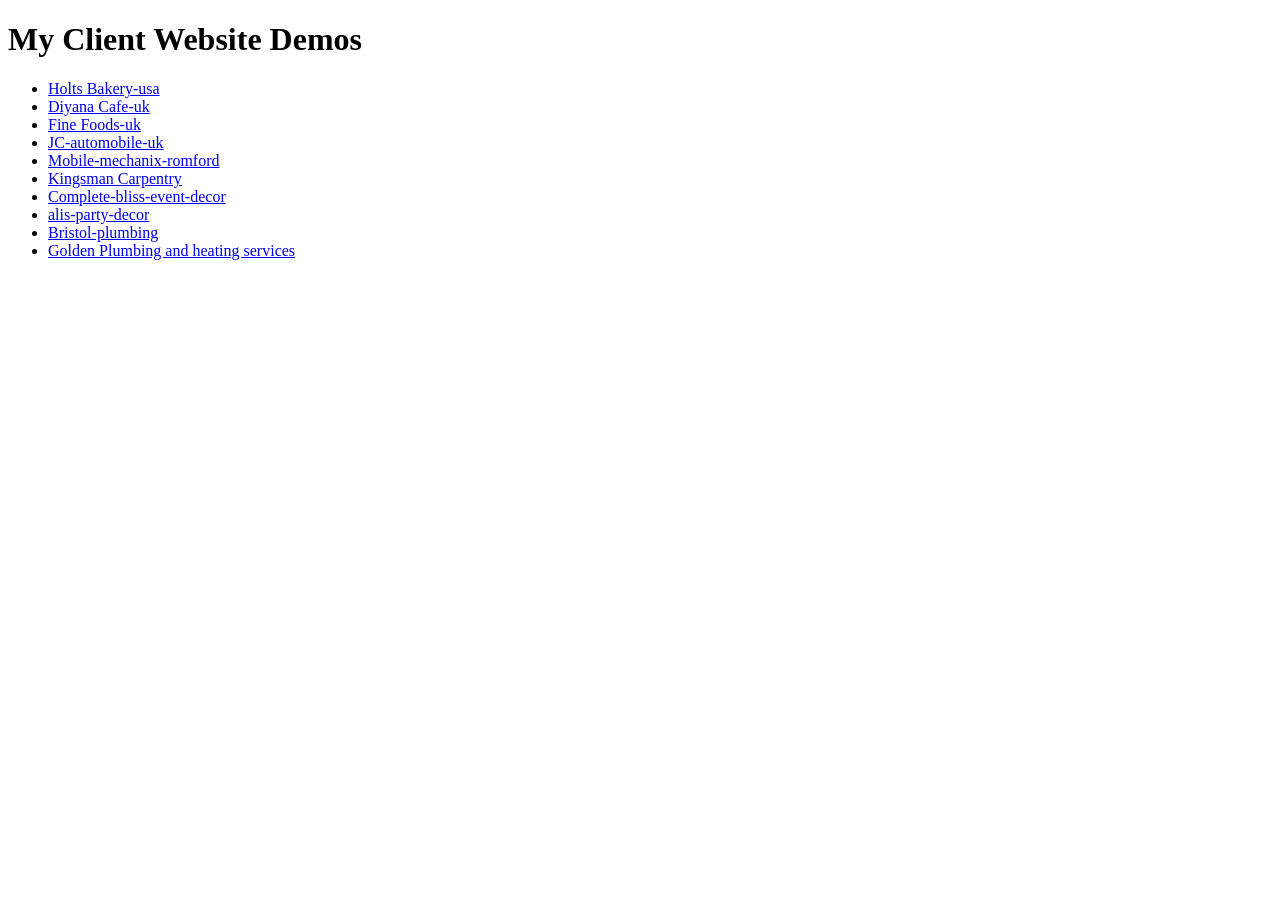
<file: index.html>
<!DOCTYPE html>
<html lang="en">
<head>
  <meta charset="UTF-8">
  <meta name="viewport" content="width=device-width, initial-scale=1.0">
  <title>Client Website Demos</title>
</head>
<body>
  <h1>My Client Website Demos</h1>

  <ul>
    <li><a href="./holts-bakery/">Holts Bakery-usa</a></li>
    <li><a href="./diyana-cafe/">Diyana Cafe-uk</a></li>
    <li><a href="./restaurant-site/">Fine Foods-uk</a></li>
    <li><a href="./Automobile-c1/">JC-automobile-uk</a></li>
    <li><a href="./mobile-mechanic-romford-website/">Mobile-mechanix-romford</a></li>
    <li><a href="./kingsman-carpentry-essex/">Kingsman Carpentry</a></li>
    <li><a href="./complete-bliss/">Complete-bliss-event-decor</a></li>
    <li><a href="./alis-party-decor/">alis-party-decor</a></li>
    <li><a href="./bristol-plumbing/">Bristol-plumbing</a></li>
    <li><a href="./Golden-heat-plumbing-services/">Golden Plumbing and heating services</a></li>
  </ul>
</body>
</html>
</file>
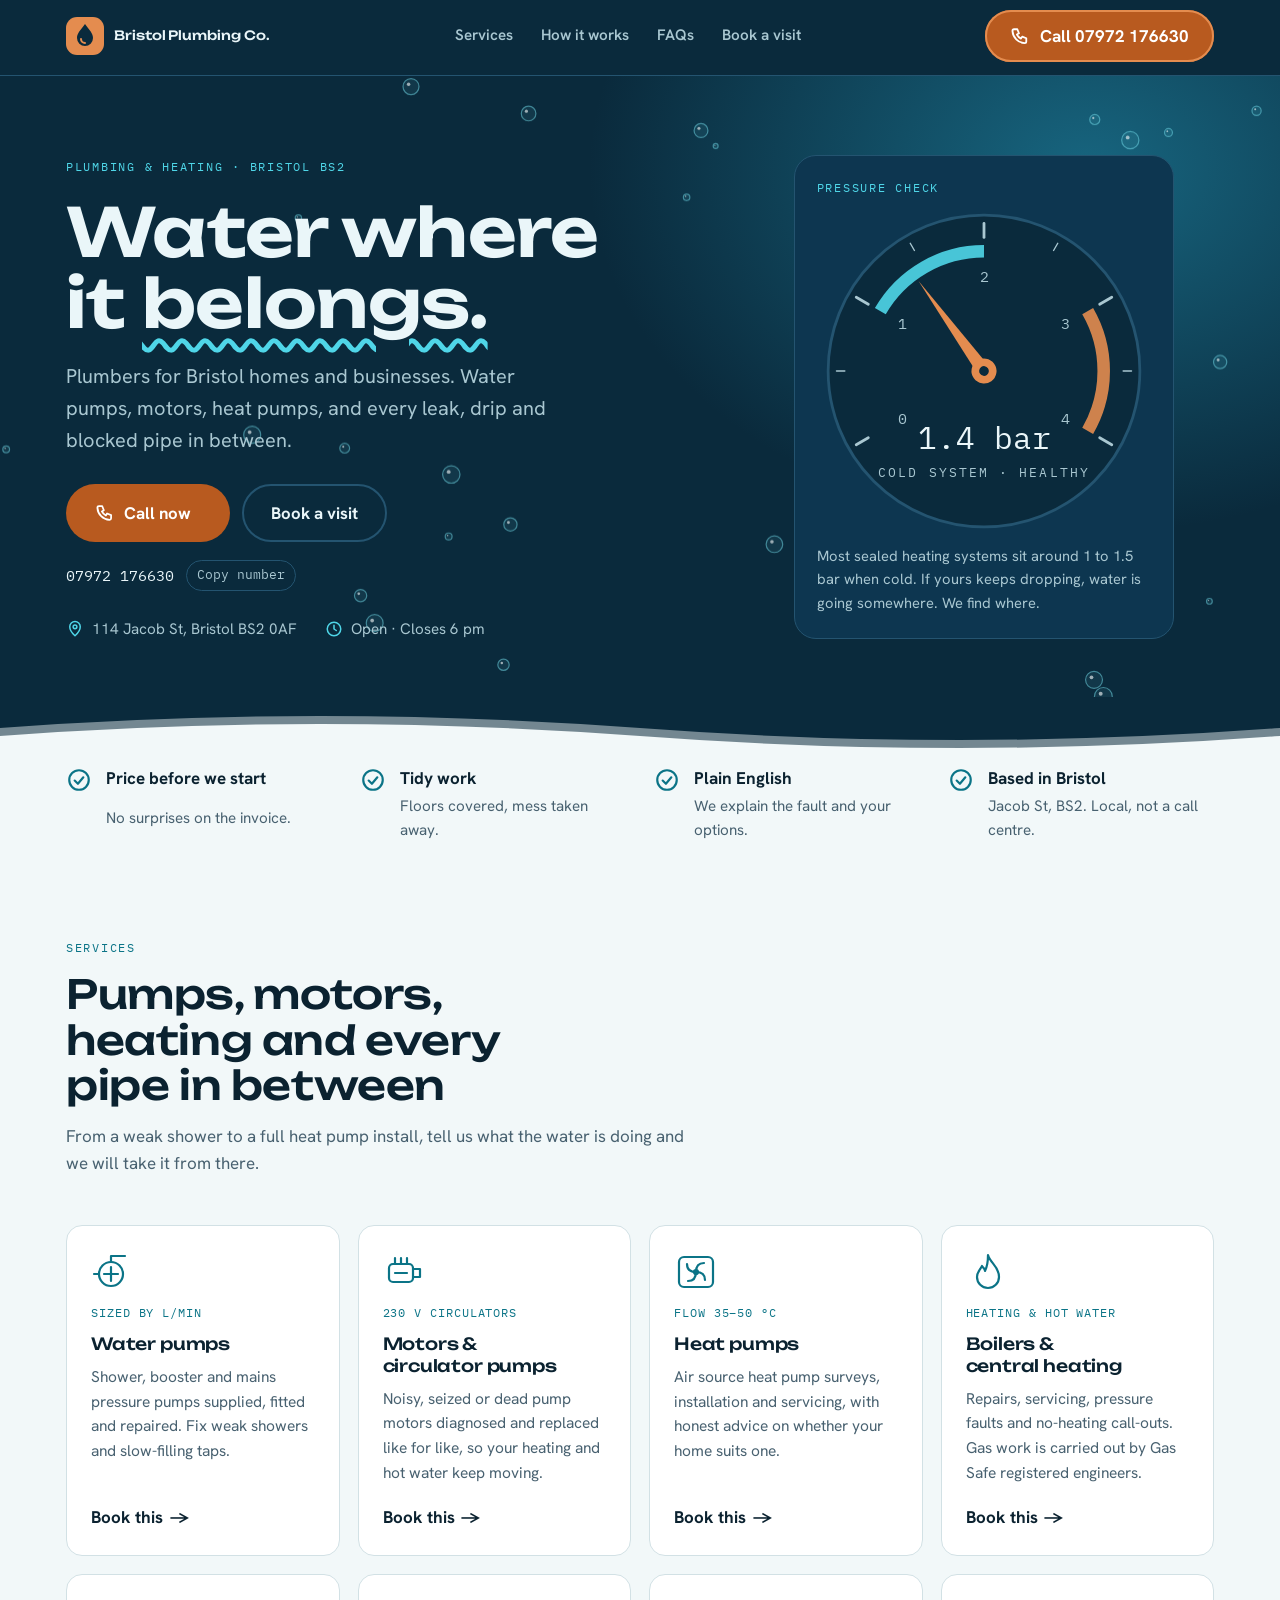
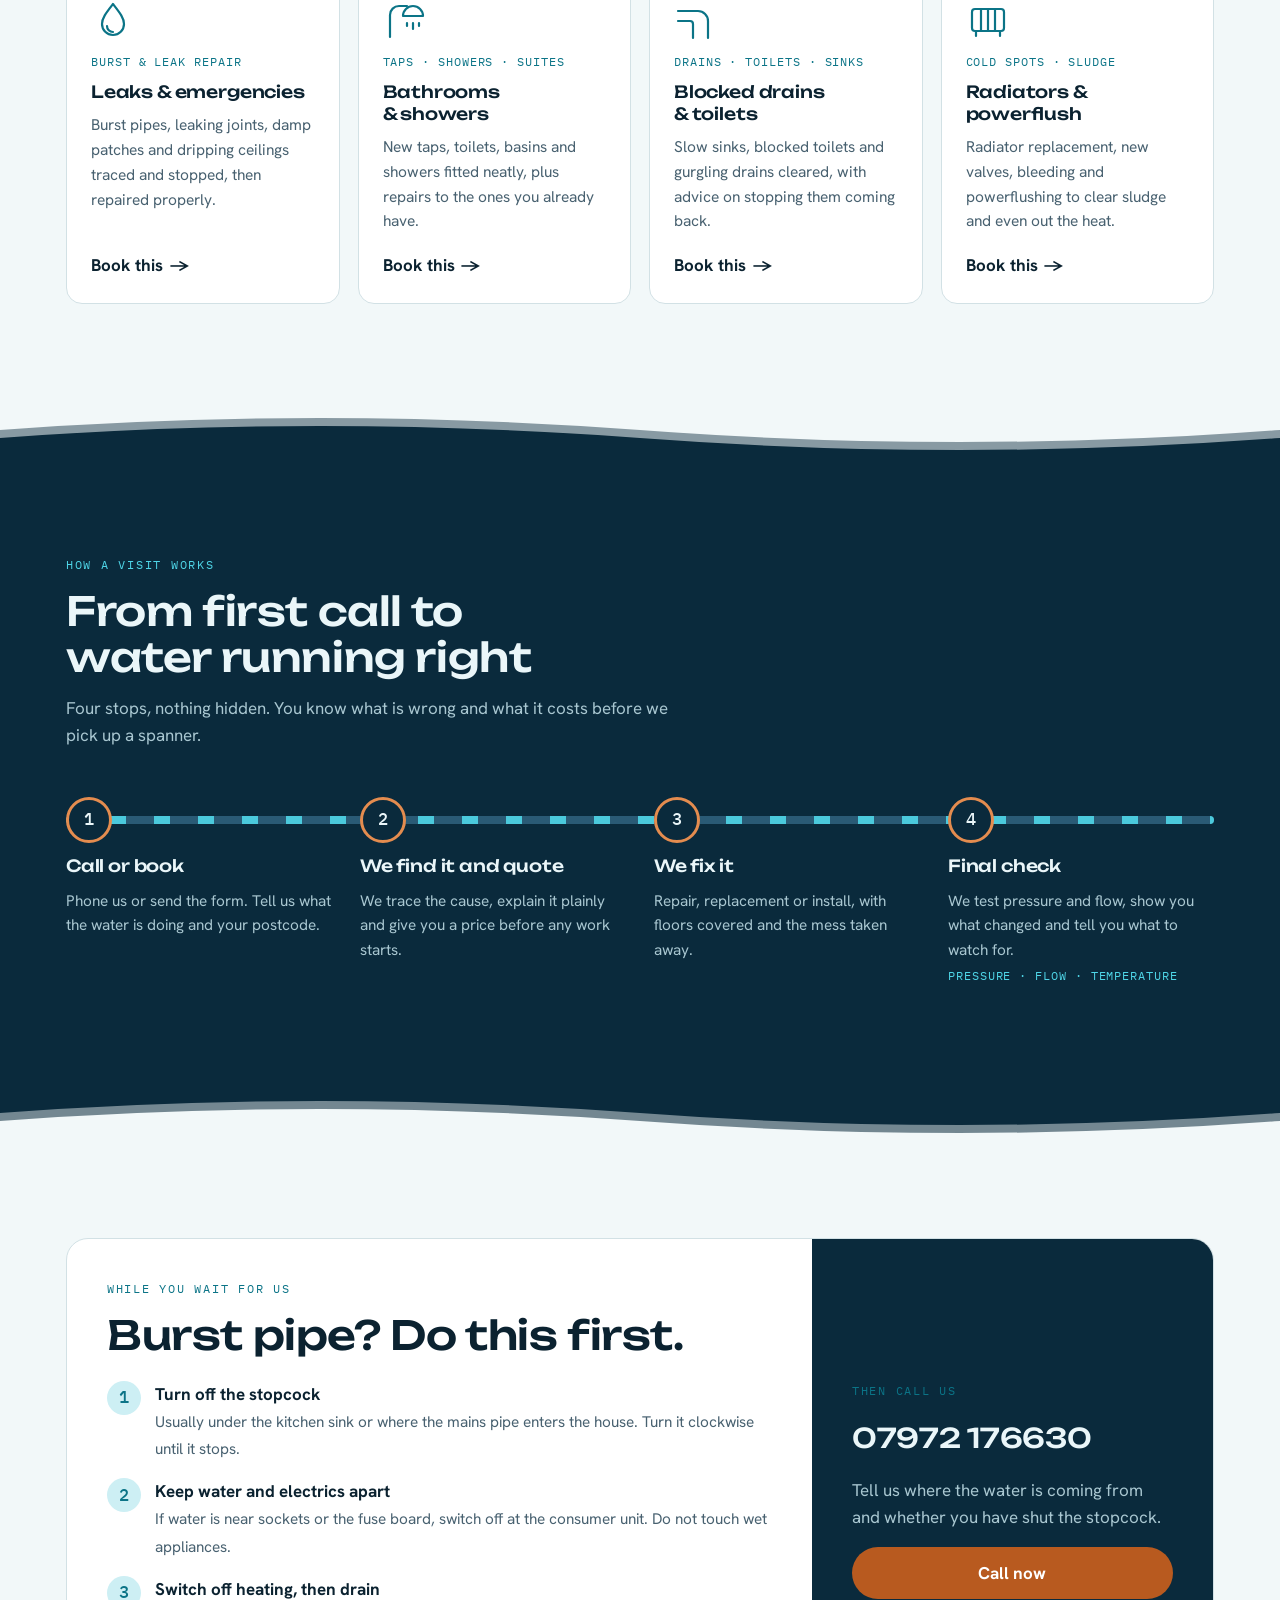
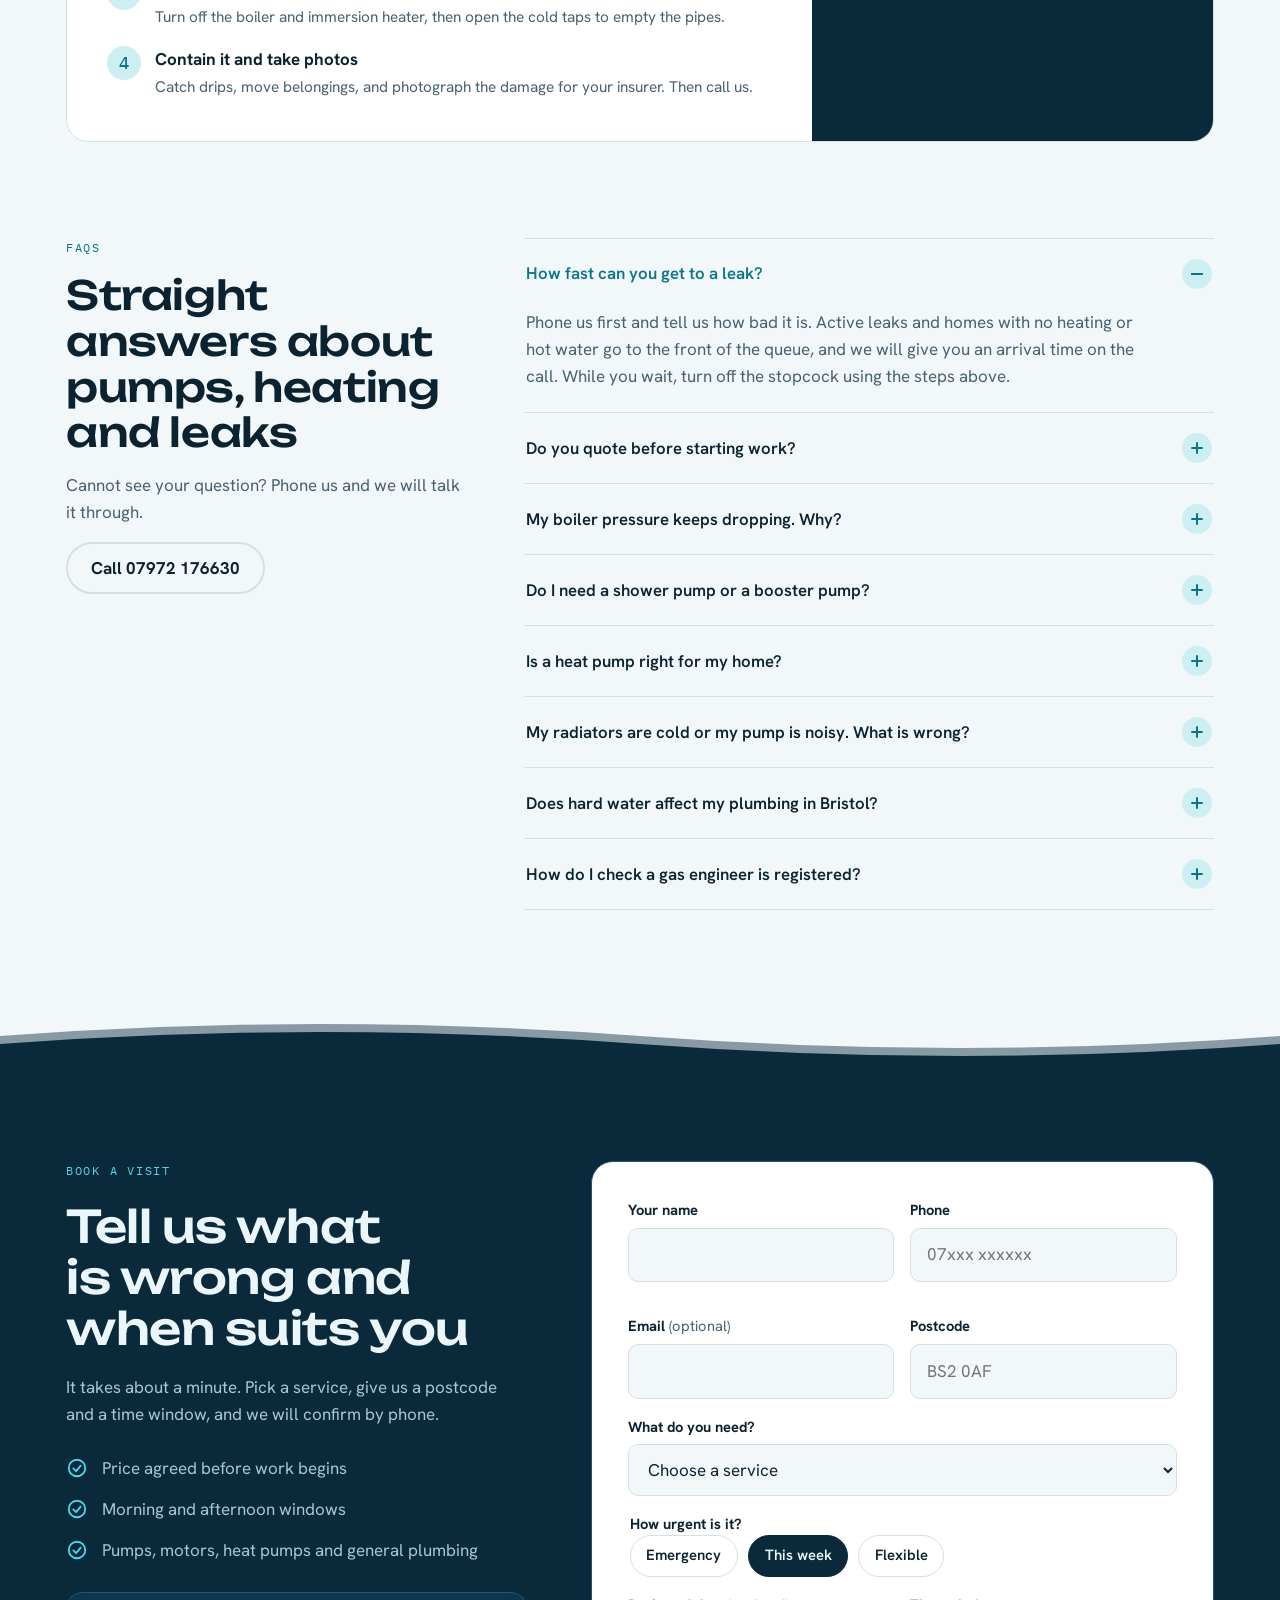
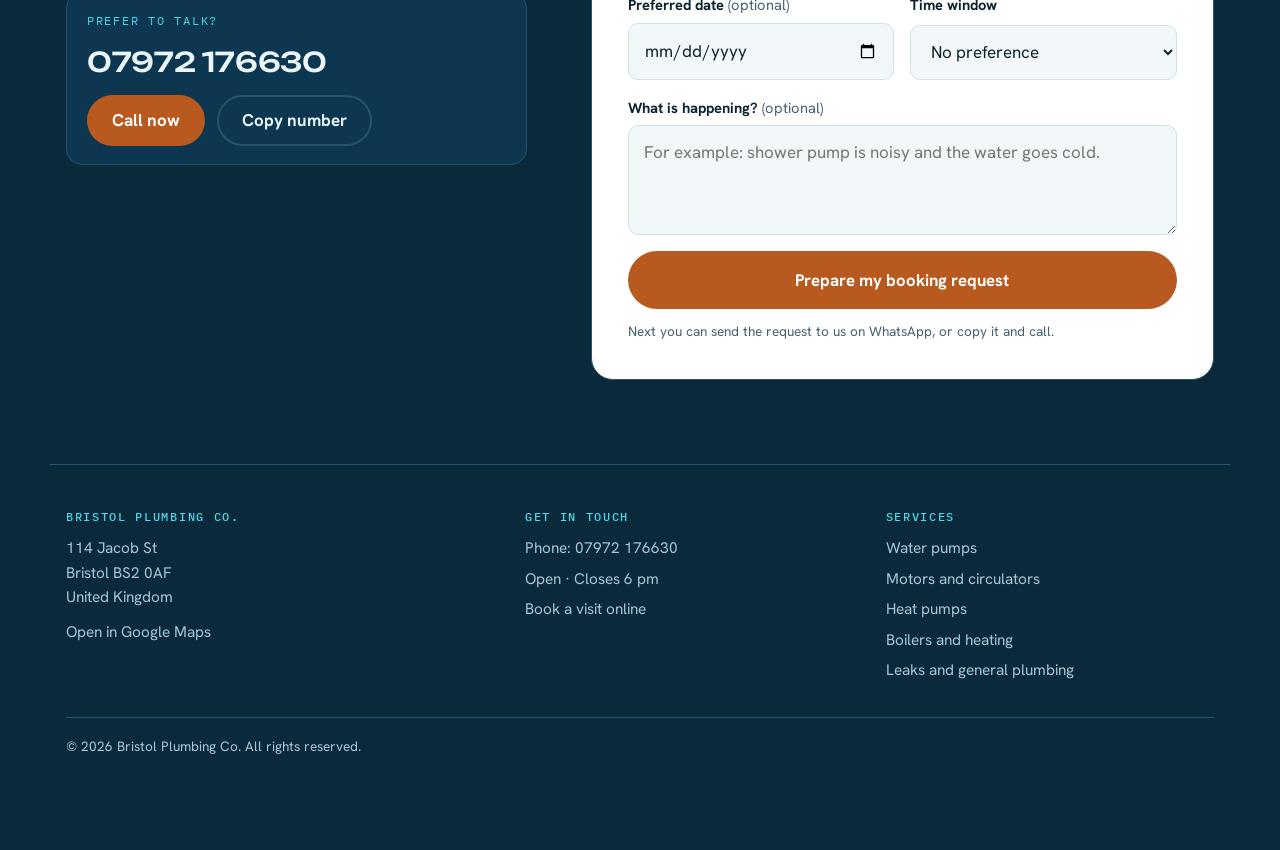
<file: bristol-plumbing/index.html>
<!doctype html>
<html lang="en-GB">
<head>
<meta charset="utf-8">
<meta name="viewport" content="width=device-width, initial-scale=1, viewport-fit=cover">
<title>Bristol Plumbing Co.</title>
<meta name="description" content="Plumbing, water pumps, motors and heat pumps in Bristol. Call 07972 176630 or book a visit online.">
<link rel="preconnect" href="https://fonts.googleapis.com">
<link rel="preconnect" href="https://fonts.gstatic.com" crossorigin>
<link href="https://fonts.googleapis.com/css2?family=Hanken+Grotesk:wght@400;500;600;700&family=IBM+Plex+Mono:wght@400;500&family=Unbounded:wght@400;500;600&display=swap" rel="stylesheet">
<link rel="stylesheet" href="styles.css">
<script type="application/ld+json">
{"@context":"https://schema.org","@type":"Plumber","name":"Bristol Plumbing Co.","telephone":"+447972176630","address":{"@type":"PostalAddress","streetAddress":"114 Jacob St","addressLocality":"Bristol","postalCode":"BS2 0AF","addressCountry":"GB"}}
</script>
</head>
<body>

<header class="top">
  <div class="wrap top-in">
    <a class="brand" href="#top" aria-label="Bristol Plumbing Co. home">
      <svg viewBox="0 0 38 38" aria-hidden="true"><rect width="38" height="38" rx="11" fill="var(--copper-bright)"/><path d="M19 7c4.6 6.2 8 9.4 8 14a8 8 0 0 1-16 0c0-4.6 3.4-7.8 8-14z" fill="var(--deep)"/><path d="M15 22a4 4 0 0 0 4 4" stroke="var(--copper-bright)" stroke-width="2" fill="none" stroke-linecap="round"/></svg>
      <span>Bristol Plumbing Co.</span>
    </a>
    <nav aria-label="Main">
      <a href="#services">Services</a>
      <a href="#process">How it works</a>
      <a href="#faqs">FAQs</a>
      <a href="#book">Book a visit</a>
    </nav>
    <a class="btn btn--call ping" href="tel:+447972176630" aria-label="Call Bristol Plumbing Co. on 07972 176630">
      <svg viewBox="0 0 24 24" fill="none" stroke="currentColor" stroke-width="2.2" stroke-linecap="round" stroke-linejoin="round" aria-hidden="true"><path d="M5 4h4l2 5-2.5 1.5a11 11 0 0 0 5 5L15 13l5 2v4a2 2 0 0 1-2 2A16 16 0 0 1 3 6a2 2 0 0 1 2-2z"/></svg>
      <span class="lbl-long">Call 07972 176630</span><span class="lbl-short">Call now</span>
      <i class="rips" aria-hidden="true"></i>
    </a>
  </div>
  <div class="progress" id="progress" aria-hidden="true"></div>
</header>

<main>
<section class="hero band-deep" id="top">
  <canvas id="bubbles" aria-hidden="true"></canvas>
  <div class="wrap hero-in">
    <div class="hero-copy">
      <span class="eyebrow">Plumbing &amp; heating · Bristol BS2</span>
      <h1>Water where it <span class="wavy">belongs.</span></h1>
      <p class="lead">Plumbers for Bristol homes and businesses. Water pumps, motors, heat pumps, and every leak, drip and blocked pipe in between.</p>
      <div class="cta-row">
        <a class="btn btn--call btn--big" href="tel:+447972176630">
          <svg viewBox="0 0 24 24" fill="none" stroke="currentColor" stroke-width="2.2" stroke-linecap="round" stroke-linejoin="round" aria-hidden="true"><path d="M5 4h4l2 5-2.5 1.5a11 11 0 0 0 5 5L15 13l5 2v4a2 2 0 0 1-2 2A16 16 0 0 1 3 6a2 2 0 0 1 2-2z"/></svg>
          Call now<i class="rips" aria-hidden="true"></i>
        </a>
        <a class="btn btn--ghost btn--big" href="#book">Book a visit<i class="rips" aria-hidden="true"></i></a>
      </div>
      <div class="numline"><span id="heroNum">07972 176630</span><button type="button" data-copy-el="heroNum">Copy number</button></div>
      <ul class="facts">
        <li><svg viewBox="0 0 24 24" fill="none" stroke="currentColor" stroke-width="2" stroke-linecap="round" stroke-linejoin="round" aria-hidden="true"><path d="M12 21s7-6.2 7-12a7 7 0 0 0-14 0c0 5.8 7 12 7 12z"/><circle cx="12" cy="9" r="2.5"/></svg>114 Jacob St, Bristol BS2 0AF</li>
        <li><svg viewBox="0 0 24 24" fill="none" stroke="currentColor" stroke-width="2" stroke-linecap="round" stroke-linejoin="round" aria-hidden="true"><circle cx="12" cy="12" r="9"/><path d="M12 7v5l3 2"/></svg>Open · Closes 6 pm</li>
      </ul>
    </div>

    <aside class="gauge-card" aria-label="Example boiler pressure gauge reading 1.4 bar">
      <span class="eyebrow">Pressure check</span>
      <svg viewBox="0 0 240 240" role="img" aria-label="Pressure gauge from 0 to 4 bar, needle at 1.4 bar">
        <circle cx="120" cy="120" r="112" fill="var(--deep)" stroke="var(--deep-line)" stroke-width="2"/>
        <g id="gaugeFace"></g>
        <g class="needle" id="needle"><g class="wobble">
          <path d="M120 40 L125 120 L115 120 Z" fill="var(--copper-bright)"/>
          <circle cx="120" cy="120" r="9" fill="var(--copper-bright)"/><circle cx="120" cy="120" r="3.5" fill="var(--deep)"/>
        </g></g>
        <text x="120" y="176" text-anchor="middle" font-family="IBM Plex Mono, monospace" font-size="22" fill="var(--on-deep)" style="font-variant-numeric:tabular-nums">1.4 bar</text>
        <text x="120" y="196" text-anchor="middle" font-family="IBM Plex Mono, monospace" font-size="9" letter-spacing="1.5" fill="var(--on-deep-muted)">COLD SYSTEM · HEALTHY</text>
      </svg>
      <p>Most sealed heating systems sit around 1 to 1.5 bar when cold. If yours keeps dropping, water is going somewhere. We find where.</p>
    </aside>
  </div>
</section>

<div class="wave" style="--from:var(--deep);--to:var(--bg)" aria-hidden="true">
  <svg class="w2" viewBox="0 0 1200 60" preserveAspectRatio="none"><path d="M0,30 Q150,6 300,30 T600,30 T900,30 T1200,30 V60 H0 Z"/></svg>
  <svg class="w1" viewBox="0 0 1200 60" preserveAspectRatio="none"><path d="M0,38 Q150,14 300,38 T600,38 T900,38 T1200,38 V60 H0 Z"/></svg>
</div>

<section class="promise" aria-label="What you can expect">
  <div class="wrap">
    <ul>
      <li class="rv"><svg viewBox="0 0 24 24" fill="none" stroke="currentColor" stroke-width="2" stroke-linecap="round" stroke-linejoin="round" aria-hidden="true"><circle cx="12" cy="12" r="9"/><path d="M8 12.5l3 3 5-6"/></svg><b>Price before we start</b><span>No surprises on the invoice.</span></li>
      <li class="rv"><svg viewBox="0 0 24 24" fill="none" stroke="currentColor" stroke-width="2" stroke-linecap="round" stroke-linejoin="round" aria-hidden="true"><circle cx="12" cy="12" r="9"/><path d="M8 12.5l3 3 5-6"/></svg><b>Tidy work</b><span>Floors covered, mess taken away.</span></li>
      <li class="rv"><svg viewBox="0 0 24 24" fill="none" stroke="currentColor" stroke-width="2" stroke-linecap="round" stroke-linejoin="round" aria-hidden="true"><circle cx="12" cy="12" r="9"/><path d="M8 12.5l3 3 5-6"/></svg><b>Plain English</b><span>We explain the fault and your options.</span></li>
      <li class="rv"><svg viewBox="0 0 24 24" fill="none" stroke="currentColor" stroke-width="2" stroke-linecap="round" stroke-linejoin="round" aria-hidden="true"><circle cx="12" cy="12" r="9"/><path d="M8 12.5l3 3 5-6"/></svg><b>Based in Bristol</b><span>Jacob St, BS2. Local, not a call centre.</span></li>
    </ul>
  </div>
</section>

<section class="sec" id="services">
  <div class="wrap">
    <div class="sec-head rv">
      <span class="eyebrow">Services</span>
      <h2>Pumps, motors, heating and every pipe in between</h2>
      <p>From a weak shower to a full heat pump install, tell us what the water is doing and we will take it from there.</p>
    </div>
    <div class="cards">
      <article class="card rv">
        <svg class="ico" viewBox="0 0 44 44" fill="none" stroke="currentColor" stroke-width="2.2" stroke-linecap="round" stroke-linejoin="round" aria-hidden="true"><circle cx="20" cy="24" r="12"/><path d="M20 12V6h14M8 24H3M20 17v14M13 24h14"/></svg>
        <span class="tag">Sized by L/min</span>
        <h3>Water pumps</h3>
        <p>Shower, booster and mains pressure pumps supplied, fitted and repaired. Fix weak showers and slow-filling taps.</p>
        <a href="#book" data-service="Water pump">Book this <span>→</span></a>
      </article>
      <article class="card rv">
        <svg class="ico" viewBox="0 0 44 44" fill="none" stroke="currentColor" stroke-width="2.2" stroke-linecap="round" stroke-linejoin="round" aria-hidden="true"><rect x="6" y="14" width="24" height="18" rx="4"/><path d="M30 19h7v8h-7M12 14V8M18 14V8M24 14V8M12 23h12"/></svg>
        <span class="tag">230 V circulators</span>
        <h3>Motors &amp; circulator pumps</h3>
        <p>Noisy, seized or dead pump motors diagnosed and replaced like for like, so your heating and hot water keep moving.</p>
        <a href="#book" data-service="Motor or circulator pump">Book this <span>→</span></a>
      </article>
      <article class="card rv">
        <svg class="ico" viewBox="0 0 44 44" fill="none" stroke="currentColor" stroke-width="2.2" stroke-linecap="round" stroke-linejoin="round" aria-hidden="true"><rect x="5" y="7" width="34" height="30" rx="5"/><circle cx="22" cy="22" r="2"/><path d="M22 22c0-6 3-9 8-9M22 22c6 0 9 3 9 8M22 22c0 6-3 9-8 9M22 22c-6 0-9-3-9-8"/></svg>
        <span class="tag">Flow 35–50 °C</span>
        <h3>Heat pumps</h3>
        <p>Air source heat pump surveys, installation and servicing, with honest advice on whether your home suits one.</p>
        <a href="#book" data-service="Heat pump">Book this <span>→</span></a>
      </article>
      <article class="card rv">
        <svg class="ico" viewBox="0 0 44 44" fill="none" stroke="currentColor" stroke-width="2.2" stroke-linecap="round" stroke-linejoin="round" aria-hidden="true"><path d="M22 5c2 8 11 11 11 22a11 11 0 0 1-22 0c0-5 3-7 5-11 2 3 3 3 3 5 2-4 3-8 3-16z"/></svg>
        <span class="tag">Heating &amp; hot water</span>
        <h3>Boilers &amp; central heating</h3>
        <p>Repairs, servicing, pressure faults and no-heating call-outs. Gas work is carried out by Gas Safe registered engineers.</p>
        <a href="#book" data-service="Boiler or heating">Book this <span>→</span></a>
      </article>
      <article class="card rv">
        <svg class="ico" viewBox="0 0 44 44" fill="none" stroke="currentColor" stroke-width="2.2" stroke-linecap="round" stroke-linejoin="round" aria-hidden="true"><path d="M22 5c7 9 11 14 11 20a11 11 0 0 1-22 0c0-6 4-11 11-20z"/><path d="M16 27a6 6 0 0 0 6 6"/></svg>
        <span class="tag">Burst &amp; leak repair</span>
        <h3>Leaks &amp; emergencies</h3>
        <p>Burst pipes, leaking joints, damp patches and dripping ceilings traced and stopped, then repaired properly.</p>
        <a href="#book" data-service="Leak or burst pipe">Book this <span>→</span></a>
      </article>
      <article class="card rv">
        <svg class="ico" viewBox="0 0 44 44" fill="none" stroke="currentColor" stroke-width="2.2" stroke-linecap="round" stroke-linejoin="round" aria-hidden="true"><path d="M7 38V16a9 9 0 0 1 9-9h8"/><path d="M20 17h20a10 10 0 0 0-20 0z"/><path d="M24 24v3M30 24v6M36 24v3"/></svg>
        <span class="tag">Taps · showers · suites</span>
        <h3>Bathrooms &amp; showers</h3>
        <p>New taps, toilets, basins and showers fitted neatly, plus repairs to the ones you already have.</p>
        <a href="#book" data-service="Bathroom or shower">Book this <span>→</span></a>
      </article>
      <article class="card rv">
        <svg class="ico" viewBox="0 0 44 44" fill="none" stroke="currentColor" stroke-width="2.2" stroke-linecap="round" stroke-linejoin="round" aria-hidden="true"><path d="M4 12h20a10 10 0 0 1 10 10v17M4 22h12a3 3 0 0 1 3 3v14"/></svg>
        <span class="tag">Drains · toilets · sinks</span>
        <h3>Blocked drains &amp; toilets</h3>
        <p>Slow sinks, blocked toilets and gurgling drains cleared, with advice on stopping them coming back.</p>
        <a href="#book" data-service="Blocked drain or toilet">Book this <span>→</span></a>
      </article>
      <article class="card rv">
        <svg class="ico" viewBox="0 0 44 44" fill="none" stroke="currentColor" stroke-width="2.2" stroke-linecap="round" stroke-linejoin="round" aria-hidden="true"><rect x="6" y="10" width="32" height="22" rx="3"/><path d="M15 10v22M22 10v22M29 10v22M10 32v5M34 32v5"/></svg>
        <span class="tag">Cold spots · sludge</span>
        <h3>Radiators &amp; powerflush</h3>
        <p>Radiator replacement, new valves, bleeding and powerflushing to clear sludge and even out the heat.</p>
        <a href="#book" data-service="Radiators and powerflush">Book this <span>→</span></a>
      </article>
    </div>
  </div>
</section>

<div class="wave" style="--from:var(--bg);--to:var(--deep)" aria-hidden="true">
  <svg class="w2" viewBox="0 0 1200 60" preserveAspectRatio="none"><path d="M0,30 Q150,6 300,30 T600,30 T900,30 T1200,30 V60 H0 Z"/></svg>
  <svg class="w1" viewBox="0 0 1200 60" preserveAspectRatio="none"><path d="M0,38 Q150,14 300,38 T600,38 T900,38 T1200,38 V60 H0 Z"/></svg>
</div>

<section class="sec band-deep" id="process">
  <div class="wrap">
    <div class="sec-head rv">
      <span class="eyebrow">How a visit works</span>
      <h2>From first call to water running right</h2>
      <p>Four stops, nothing hidden. You know what is wrong and what it costs before we pick up a spanner.</p>
    </div>
    <ol class="steps">
      <li class="step rv"><span class="node">1</span><h3>Call or book</h3><p>Phone us or send the form. Tell us what the water is doing and your postcode.</p></li>
      <li class="step rv"><span class="node">2</span><h3>We find it and quote</h3><p>We trace the cause, explain it plainly and give you a price before any work starts.</p></li>
      <li class="step rv"><span class="node">3</span><h3>We fix it</h3><p>Repair, replacement or install, with floors covered and the mess taken away.</p></li>
      <li class="step rv"><span class="node">4</span><h3>Final check</h3><p>We test pressure and flow, show you what changed and tell you what to watch for.<br><span class="tag">Pressure · flow · temperature</span></p></li>
    </ol>
  </div>
</section>

<div class="wave" style="--from:var(--deep);--to:var(--bg)" aria-hidden="true">
  <svg class="w2" viewBox="0 0 1200 60" preserveAspectRatio="none"><path d="M0,30 Q150,6 300,30 T600,30 T900,30 T1200,30 V60 H0 Z"/></svg>
  <svg class="w1" viewBox="0 0 1200 60" preserveAspectRatio="none"><path d="M0,38 Q150,14 300,38 T600,38 T900,38 T1200,38 V60 H0 Z"/></svg>
</div>

<section class="sec" id="emergency" style="padding-bottom:0">
  <div class="wrap">
    <div class="emerg rv">
      <div class="emerg-main">
        <div class="sec-head" style="margin:0">
          <span class="eyebrow">While you wait for us</span>
          <h2>Burst pipe? Do this first.</h2>
        </div>
        <ol>
          <li><div><b>Turn off the stopcock</b><span>Usually under the kitchen sink or where the mains pipe enters the house. Turn it clockwise until it stops.</span></div></li>
          <li><div><b>Keep water and electrics apart</b><span>If water is near sockets or the fuse board, switch off at the consumer unit. Do not touch wet appliances.</span></div></li>
          <li><div><b>Switch off heating, then drain</b><span>Turn off the boiler and immersion heater, then open the cold taps to empty the pipes.</span></div></li>
          <li><div><b>Contain it and take photos</b><span>Catch drips, move belongings, and photograph the damage for your insurer. Then call us.</span></div></li>
        </ol>
      </div>
      <div class="emerg-side">
        <span class="eyebrow">Then call us</span>
        <div class="bignum">07972 176630</div>
        <p>Tell us where the water is coming from and whether you have shut the stopcock.</p>
        <a class="btn btn--call" href="tel:+447972176630">Call now<i class="rips" aria-hidden="true"></i></a>
      </div>
    </div>
  </div>
</section>

<section class="sec" id="faqs">
  <div class="wrap faq-grid">
    <div class="faq-side rv">
      <span class="eyebrow">FAQs</span>
      <h2>Straight answers about pumps, heating and leaks</h2>
      <p>Cannot see your question? Phone us and we will talk it through.</p>
      <div><a class="btn btn--line" href="tel:+447972176630">Call 07972 176630<i class="rips" aria-hidden="true"></i></a></div>
    </div>
    <div class="faq-list rv">
      <details open>
        <summary>How fast can you get to a leak?<i class="pm" aria-hidden="true"></i></summary>
        <div class="ans">Phone us first and tell us how bad it is. Active leaks and homes with no heating or hot water go to the front of the queue, and we will give you an arrival time on the call. While you wait, turn off the stopcock using the steps above.</div>
      </details>
      <details>
        <summary>Do you quote before starting work?<i class="pm" aria-hidden="true"></i></summary>
        <div class="ans">Yes. We find the cause, explain it, and give you a price before we start. If we uncover something new while working, we stop and talk to you before anything is added.</div>
      </details>
      <details>
        <summary>My boiler pressure keeps dropping. Why?<i class="pm" aria-hidden="true"></i></summary>
        <div class="ans">Most sealed heating systems sit around 1 to 1.5 bar when cold. If it falls below 1 bar again after topping up, water is escaping somewhere: a leaking radiator valve, a weeping pump seal, a faulty expansion vessel or a failing pressure relief valve. Topping up over and over hides the fault and adds fresh water that brings in scale and oxygen. Call us and we will trace it.</div>
      </details>
      <details>
        <summary>Do I need a shower pump or a booster pump?<i class="pm" aria-hidden="true"></i></summary>
        <div class="ans">A shower pump boosts a single shower on a tank-fed system. A booster set serves the whole house, usually when mains or stored water arrives too slowly. The right choice depends on your flow in litres per minute and your pipe size, so we measure before we recommend anything.</div>
      </details>
      <details>
        <summary>Is a heat pump right for my home?<i class="pm" aria-hidden="true"></i></summary>
        <div class="ans">It depends on your insulation, your radiators, and space for the outdoor unit and a hot water cylinder. Heat pumps run at lower flow temperatures, often 35 to 50 °C, so some homes need larger radiators or better insulation to stay comfortable. Grants such as the Boiler Upgrade Scheme may be available in England and Wales, and the rules change, so check gov.uk or ask us during a survey.</div>
      </details>
      <details>
        <summary>My radiators are cold or my pump is noisy. What is wrong?<i class="pm" aria-hidden="true"></i></summary>
        <div class="ans">A cold patch at the top of a radiator usually means trapped air, and bleeding it helps. Cold at the bottom points to sludge. A pump that hums, rattles or will not start is often a worn or seized motor. Many circulator pumps can be replaced like for like once the fault is confirmed.</div>
      </details>
      <details>
        <summary>Does hard water affect my plumbing in Bristol?<i class="pm" aria-hidden="true"></i></summary>
        <div class="ans">Bristol is a hard water area. Limescale builds up in taps, shower heads and kettles, and inside boilers and heat exchangers, which makes them work harder and fail sooner. A scale inhibitor, a softener or regular descaling can help. Ask us which suits your home.</div>
      </details>
      <details>
        <summary>How do I check a gas engineer is registered?<i class="pm" aria-hidden="true"></i></summary>
        <div class="ans">Anyone working on gas appliances in the UK must be on the Gas Safe Register. Ask to see their ID card and check the licence number at <a href="https://www.gassaferegister.co.uk" target="_blank" rel="noopener">gassaferegister.co.uk</a>.</div>
      </details>
    </div>
  </div>
</section>

<div class="wave" style="--from:var(--bg);--to:var(--deep)" aria-hidden="true">
  <svg class="w2" viewBox="0 0 1200 60" preserveAspectRatio="none"><path d="M0,30 Q150,6 300,30 T600,30 T900,30 T1200,30 V60 H0 Z"/></svg>
  <svg class="w1" viewBox="0 0 1200 60" preserveAspectRatio="none"><path d="M0,38 Q150,14 300,38 T600,38 T900,38 T1200,38 V60 H0 Z"/></svg>
</div>

<section class="sec band-deep" id="book" style="padding-bottom:clamp(40px,6vw,64px)">
  <div class="wrap book-grid">
    <div class="book-copy rv">
      <span class="eyebrow">Book a visit</span>
      <h2>Tell us what is wrong and when suits you</h2>
      <p>It takes about a minute. Pick a service, give us a postcode and a time window, and we will confirm by phone.</p>
      <ul class="book-points">
        <li><svg viewBox="0 0 24 24" fill="none" stroke="currentColor" stroke-width="2" stroke-linecap="round" stroke-linejoin="round" aria-hidden="true"><circle cx="12" cy="12" r="9"/><path d="M8 12.5l3 3 5-6"/></svg><span>Price agreed before work begins</span></li>
        <li><svg viewBox="0 0 24 24" fill="none" stroke="currentColor" stroke-width="2" stroke-linecap="round" stroke-linejoin="round" aria-hidden="true"><circle cx="12" cy="12" r="9"/><path d="M8 12.5l3 3 5-6"/></svg><span>Morning and afternoon windows</span></li>
        <li><svg viewBox="0 0 24 24" fill="none" stroke="currentColor" stroke-width="2" stroke-linecap="round" stroke-linejoin="round" aria-hidden="true"><circle cx="12" cy="12" r="9"/><path d="M8 12.5l3 3 5-6"/></svg><span>Pumps, motors, heat pumps and general plumbing</span></li>
      </ul>
      <div class="callbox">
        <span class="eyebrow">Prefer to talk?</span>
        <div class="bignum" id="bookNum">07972 176630</div>
        <div class="cta-row" style="margin:0">
          <a class="btn btn--call" href="tel:+447972176630">Call now<i class="rips" aria-hidden="true"></i></a>
          <button type="button" class="btn btn--ghost" data-copy-el="bookNum">Copy number<i class="rips" aria-hidden="true"></i></button>
        </div>
      </div>
    </div>

    <div class="form-card rv">
      <form id="bookForm" novalidate>
        <div class="grid2">
          <div class="field"><label for="f-name">Your name</label><input id="f-name" name="name" type="text" autocomplete="name" aria-describedby="e-name"><p class="err" id="e-name" hidden></p></div>
          <div class="field"><label for="f-phone">Phone</label><input id="f-phone" name="phone" type="tel" inputmode="tel" autocomplete="tel" placeholder="07xxx xxxxxx" aria-describedby="e-phone"><p class="err" id="e-phone" hidden></p></div>
          <div class="field"><label for="f-email">Email <span class="opt">(optional)</span></label><input id="f-email" name="email" type="email" autocomplete="email" aria-describedby="e-email"><p class="err" id="e-email" hidden></p></div>
          <div class="field"><label for="f-postcode">Postcode</label><input id="f-postcode" name="postcode" type="text" autocomplete="postal-code" placeholder="BS2 0AF" aria-describedby="e-postcode"><p class="err" id="e-postcode" hidden></p></div>
        </div>
        <div class="field">
          <label for="f-service">What do you need?</label>
          <select id="f-service" name="service" aria-describedby="e-service">
            <option value="">Choose a service</option>
            <option>Water pump</option>
            <option>Motor or circulator pump</option>
            <option>Heat pump</option>
            <option>Boiler or heating</option>
            <option>Leak or burst pipe</option>
            <option>Bathroom or shower</option>
            <option>Blocked drain or toilet</option>
            <option>Radiators and powerflush</option>
            <option>Something else or not sure</option>
          </select>
          <p class="err" id="e-service" hidden></p>
        </div>
        <fieldset class="field">
          <legend>How urgent is it?</legend>
          <div class="chips">
            <label class="chip"><input type="radio" name="urgency" value="Emergency, water is escaping now"><span>Emergency</span></label>
            <label class="chip"><input type="radio" name="urgency" value="This week" checked><span>This week</span></label>
            <label class="chip"><input type="radio" name="urgency" value="Flexible"><span>Flexible</span></label>
          </div>
        </fieldset>
        <p class="note" id="emNote" hidden>Burst pipe or water near electrics? Please call 07972 176630 instead of waiting on a form.</p>
        <div class="grid2">
          <div class="field"><label for="f-date">Preferred date <span class="opt">(optional)</span></label><input id="f-date" name="date" type="date" aria-describedby="e-date"><p class="err" id="e-date" hidden></p></div>
          <div class="field"><label for="f-time">Time window</label>
            <select id="f-time" name="time"><option>No preference</option><option>Morning</option><option>Afternoon (before 6 pm)</option></select>
          </div>
        </div>
        <div class="field"><label for="f-notes">What is happening? <span class="opt">(optional)</span></label><textarea id="f-notes" name="notes" placeholder="For example: shower pump is noisy and the water goes cold."></textarea></div>
        <button class="btn btn--call btn--big" type="submit">Prepare my booking request<i class="rips" aria-hidden="true"></i></button>
        <p class="fine">Next you can send the request to us on WhatsApp, or copy it and call.</p>
      </form>

      <div class="sum" id="summary" hidden>
        <h3>Your request is ready to send</h3>
        <p class="fine" style="margin:0">Nothing has been sent yet. Choose how you would like to send it.</p>
        <pre class="sum-pre" id="sumText"></pre>
        <div class="sum-actions">
          <a class="btn btn--call" id="waLink" href="https://wa.me/447972176630" target="_blank" rel="noopener">Send on WhatsApp<i class="rips" aria-hidden="true"></i></a>
          <button type="button" class="btn btn--line" id="copySum">Copy details<i class="rips" aria-hidden="true"></i></button>
          <button type="button" class="btn btn--line" id="editReq">Edit request<i class="rips" aria-hidden="true"></i></button>
        </div>
        <p class="fine">Or call 07972 176630 and read it out. We are happy either way.</p>
      </div>
    </div>
  </div>

  <footer class="wrap foot" style="margin-top:clamp(48px,7vw,84px)">
    <div class="foot-grid">
      <div>
        <h3>Bristol Plumbing Co.</h3>
        <p>114 Jacob St<br>Bristol BS2 0AF<br>United Kingdom</p>
        <p style="margin-top:10px"><a href="https://www.google.com/maps/search/?api=1&amp;query=114+Jacob+St+Bristol+BS2+0AF" target="_blank" rel="noopener">Open in Google Maps</a></p>
      </div>
      <div>
        <h3>Get in touch</h3>
        <ul>
          <li>Phone: <a href="tel:+447972176630">07972 176630</a></li>
          <li>Open · Closes 6 pm</li>
          <li><a href="#book">Book a visit online</a></li>
        </ul>
      </div>
      <div>
        <h3>Services</h3>
        <ul>
          <li>Water pumps</li><li>Motors and circulators</li><li>Heat pumps</li><li>Boilers and heating</li><li>Leaks and general plumbing</li>
        </ul>
      </div>
    </div>
    <p class="legal">© 2026 Bristol Plumbing Co. All rights reserved.</p>
  </footer>
</section>
</main>

<div class="callbar">
  <a class="btn btn--call" href="tel:+447972176630">Call now<i class="rips" aria-hidden="true"></i></a>
  <a class="btn btn--ghost" href="#book">Book a visit<i class="rips" aria-hidden="true"></i></a>
</div>

<script src="script.js"></script>
</body>
</html>
</file>
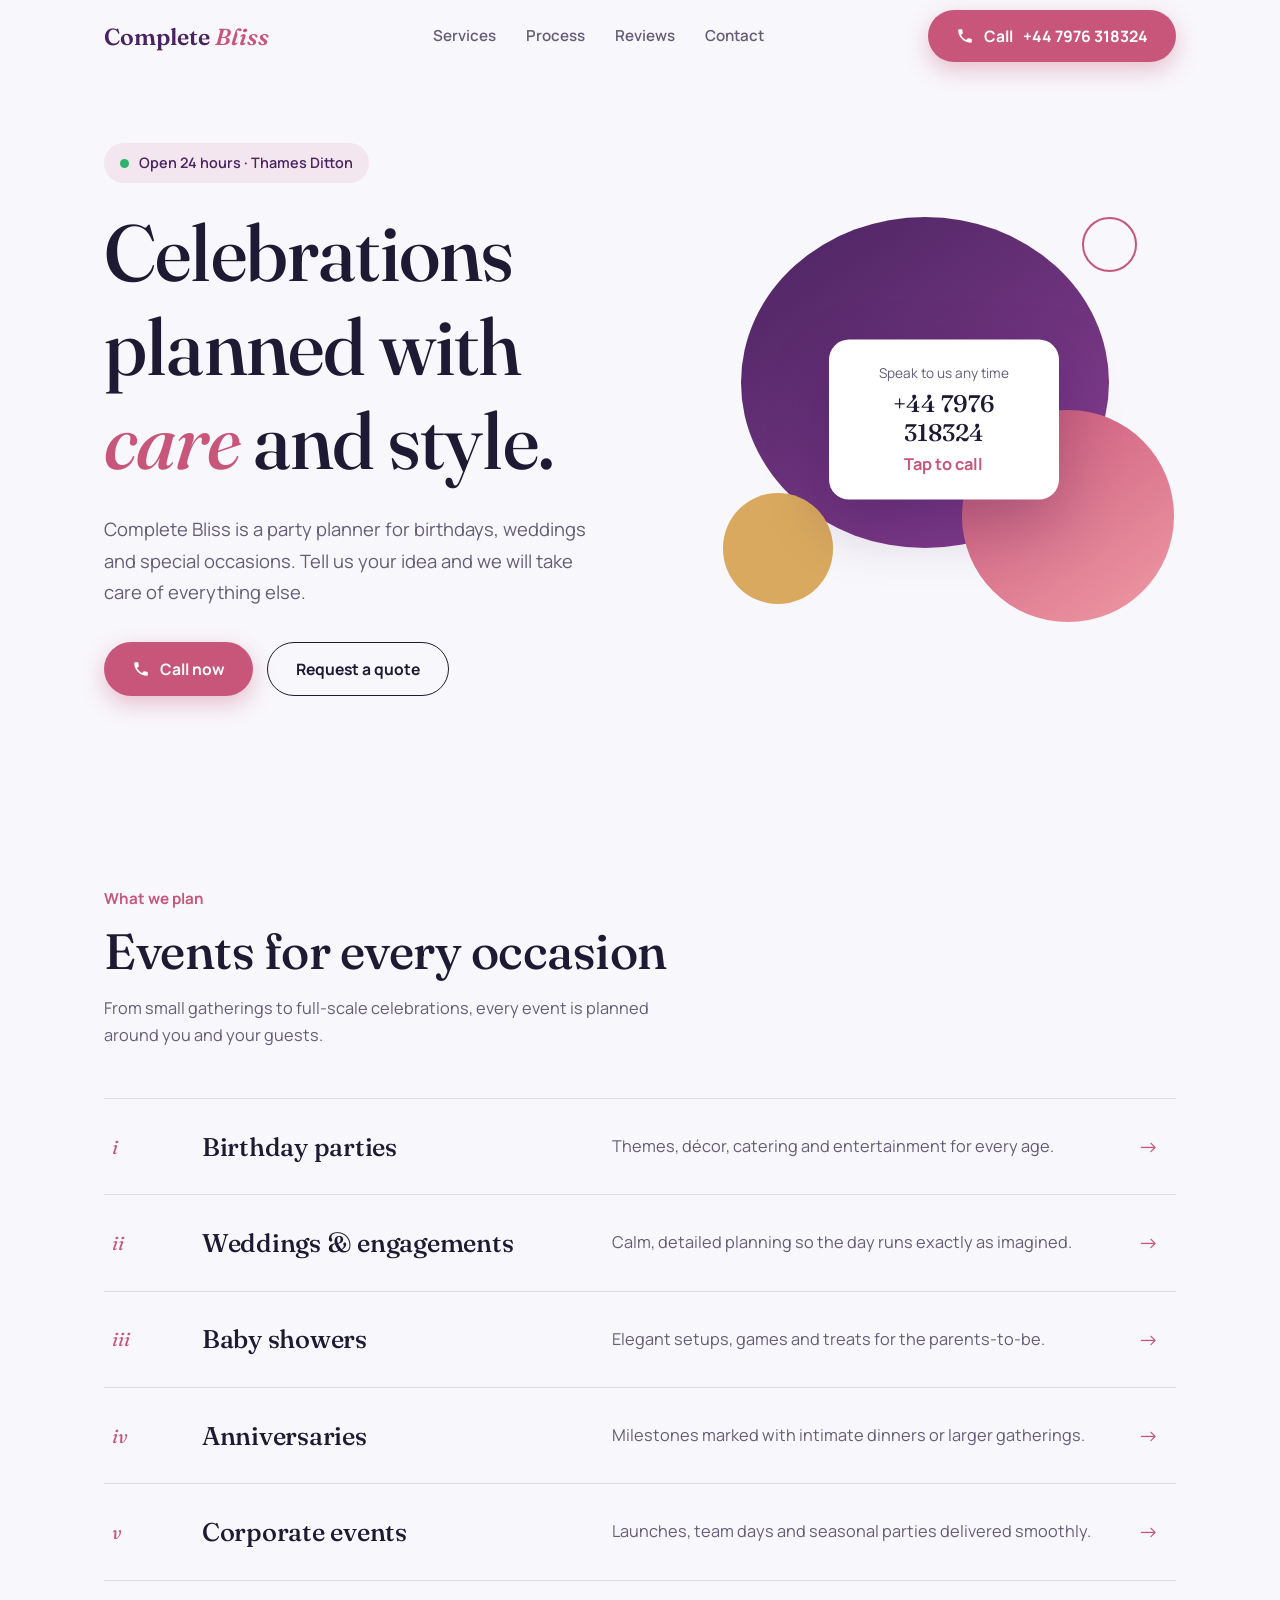
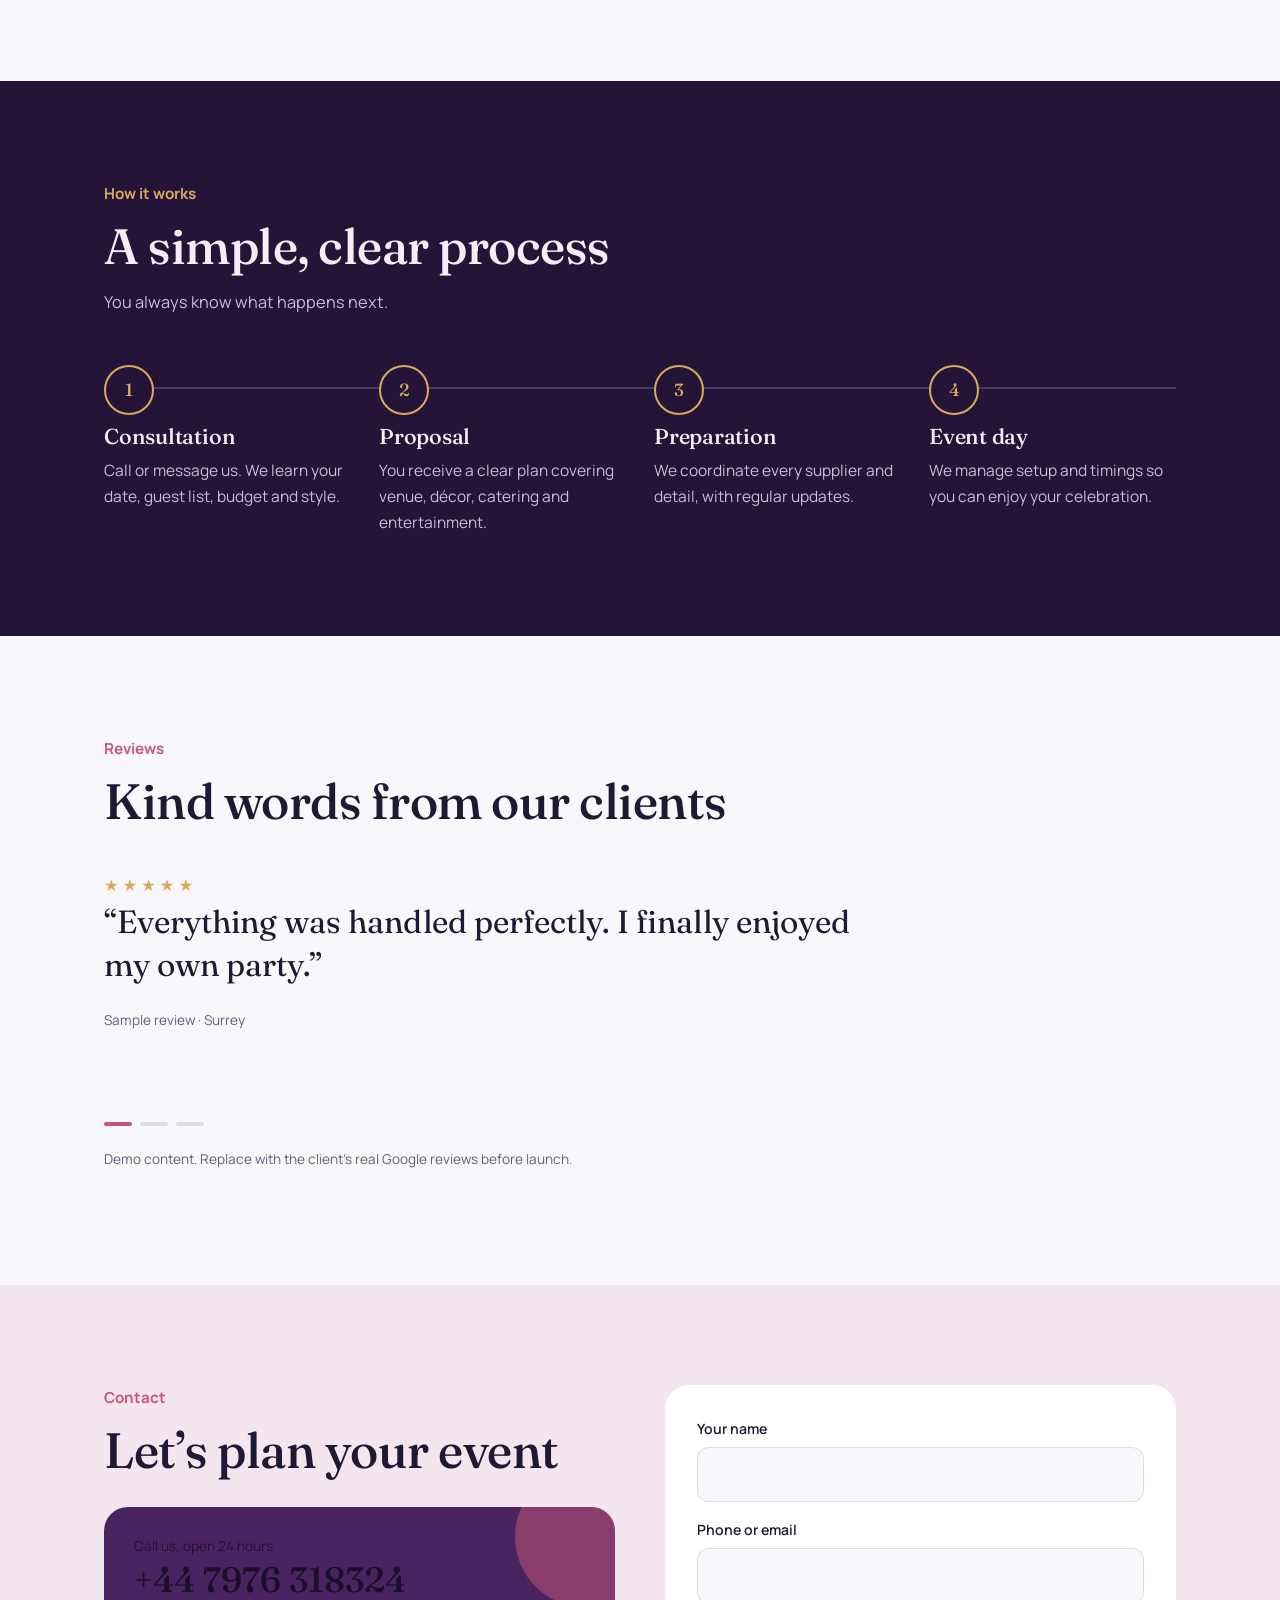
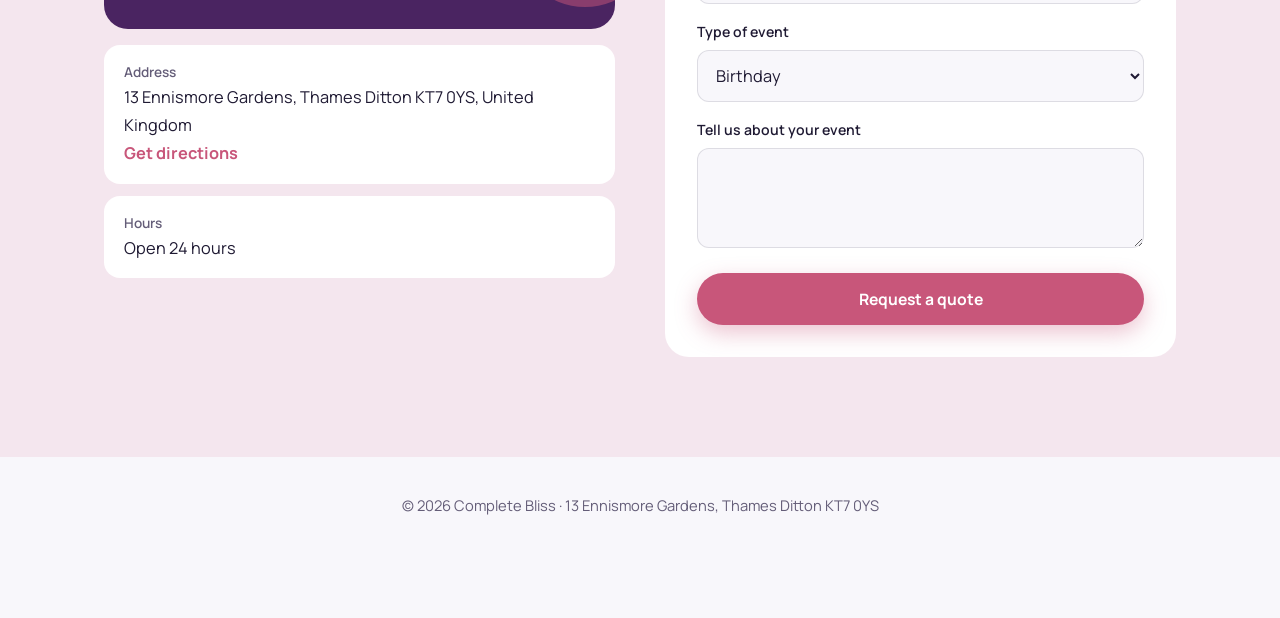
<file: complete-bliss/index.html>
<!DOCTYPE html>
<html lang="en-GB">
<head>
<meta charset="utf-8">
<meta name="viewport" content="width=device-width, initial-scale=1, viewport-fit=cover">
<title>Complete Bliss | Party & Event Planner, Thames Ditton</title>
<link rel="preconnect" href="https://fonts.googleapis.com">
<link rel="preconnect" href="https://fonts.gstatic.com" crossorigin>
<link href="https://fonts.googleapis.com/css2?family=Fraunces:opsz,wght@9..144,400;9..144,500;9..144,600&family=Manrope:wght@400;500;600;700&display=swap" rel="stylesheet">
<link rel="stylesheet" href="style.css">
</head>
<body>
<nav id="nav"><div class="wrap">
<a class="logo" href="#top">Complete <em>Bliss</em></a>
<ul><li><a href="#services">Services</a></li><li><a href="#process">Process</a></li><li><a href="#reviews">Reviews</a></li><li><a href="#contact">Contact</a></li></ul>
<a class="btn call" href="tel:+447976318324"><svg viewBox="0 0 24 24"><path d="M6.6 10.8a15 15 0 0 0 6.6 6.6l2.2-2.2a1 1 0 0 1 1-.25c1.1.37 2.3.57 3.6.57a1 1 0 0 1 1 1V20a1 1 0 0 1-1 1A17 17 0 0 1 3 4a1 1 0 0 1 1-1h3.5a1 1 0 0 1 1 1c0 1.3.2 2.5.57 3.6a1 1 0 0 1-.25 1z"/></svg>Call <span class="num">+44 7976 318324</span></a>
</div></nav>

<header class="hero" id="top"><div class="wrap">
<div>
<div class="tag"><span class="dot"></span>Open 24 hours · Thames Ditton</div>
<h1><span class="ln"><span>Celebrations</span></span><span class="ln"><span>planned with</span></span><span class="ln"><span><i>care</i> and style.</span></span></h1>
<p>Complete Bliss is a party planner for birthdays, weddings and special occasions. Tell us your idea and we will take care of everything else.</p>
<div class="acts"><a class="btn call" href="tel:+447976318324"><svg viewBox="0 0 24 24"><path d="M6.6 10.8a15 15 0 0 0 6.6 6.6l2.2-2.2a1 1 0 0 1 1-.25c1.1.37 2.3.57 3.6.57a1 1 0 0 1 1 1V20a1 1 0 0 1-1 1A17 17 0 0 1 3 4a1 1 0 0 1 1-1h3.5a1 1 0 0 1 1 1c0 1.3.2 2.5.57 3.6a1 1 0 0 1-.25 1z"/></svg>Call now</a><a class="btn ghost" href="#contact">Request a quote</a></div>
</div>
<div class="vis" aria-hidden="true"><div class="c c1"></div><div class="c c2"></div><div class="c c3"></div><div class="c c4"></div>
<div class="card"><small>Speak to us any time</small><b>+44 7976 318324</b><a href="tel:+447976318324">Tap to call</a></div></div>
</div></header>

<section id="services"><div class="wrap">
<div class="eyebrow rv">What we plan</div>
<h2 class="rv">Events for every occasion</h2>
<p class="lead rv">From small gatherings to full-scale celebrations, every event is planned around you and your guests.</p>
<div class="svc">
<div class="row rv"><span class="n">i</span><h3>Birthday parties</h3><p>Themes, décor, catering and entertainment for every age.</p><span class="ar">→</span></div>
<div class="row rv"><span class="n">ii</span><h3>Weddings & engagements</h3><p>Calm, detailed planning so the day runs exactly as imagined.</p><span class="ar">→</span></div>
<div class="row rv"><span class="n">iii</span><h3>Baby showers</h3><p>Elegant setups, games and treats for the parents-to-be.</p><span class="ar">→</span></div>
<div class="row rv"><span class="n">iv</span><h3>Anniversaries</h3><p>Milestones marked with intimate dinners or larger gatherings.</p><span class="ar">→</span></div>
<div class="row rv"><span class="n">v</span><h3>Corporate events</h3><p>Launches, team days and seasonal parties delivered smoothly.</p><span class="ar">→</span></div>
</div></div></section>

<section class="proc" id="process"><div class="wrap">
<div class="eyebrow rv">How it works</div>
<h2 class="rv">A simple, clear process</h2>
<p class="lead rv">You always know what happens next.</p>
<div class="steps" id="steps">
<div class="st rv" data-n="1"><h3>Consultation</h3><p>Call or message us. We learn your date, guest list, budget and style.</p></div>
<div class="st rv" data-n="2"><h3>Proposal</h3><p>You receive a clear plan covering venue, décor, catering and entertainment.</p></div>
<div class="st rv" data-n="3"><h3>Preparation</h3><p>We coordinate every supplier and detail, with regular updates.</p></div>
<div class="st rv" data-n="4"><h3>Event day</h3><p>We manage setup and timings so you can enjoy your celebration.</p></div>
</div></div></section>

<section id="reviews"><div class="wrap">
<div class="eyebrow rv">Reviews</div>
<h2 class="rv">Kind words from our clients</h2>
<div class="rev rv" style="margin-top:44px" id="rev">
<div class="q on"><div class="stars">★★★★★</div><p>“Everything was handled perfectly. I finally enjoyed my own party.”</p><small>Sample review · Surrey</small></div>
<div class="q"><div class="stars">★★★★★</div><p>“Professional, organised and genuinely creative. Our guests loved it.”</p><small>Sample review · Thames Ditton</small></div>
<div class="q"><div class="stars">★★★★★</div><p>“A last-minute request and not a single problem. Highly recommended.”</p><small>Sample review · Esher</small></div>
</div>
<div class="dots" id="dots"></div>
<p class="note">Demo content. Replace with the client’s real Google reviews before launch.</p>
</div></section>

<section class="contact" id="contact"><div class="wrap cg">
<div>
<div class="eyebrow rv">Contact</div>
<h2 class="rv">Let’s plan your event</h2>
<a class="bigcall rv" href="tel:+447976318324"><small>Call us, open 24 hours</small><b>+44 7976 318324</b></a>
<div class="meta rv">
<div><b>Address</b>13 Ennismore Gardens, Thames Ditton KT7 0YS, United Kingdom<br><a href="https://www.google.com/maps/search/?api=1&query=13+Ennismore+Gardens+Thames+Ditton+KT7+0YS" target="_blank" rel="noopener">Get directions</a></div>
<div><b>Hours</b>Open 24 hours</div>
</div></div>
<div class="fb rv">
<form id="form">
<div class="f"><label for="n">Your name</label><input id="n" required autocomplete="name"></div>
<div class="f"><label for="e">Phone or email</label><input id="e" required></div>
<div class="f"><label for="t">Type of event</label><select id="t"><option>Birthday</option><option>Wedding or engagement</option><option>Baby shower</option><option>Anniversary</option><option>Corporate event</option><option>Other</option></select></div>
<div class="f"><label for="m">Tell us about your event</label><textarea id="m"></textarea></div>
<button class="btn call" type="submit" style="width:100%;justify-content:center">Request a quote</button>
</form>
<div class="done" id="done" role="status"><svg class="tick" viewBox="0 0 64 64"><circle cx="32" cy="32" r="28"/><path d="M20 33l9 9 16-18"/></svg><h3>Thank you<span id="who"></span></h3><p style="color:var(--muted)">We have your request and will be in touch shortly.</p><button class="btn ghost" id="again" type="button" style="margin:auto">Send another</button></div>
</div>
</div></section>

<footer>© <span id="y"></span> Complete Bliss · 13 Ennismore Gardens, Thames Ditton KT7 0YS</footer>
<div class="mbar" id="mbar"><a class="btn call" href="tel:+447976318324"><svg viewBox="0 0 24 24"><path d="M6.6 10.8a15 15 0 0 0 6.6 6.6l2.2-2.2a1 1 0 0 1 1-.25c1.1.37 2.3.57 3.6.57a1 1 0 0 1 1 1V20a1 1 0 0 1-1 1A17 17 0 0 1 3 4a1 1 0 0 1 1-1h3.5a1 1 0 0 1 1 1c0 1.3.2 2.5.57 3.6a1 1 0 0 1-.25 1z"/></svg>Call +44 7976 318324</a></div>

<script src="script.js" defer></script>
</body>
</html>
</file>
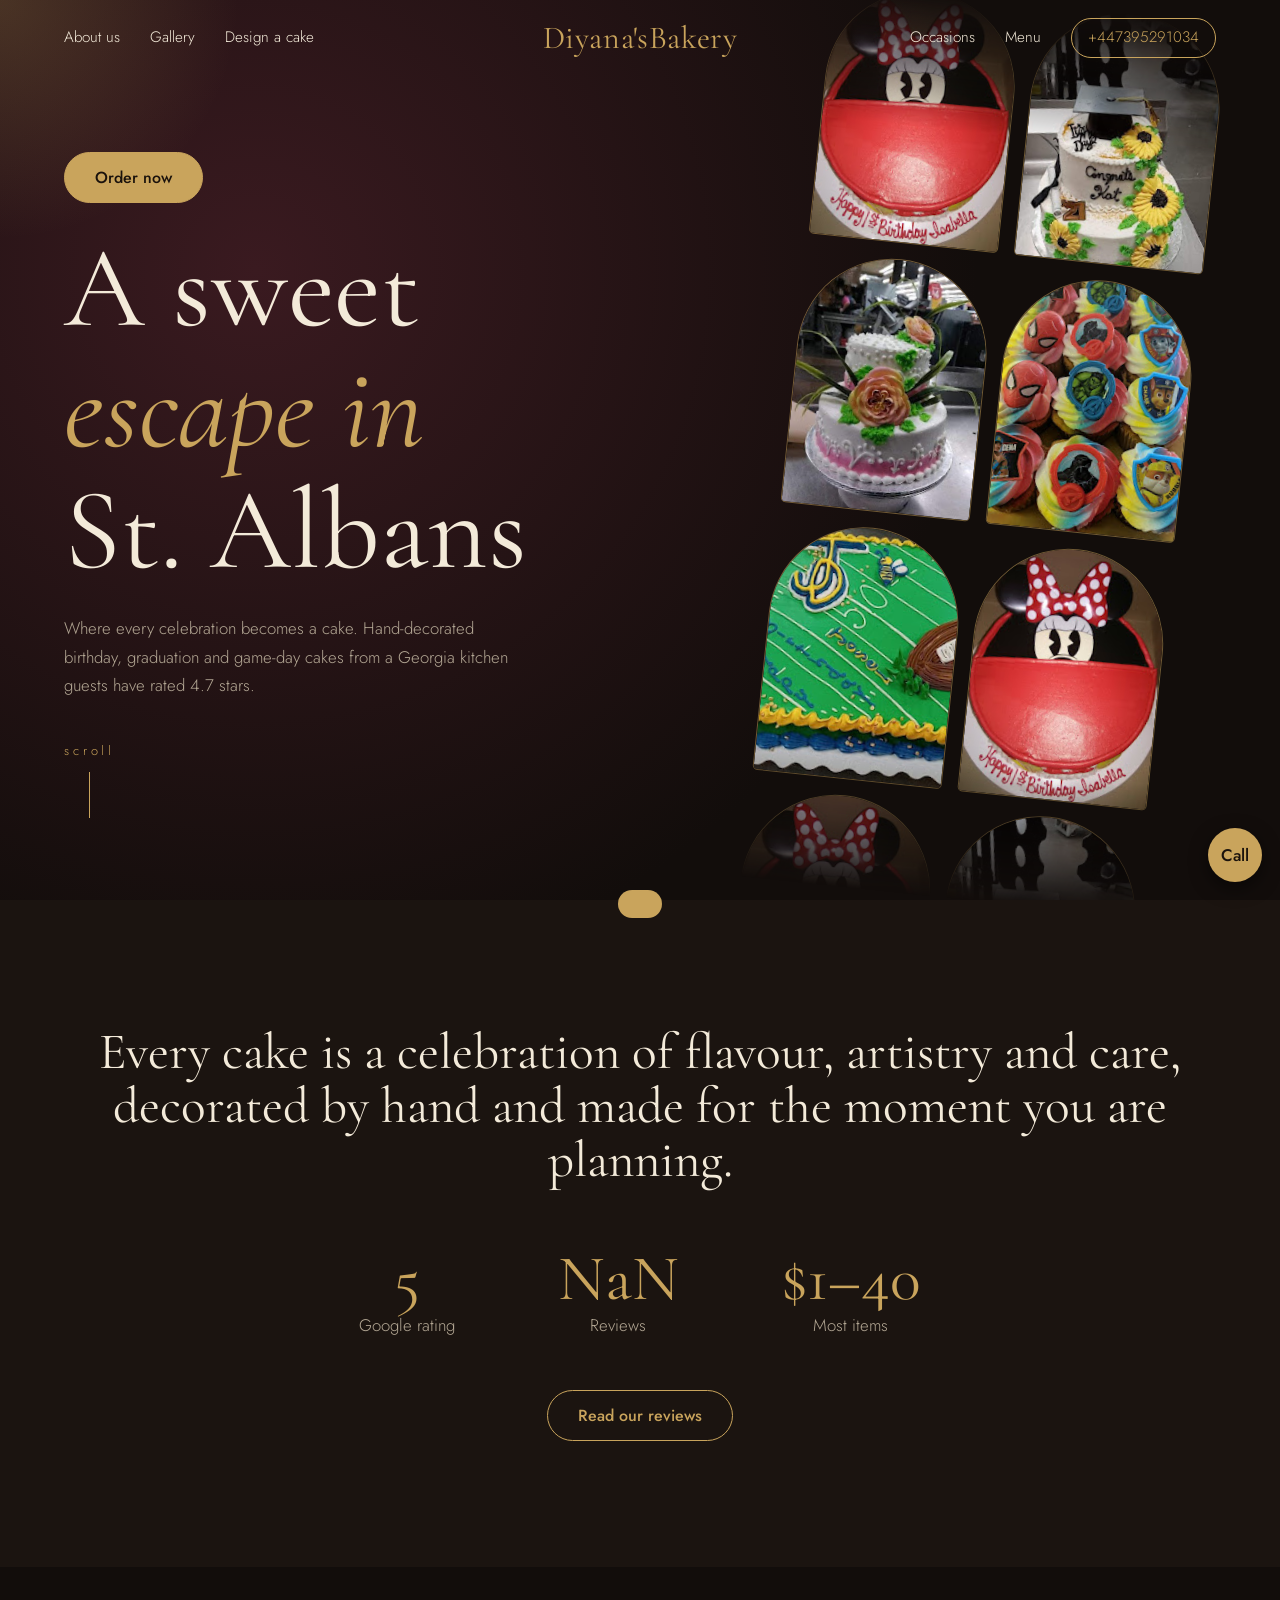
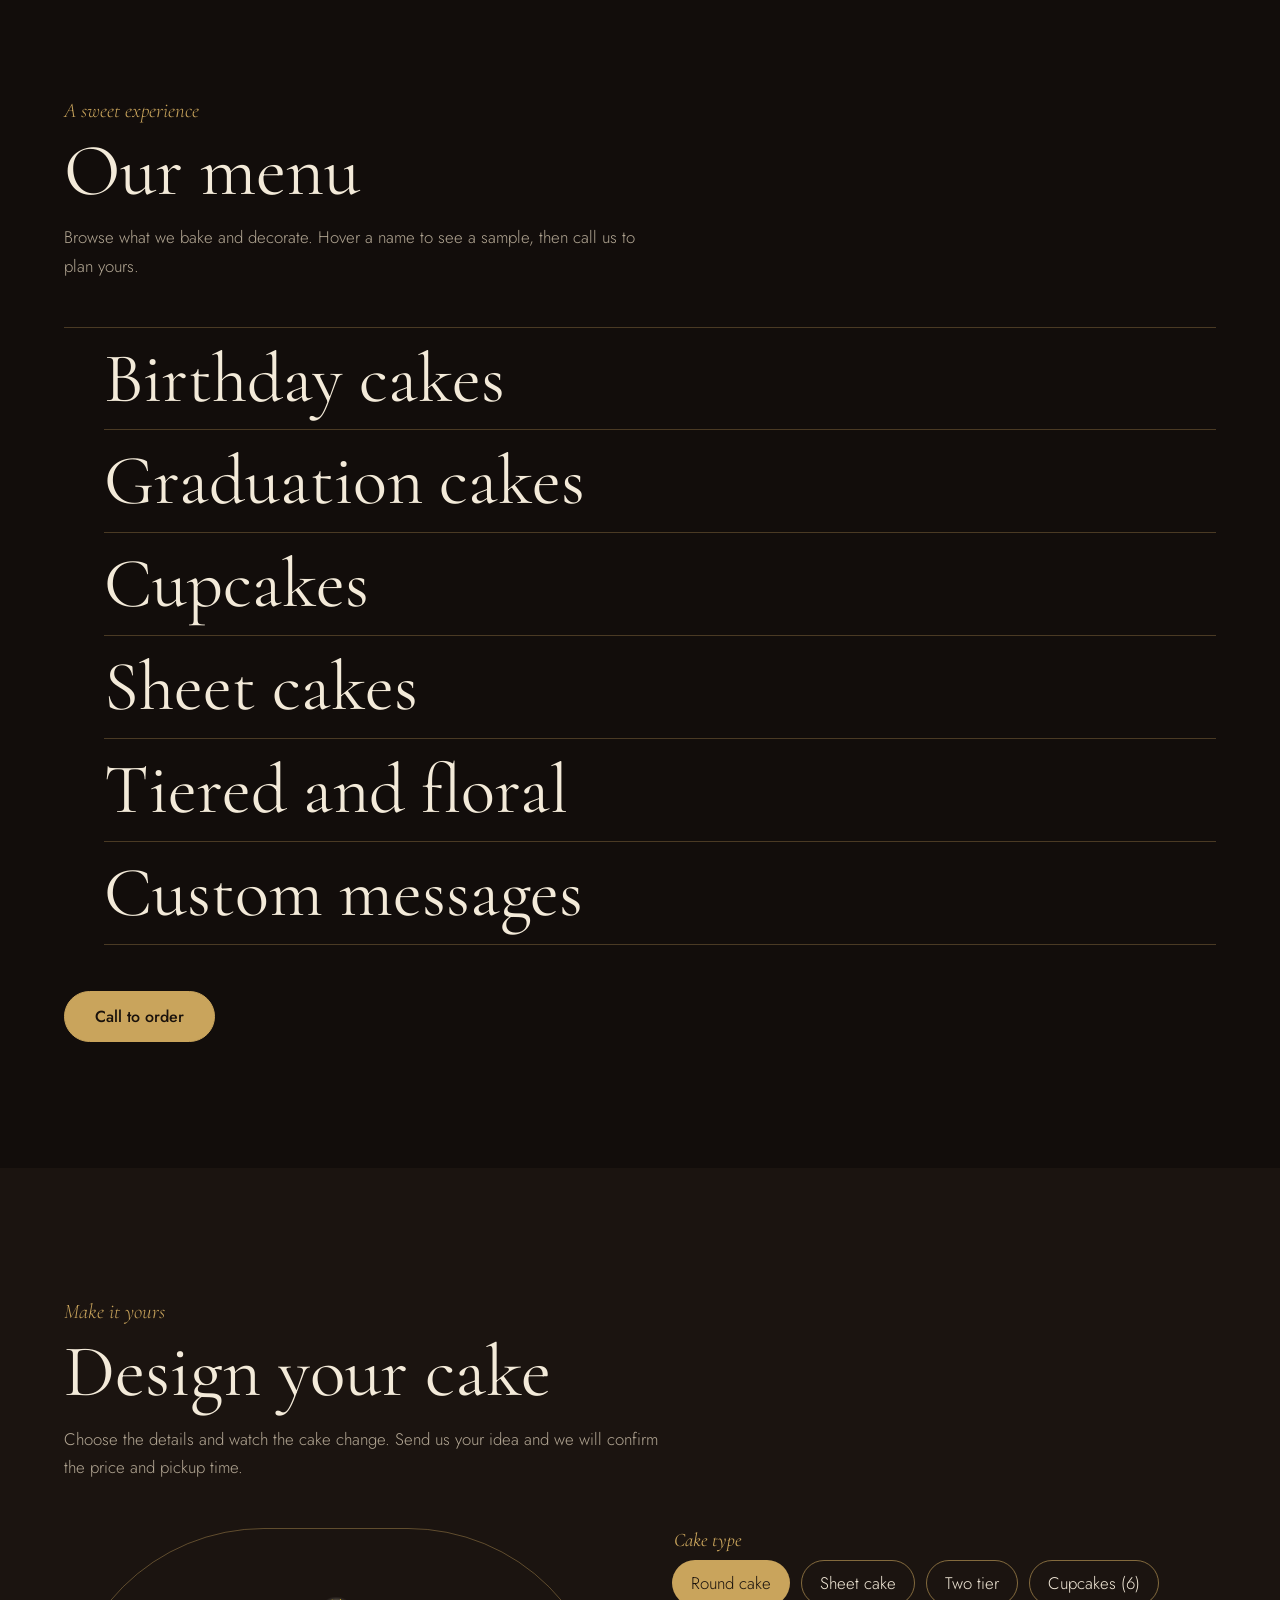
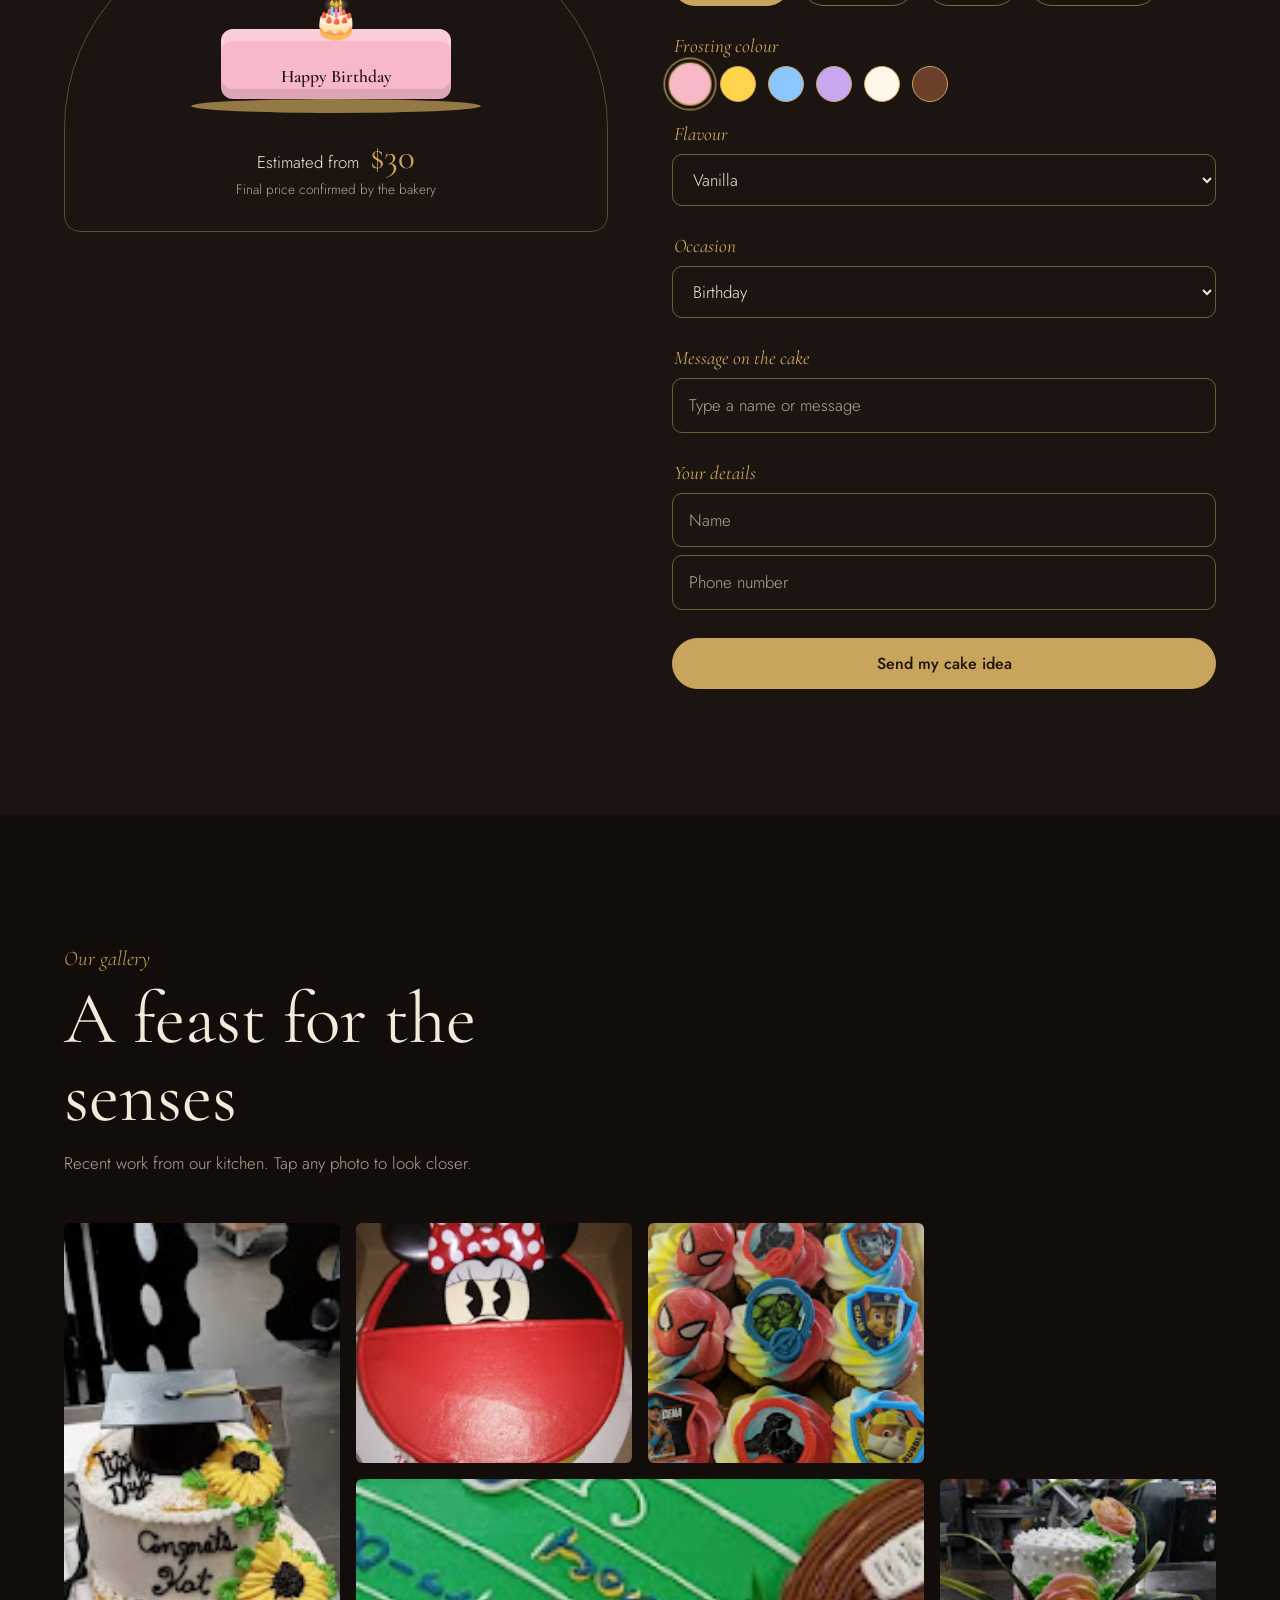
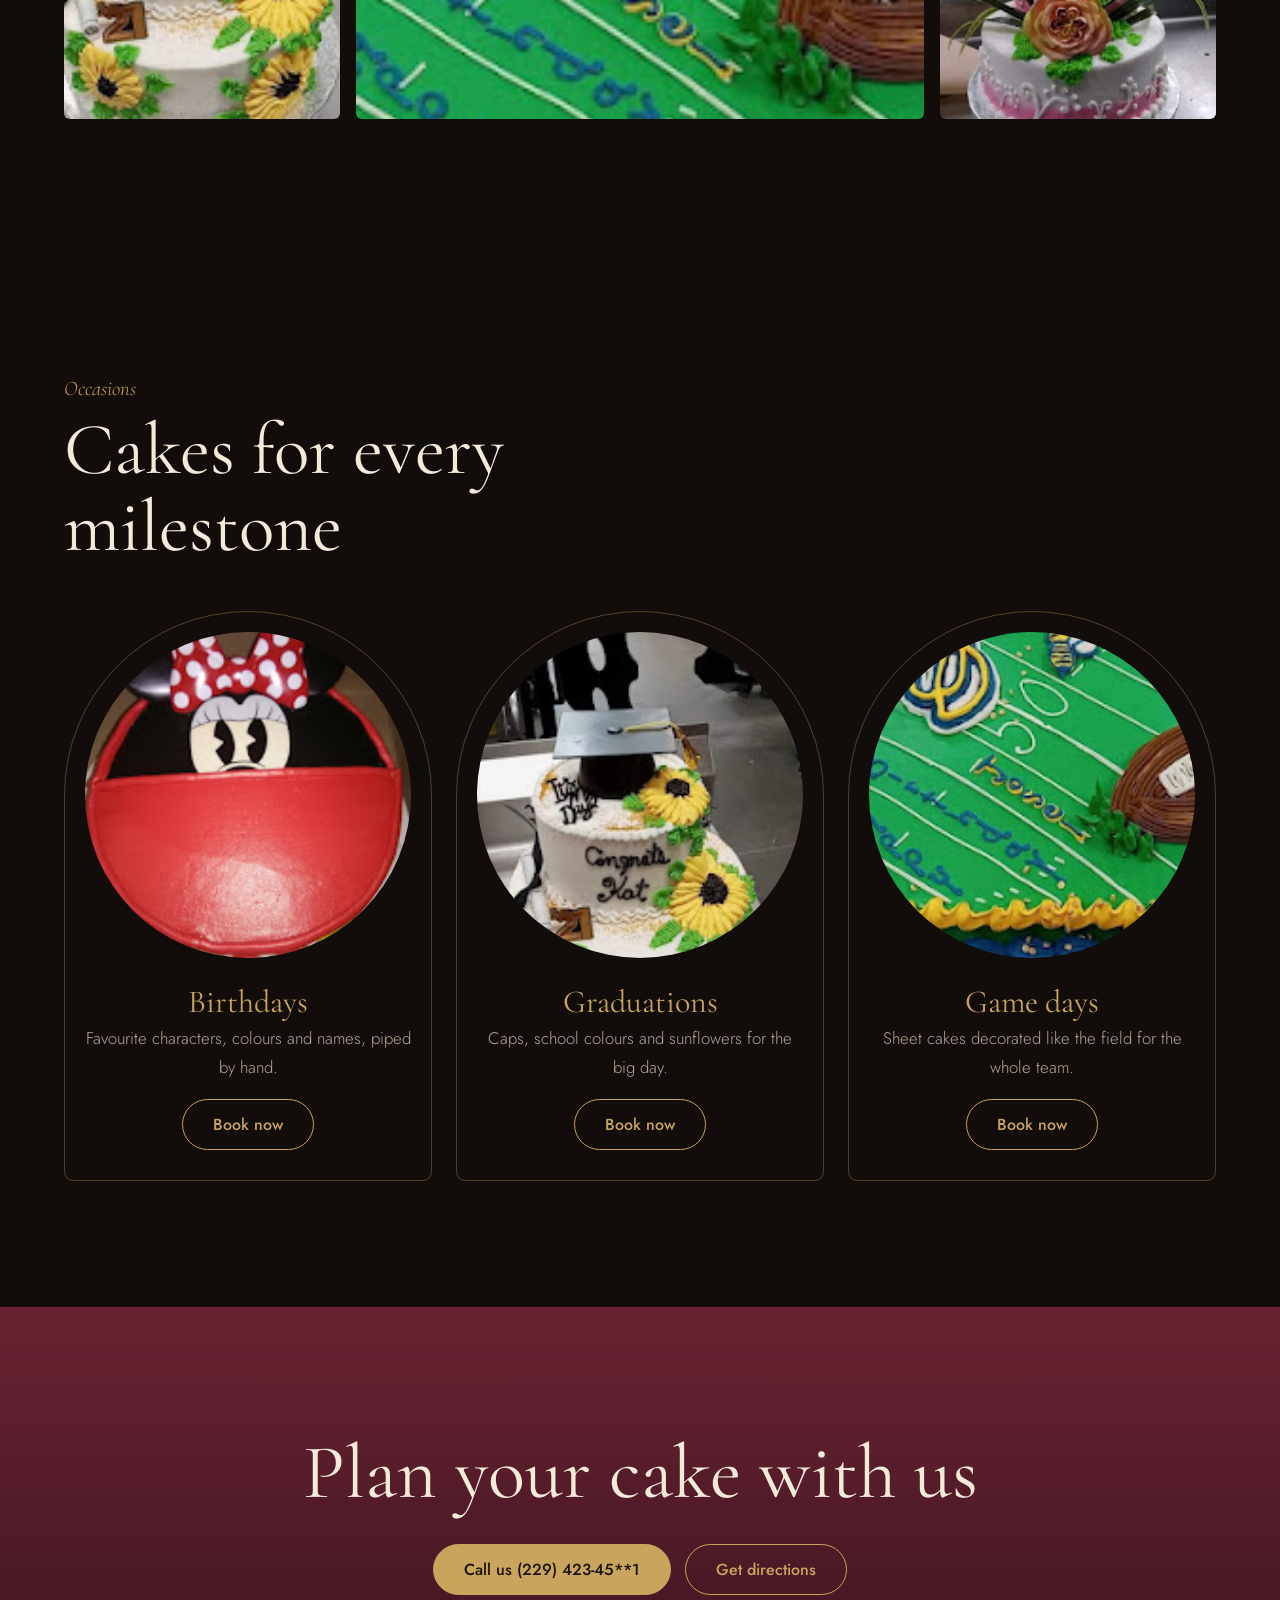
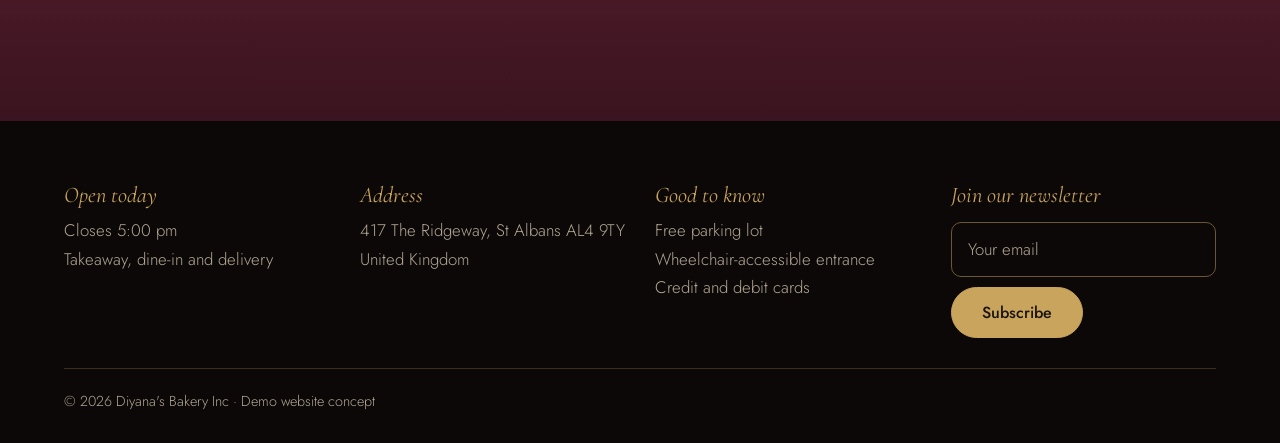
<file: Diyana cafe/index.html>
<!DOCTYPE html>
<html lang="en"><head>
<meta charset="UTF-8"><meta name="viewport" content="width=device-width, initial-scale=1">
<title>Diyana's Bakery Inc | Custom Cakes in St.Albans, UK</title>
<meta name="description" content="Handcrafted celebration cakes, cupcakes and sheet cakes in Fitzgerald, Georgia.">
<link href="https://fonts.googleapis.com/css2?family=Cormorant+Garamond:ital,wght@0,400;0,600;1,400&family=Jost:wght@300;400;500&display=swap" rel="stylesheet">
<link rel="stylesheet" href="style.css">
</head><body>
<header class="hdr" id="hdr">
  <nav class="l"><a href="#about">About us</a><a href="#gallery">Gallery</a><a href="#builder">Design a cake</a></nav>
  <a class="logo" href="#top">Diyana's<large>Bakery</large></a>
  <nav class="r"><a href="#occasions">Occasions</a><a href="#menu">Menu</a><a class="ph" href="tel:+447395291034">+447395291034</a></nav>
  <button class="bg" id="bg" aria-expanded="false">Menu</button>
</header>
<div class="drawer" id="drawer"><a href="#about">About us</a><a href="#menu">Menu</a><a href="#builder">Design a cake</a><a href="#gallery">Gallery</a><a href="#occasions">Occasions</a><a href="#visit">Visit</a><a href="tel:+447395291034">Call 229-423-4551</a></div>

<main id="top">
<section class="hero">
  <div class="glow" id="glow"></div>
  <div class="hero-in">
    <a class="btn" href="tel:+447395291034">Order now</a>
    <h1 id="h1"><span>A sweet</span> <span>escape in</span> <span>St. Albans</span></h1>
    <p>Where every celebration becomes a cake. Hand-decorated birthday, graduation and game-day cakes from a Georgia kitchen guests have rated 4.7 stars.</p>
    <a class="scroll" href="#about">scroll</a>
  </div>
  <div class="cols" aria-hidden="true">
    <div class="col up"><img src="images/minnie.jpg" alt=""><img src="images/floral.jpg" alt=""><img src="images/football.jpg" alt=""><img src="images/minnie.jpg" alt=""><img src="images/floral.jpg" alt=""><img src="images/football.jpg" alt=""></div>
    <div class="col down"><img src="images/graduation.jpg" alt=""><img src="images/cupcakes.jpg" alt=""><img src="images/minnie.jpg" alt=""><img src="images/graduation.jpg" alt=""><img src="images/cupcakes.jpg" alt=""><img src="images/minnie.jpg" alt=""></div>
  </div>
</section>

<section class="sec about" id="about">
  <p class="quote">Every cake is a celebration of flavour, artistry and care, decorated by hand and made for the moment you are planning.</p>
  <div class="stats">
    <div><b data-n="5.0">0</b><span>Google rating</span></div>
    <div><b data-n="100+">0</b><span>Reviews</span></div>
    <div><b>$1–40</b><span>Most items</span></div>
  </div>
  <a class="btn ghost" target="_blank" rel="noopener" href="https://www.google.com/maps/search/?api=1&query=Holt%27s+Bakery+Inc+Fitzgerald+GA">Read our reviews</a>
</section>

<section class="sec menu" id="menu">
  <div class="mh"><p class="eye">A sweet experience</p><h2>Our menu</h2><p>Browse what we bake and decorate. Hover a name to see a sample, then call us to plan yours.</p></div>
  <ul class="mlist" id="mlist">
    <li data-img="images/minnie.jpg">Birthday cakes<img class="th" src="images/minnie.jpg" alt=""></li>
    <li data-img="images/graduation.jpg">Graduation cakes<img class="th" src="images/graduation.jpg" alt=""></li>
    <li data-img="images/cupcakes.jpg">Cupcakes<img class="th" src="images/cupcakes.jpg" alt=""></li>
    <li data-img="images/football.jpg">Sheet cakes<img class="th" src="images/football.jpg" alt=""></li>
    <li data-img="images/floral.jpg">Tiered and floral<img class="th" src="images/floral.jpg" alt=""></li>
    <li data-img="images/graduation.jpg">Custom messages<img class="th" src="images/graduation.jpg" alt=""></li>
  </ul>
  <a class="btn" href="tel:+447395291034">Call to order</a>
  <img class="follow" id="follow" alt="">
</section>

<section class="sec builder" id="builder">
  <div class="mh"><p class="eye">Make it yours</p><h2>Design your cake</h2><p>Choose the details and watch the cake change. Send us your idea and we will confirm the price and pickup time.</p></div>
  <div class="bgrid">
    <div class="preview">
      <div class="cake" id="cake" data-s="quarter"><div class="tier t1"></div><div class="tier t2"></div><div class="topper" id="topper">🎂</div><div class="msg" id="msg">Happy Birthday</div></div>
      <div class="plate"></div>
      <p class="est">Estimated from <strong id="price">$30</strong><small>Final price confirmed by the bakery</small></p>
    </div>
    <form class="controls" id="designForm">
      <fieldset><legend>Cake type</legend>
        <label class="chip"><input type="radio" name="size" value="quarter" checked><span>Round cake</span></label>
        <label class="chip"><input type="radio" name="size" value="sheet"><span>Sheet cake</span></label>
        <label class="chip"><input type="radio" name="size" value="tier"><span>Two tier</span></label>
        <label class="chip"><input type="radio" name="size" value="cup"><span>Cupcakes (6)</span></label></fieldset>
      <fieldset><legend>Frosting colour</legend><div class="swatches">
        <button type="button" class="sw on" style="--c:#f7b8c8" data-c="#f7b8c8" aria-label="Pink"></button>
        <button type="button" class="sw" style="--c:#ffd44d" data-c="#ffd44d" aria-label="Sunflower"></button>
        <button type="button" class="sw" style="--c:#8cc6ff" data-c="#8cc6ff" aria-label="Sky blue"></button>
        <button type="button" class="sw" style="--c:#c9a7f0" data-c="#c9a7f0" aria-label="Lilac"></button>
        <button type="button" class="sw" style="--c:#fff6ea" data-c="#fff6ea" aria-label="Vanilla"></button>
        <button type="button" class="sw" style="--c:#6b3f2a" data-c="#6b3f2a" aria-label="Chocolate"></button></div></fieldset>
      <fieldset><legend>Flavour</legend><select id="flavor"><option>Vanilla</option><option>Chocolate</option><option>Marble</option><option>Strawberry</option><option>Red velvet</option></select></fieldset>
      <fieldset><legend>Occasion</legend><select id="occasion"><option data-t="🎂" data-m="Happy Birthday">Birthday</option><option data-t="🎓" data-m="Congrats Grad">Graduation</option><option data-t="🏈" data-m="Go Team!">Game day</option><option data-t="💍" data-m="Just Married">Wedding</option><option data-t="🎉" data-m="Congratulations">Other</option></select></fieldset>
      <fieldset><legend>Message on the cake</legend><input type="text" id="text" maxlength="28" placeholder="Type a name or message"></fieldset>
      <fieldset><legend>Your details</legend><input type="text" id="name" placeholder="Name" required><input type="tel" id="phone" placeholder="Phone number" required></fieldset>
      <button class="btn full" type="submit">Send my cake idea</button>
    </form>
  </div>
</section>

<section class="sec gal" id="gallery">
  <div class="mh"><p class="eye">Our gallery</p><h2>A feast for the senses</h2><p>Recent work from our kitchen. Tap any photo to look closer.</p></div>
  <div class="mosaic" id="mosaic">
    <figure class="a"><img src="images/graduation.jpg" alt="Graduation cake with sunflowers"><figcaption>Graduation cake with sunflowers</figcaption></figure>
    <figure><img src="images/minnie.jpg" alt="Minnie Mouse first birthday cake"><figcaption>Minnie Mouse 1st birthday</figcaption></figure>
    <figure><img src="images/cupcakes.jpg" alt="Superhero and Paw Patrol cupcakes"><figcaption>Superhero and Paw Patrol cupcakes</figcaption></figure>
    <figure class="b"><img src="images/football.jpg" alt="Football field sheet cake"><figcaption>Football field sheet cake</figcaption></figure>
    <figure><img src="images/floral.jpg" alt="Two tier cake with sugar flowers"><figcaption>Two tier cake with sugar flowers</figcaption></figure>
  </div>
</section>

<section class="sec occ" id="occasions">
  <div class="mh"><p class="eye">Occasions</p><h2>Cakes for every milestone</h2></div>
  <div class="cards">
    <article><img src="images/minnie.jpg" alt=""><h3>Birthdays</h3><p>Favourite characters, colours and names, piped by hand.</p><a class="btn ghost" href="tel:+447395291034">Book now</a></article>
    <article><img src="images/graduation.jpg" alt=""><h3>Graduations</h3><p>Caps, school colours and sunflowers for the big day.</p><a class="btn ghost" href="tel:+447395291034">Book now</a></article>
    <article><img src="images/football.jpg" alt=""><h3>Game days</h3><p>Sheet cakes decorated like the field for the whole team.</p><a class="btn ghost" href="tel:+447395291034">Book now</a></article>
  </div>
</section>

<section class="cta"><h2>Plan your cake with us</h2><div><a class="btn" href="tel:+447395291034">Call us (229) 423-45**1</a><a class="btn ghost" target="_blank" rel="noopener" href="https://www.google.com/maps/place/St.Albans+Cakes+By+Diyana/@51.7631282,-0.3050992,9z/data=!4m10!1m2!2m1!1sCustom+cakes+in+st+albans!3m6!1s0x48763f38c42a75ef:0x2684fc6223992a3b!8m2!3d51.7631282!4d-0.3050992!15sChlDdXN0b20gY2FrZXMgaW4gc3QgYWxiYW5zkgEJY2FrZV9zaG9w4AEA!16s%2Fg%2F11m6s046xp?entry=ttu&g_ep=EgoyMDI2MTAxMy4wIKXMDSoASAFQAw%3D%3D">Get directions</a></div></section>
</main>

<footer id="visit">
  <div><h4>Open today</h4><p>Closes 5:00 pm</p><p>Takeaway, dine-in and delivery</p></div>
  <div><h4>Address</h4><p>417 The Ridgeway, St Albans AL4 9TY<br>United Kingdom</p></div>
  <div><h4>Good to know</h4><p>Free parking lot<br>Wheelchair-accessible entrance<br>Credit and debit cards</p></div>
  <form class="news" id="news"><h4>Join our newsletter</h4><input type="email" id="em" placeholder="Your email" required><button class="btn">Subscribe</button></form>
  <p class="copy">© <span id="yr"></span> Diyana's Bakery Inc · Demo website concept</p>
</footer>
<a class="fab" href="tel:+447395291034" aria-label="Call Diyana's Bakery">Call</a>
<div class="lb" id="lb" hidden><button id="lbc" aria-label="Close">×</button><img id="lbi" alt=""><p id="lbp"></p></div>
<div class="toast" id="toast" role="status"></div>
<script src="script.js"></script>
</body></html>
</file>
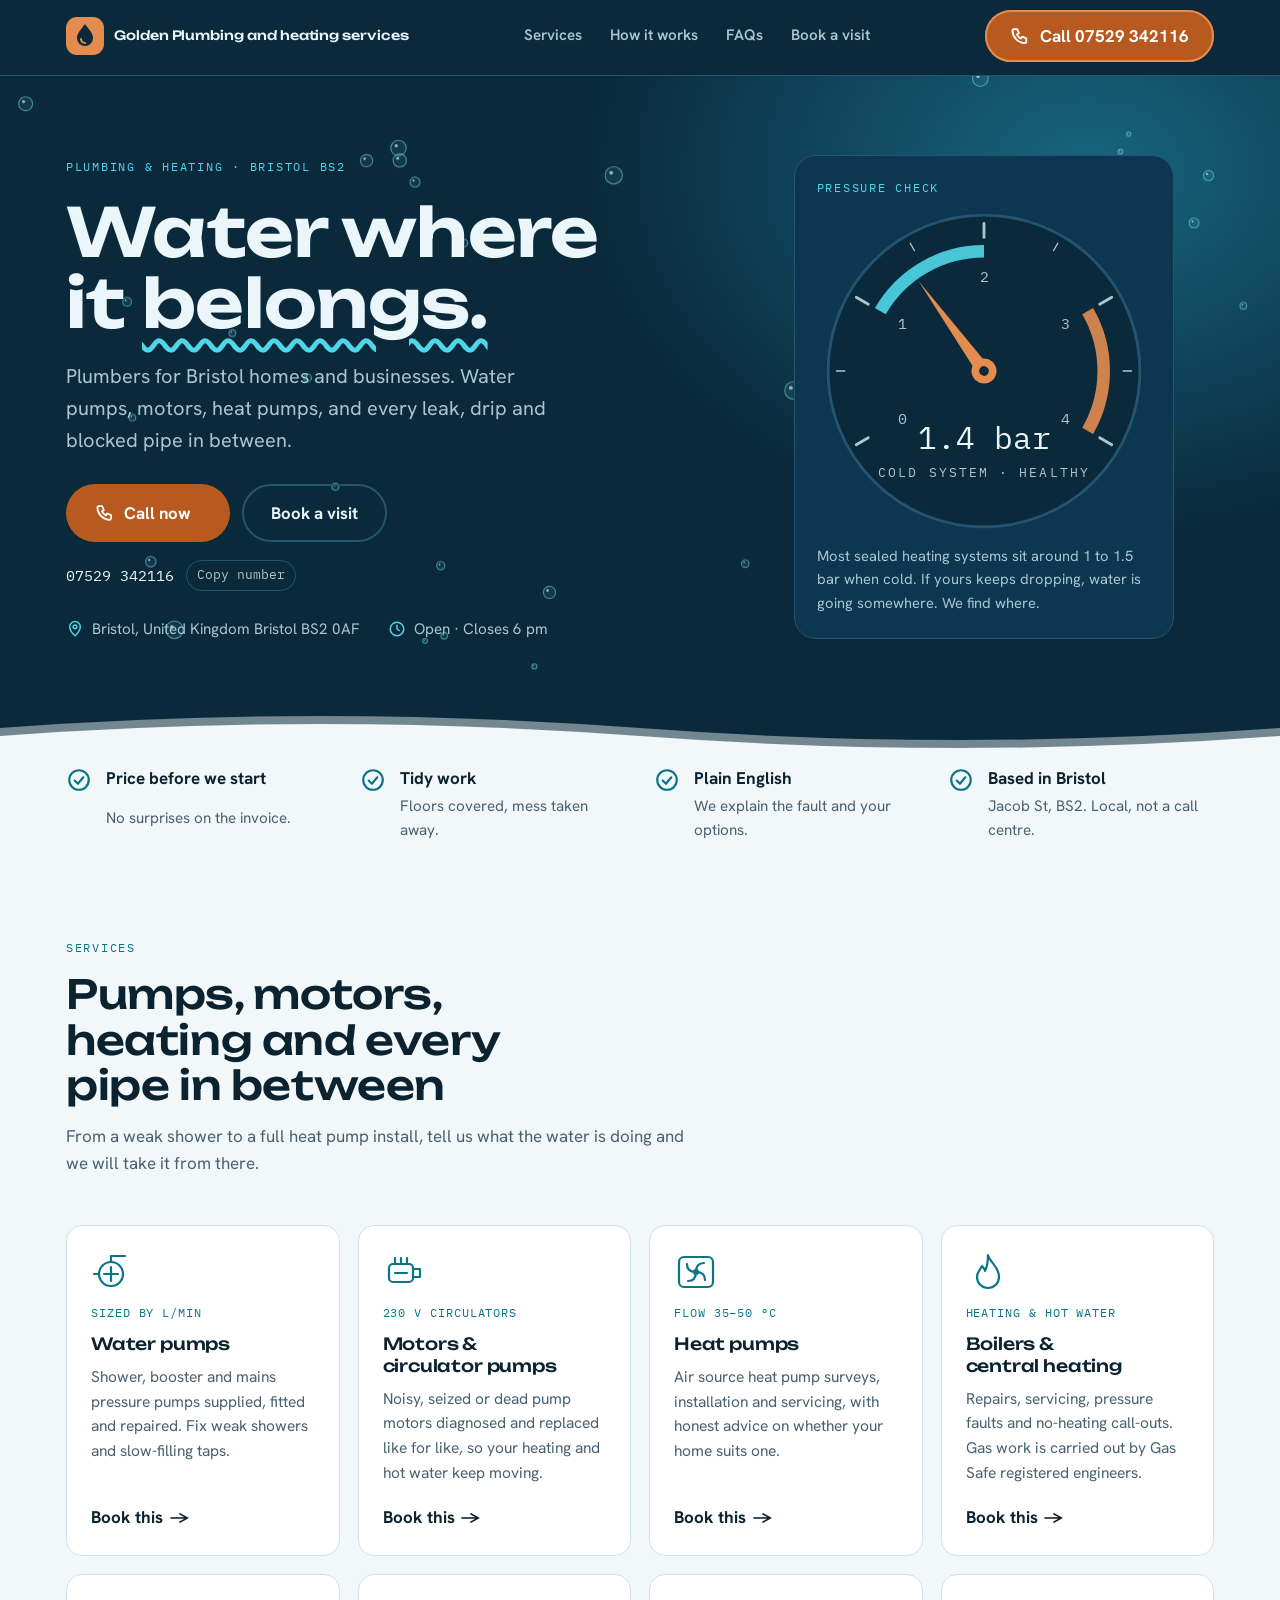
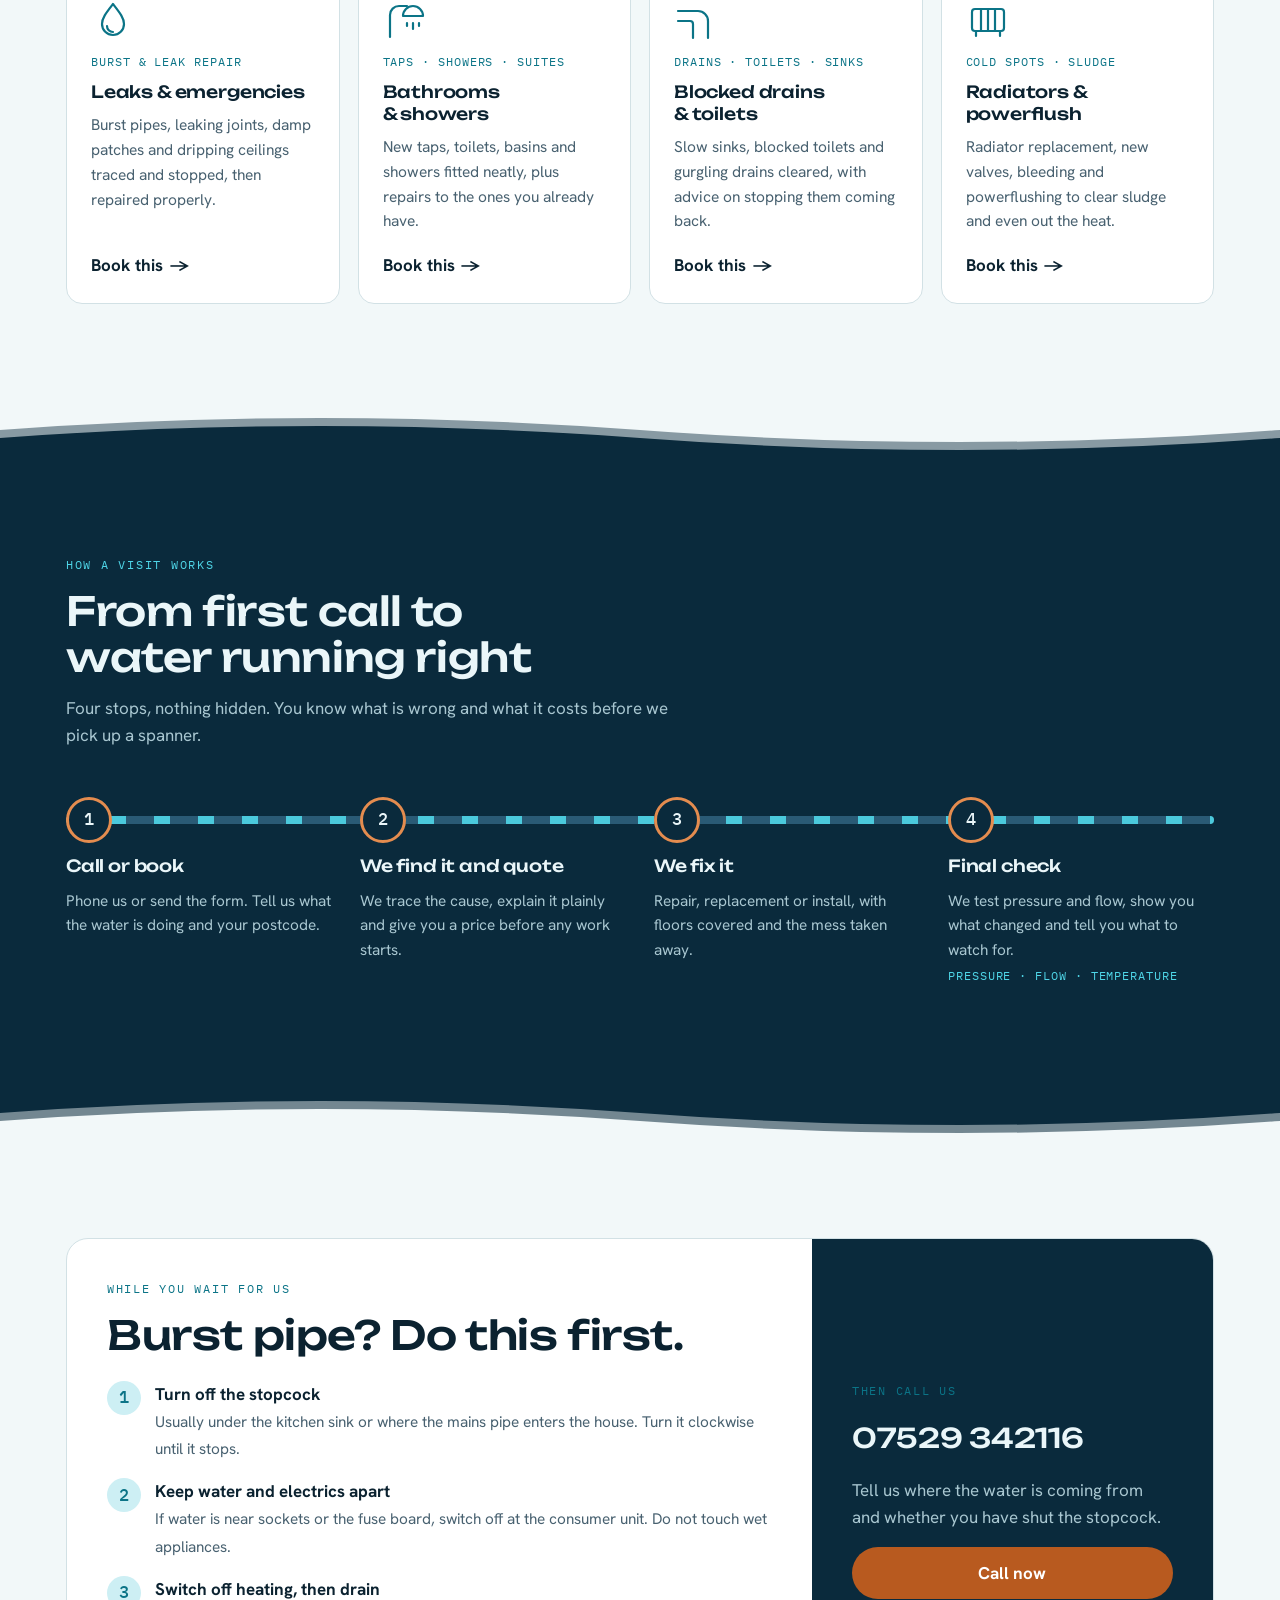
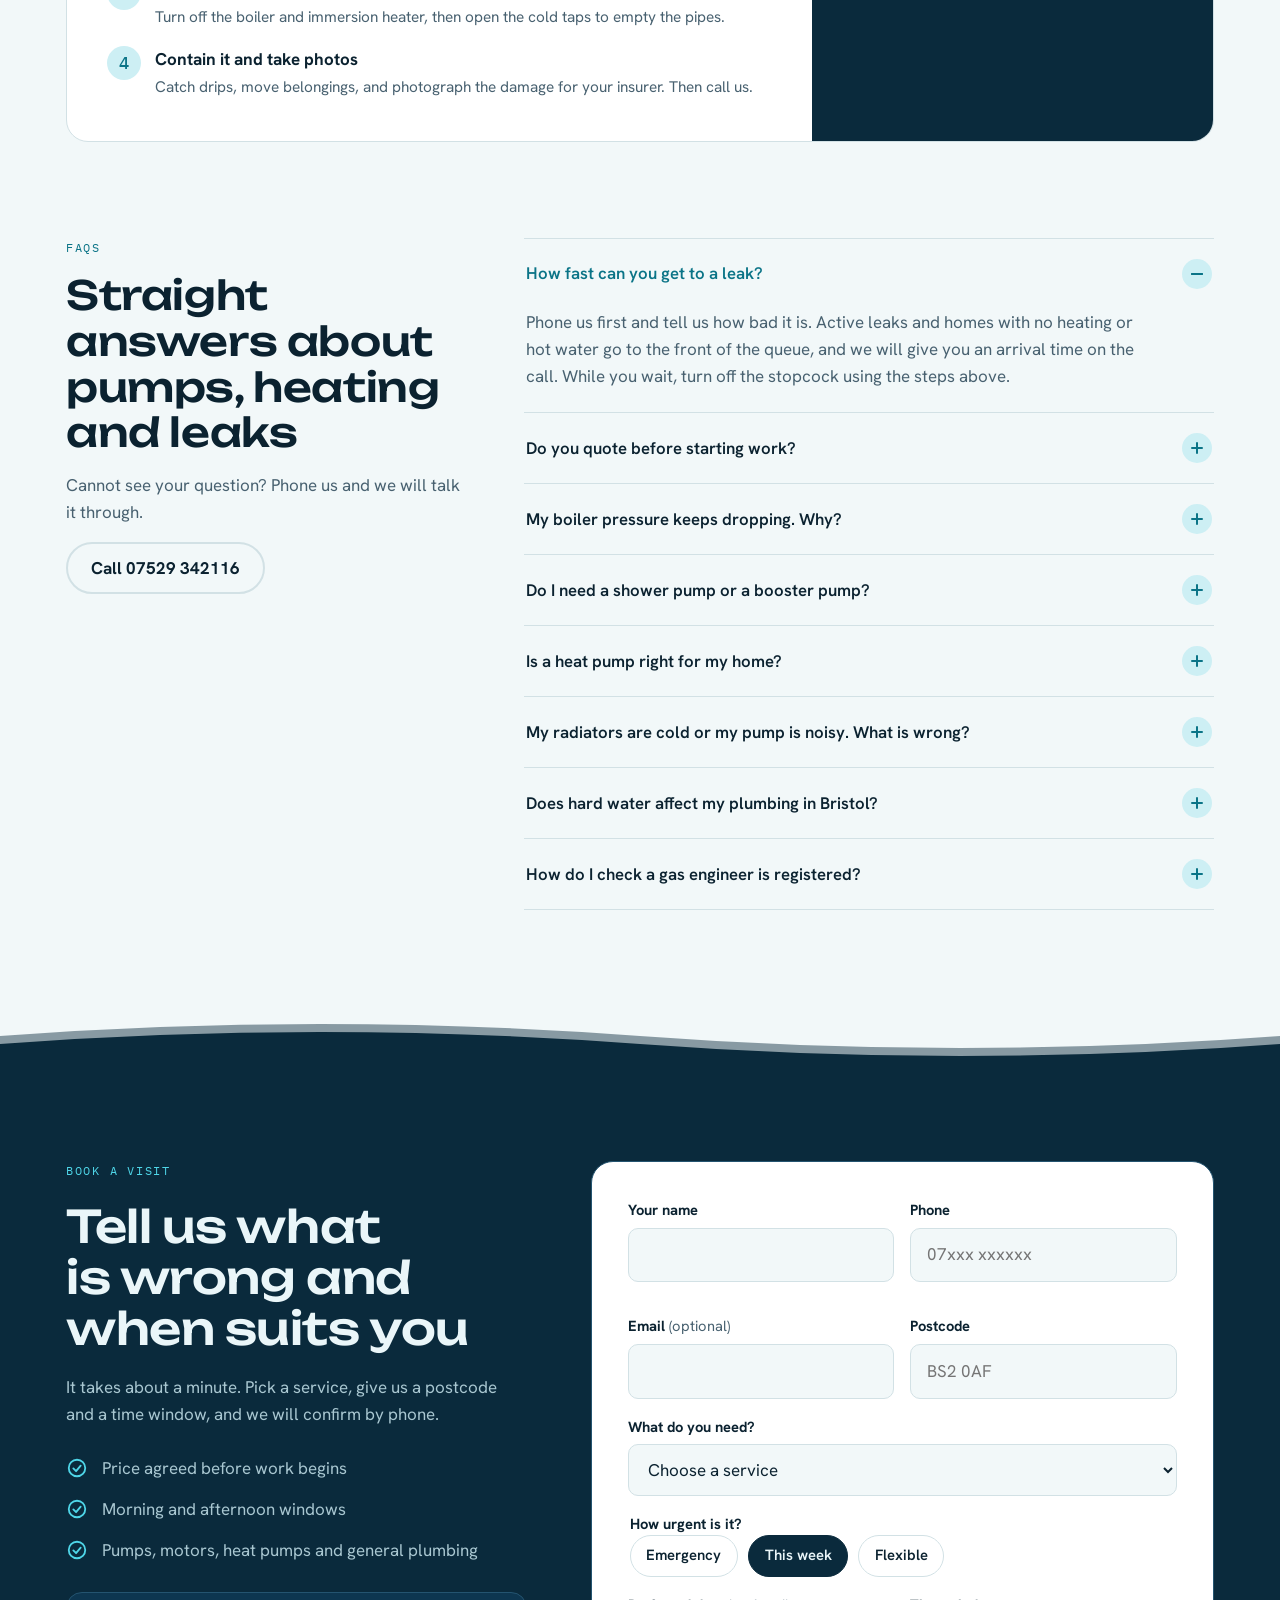
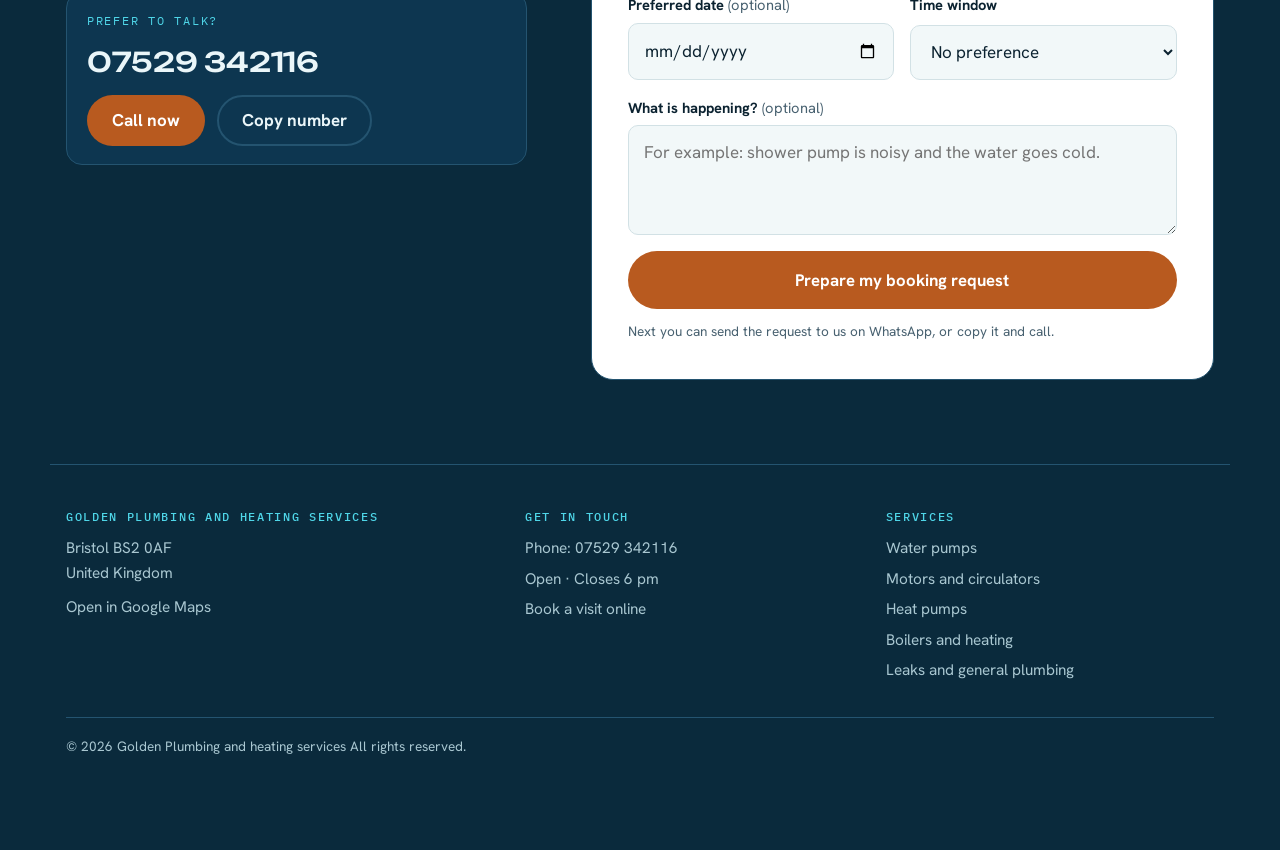
<file: Golden-heat-plumbing-services/index.html>
<!doctype html>
<html lang="en-GB">
<head>
<meta charset="utf-8">
<meta name="viewport" content="width=device-width, initial-scale=1, viewport-fit=cover">
<title>Golden Plumbing and heating services</title>
<meta name="description" content="Plumbing, water pumps, motors and heat pumps in Bristol. Call 07529 342116 or book a visit online.">
<link rel="preconnect" href="https://fonts.googleapis.com">
<link rel="preconnect" href="https://fonts.gstatic.com" crossorigin>
<link href="https://fonts.googleapis.com/css2?family=Hanken+Grotesk:wght@400;500;600;700&family=IBM+Plex+Mono:wght@400;500&family=Unbounded:wght@400;500;600&display=swap" rel="stylesheet">
<link rel="stylesheet" href="styles.css">
<script type="application/ld+json">
{"@context":"https://schema.org","@type":"Plumber","name":"Golden Plumbing and heating services","telephone":"+447529342116","address":{"@type":"PostalAddress","streetAddress":"114 Jacob St","addressLocality":"Bristol","postalCode":"BS2 0AF","addressCountry":"GB"}}
</script>
</head>
<body>

<header class="top">
  <div class="wrap top-in">
    <a class="brand" href="#top" aria-label="Golden Plumbing and heating services home">
      <svg viewBox="0 0 38 38" aria-hidden="true"><rect width="38" height="38" rx="11" fill="var(--copper-bright)"/><path d="M19 7c4.6 6.2 8 9.4 8 14a8 8 0 0 1-16 0c0-4.6 3.4-7.8 8-14z" fill="var(--deep)"/><path d="M15 22a4 4 0 0 0 4 4" stroke="var(--copper-bright)" stroke-width="2" fill="none" stroke-linecap="round"/></svg>
      <span>Golden Plumbing and heating services</span>
    </a>
    <nav aria-label="Main">
      <a href="#services">Services</a>
      <a href="#process">How it works</a>
      <a href="#faqs">FAQs</a>
      <a href="#book">Book a visit</a>
    </nav>
    <a class="btn btn--call ping" href="tel:+447529342116" aria-label="Call Golden Plumbing and heating services on 07529 342116">
      <svg viewBox="0 0 24 24" fill="none" stroke="currentColor" stroke-width="2.2" stroke-linecap="round" stroke-linejoin="round" aria-hidden="true"><path d="M5 4h4l2 5-2.5 1.5a11 11 0 0 0 5 5L15 13l5 2v4a2 2 0 0 1-2 2A16 16 0 0 1 3 6a2 2 0 0 1 2-2z"/></svg>
      <span class="lbl-long">Call 07529 342116</span><span class="lbl-short">Call now</span>
      <i class="rips" aria-hidden="true"></i>
    </a>
  </div>
  <div class="progress" id="progress" aria-hidden="true"></div>
</header>

<main>
<section class="hero band-deep" id="top">
  <canvas id="bubbles" aria-hidden="true"></canvas>
  <div class="wrap hero-in">
    <div class="hero-copy">
      <span class="eyebrow">Plumbing &amp; heating · Bristol BS2</span>
      <h1>Water where it <span class="wavy">belongs.</span></h1>
      <p class="lead">Plumbers for Bristol homes and businesses. Water pumps, motors, heat pumps, and every leak, drip and blocked pipe in between.</p>
      <div class="cta-row">
        <a class="btn btn--call btn--big" href="tel:+447529342116">
          <svg viewBox="0 0 24 24" fill="none" stroke="currentColor" stroke-width="2.2" stroke-linecap="round" stroke-linejoin="round" aria-hidden="true"><path d="M5 4h4l2 5-2.5 1.5a11 11 0 0 0 5 5L15 13l5 2v4a2 2 0 0 1-2 2A16 16 0 0 1 3 6a2 2 0 0 1 2-2z"/></svg>
          Call now<i class="rips" aria-hidden="true"></i>
        </a>
        <a class="btn btn--ghost btn--big" href="#book">Book a visit<i class="rips" aria-hidden="true"></i></a>
      </div>
      <div class="numline"><span id="heroNum">07529 342116</span><button type="button" data-copy-el="heroNum">Copy number</button></div>
      <ul class="facts">
        <li><svg viewBox="0 0 24 24" fill="none" stroke="currentColor" stroke-width="2" stroke-linecap="round" stroke-linejoin="round" aria-hidden="true"><path d="M12 21s7-6.2 7-12a7 7 0 0 0-14 0c0 5.8 7 12 7 12z"/><circle cx="12" cy="9" r="2.5"/></svg>Bristol, United Kingdom Bristol BS2 0AF</li>
        <li><svg viewBox="0 0 24 24" fill="none" stroke="currentColor" stroke-width="2" stroke-linecap="round" stroke-linejoin="round" aria-hidden="true"><circle cx="12" cy="12" r="9"/><path d="M12 7v5l3 2"/></svg>Open · Closes 6 pm</li>
      </ul>
    </div>

    <aside class="gauge-card" aria-label="Example boiler pressure gauge reading 1.4 bar">
      <span class="eyebrow">Pressure check</span>
      <svg viewBox="0 0 240 240" role="img" aria-label="Pressure gauge from 0 to 4 bar, needle at 1.4 bar">
        <circle cx="120" cy="120" r="112" fill="var(--deep)" stroke="var(--deep-line)" stroke-width="2"/>
        <g id="gaugeFace"></g>
        <g class="needle" id="needle"><g class="wobble">
          <path d="M120 40 L125 120 L115 120 Z" fill="var(--copper-bright)"/>
          <circle cx="120" cy="120" r="9" fill="var(--copper-bright)"/><circle cx="120" cy="120" r="3.5" fill="var(--deep)"/>
        </g></g>
        <text x="120" y="176" text-anchor="middle" font-family="IBM Plex Mono, monospace" font-size="22" fill="var(--on-deep)" style="font-variant-numeric:tabular-nums">1.4 bar</text>
        <text x="120" y="196" text-anchor="middle" font-family="IBM Plex Mono, monospace" font-size="9" letter-spacing="1.5" fill="var(--on-deep-muted)">COLD SYSTEM · HEALTHY</text>
      </svg>
      <p>Most sealed heating systems sit around 1 to 1.5 bar when cold. If yours keeps dropping, water is going somewhere. We find where.</p>
    </aside>
  </div>
</section>

<div class="wave" style="--from:var(--deep);--to:var(--bg)" aria-hidden="true">
  <svg class="w2" viewBox="0 0 1200 60" preserveAspectRatio="none"><path d="M0,30 Q150,6 300,30 T600,30 T900,30 T1200,30 V60 H0 Z"/></svg>
  <svg class="w1" viewBox="0 0 1200 60" preserveAspectRatio="none"><path d="M0,38 Q150,14 300,38 T600,38 T900,38 T1200,38 V60 H0 Z"/></svg>
</div>

<section class="promise" aria-label="What you can expect">
  <div class="wrap">
    <ul>
      <li class="rv"><svg viewBox="0 0 24 24" fill="none" stroke="currentColor" stroke-width="2" stroke-linecap="round" stroke-linejoin="round" aria-hidden="true"><circle cx="12" cy="12" r="9"/><path d="M8 12.5l3 3 5-6"/></svg><b>Price before we start</b><span>No surprises on the invoice.</span></li>
      <li class="rv"><svg viewBox="0 0 24 24" fill="none" stroke="currentColor" stroke-width="2" stroke-linecap="round" stroke-linejoin="round" aria-hidden="true"><circle cx="12" cy="12" r="9"/><path d="M8 12.5l3 3 5-6"/></svg><b>Tidy work</b><span>Floors covered, mess taken away.</span></li>
      <li class="rv"><svg viewBox="0 0 24 24" fill="none" stroke="currentColor" stroke-width="2" stroke-linecap="round" stroke-linejoin="round" aria-hidden="true"><circle cx="12" cy="12" r="9"/><path d="M8 12.5l3 3 5-6"/></svg><b>Plain English</b><span>We explain the fault and your options.</span></li>
      <li class="rv"><svg viewBox="0 0 24 24" fill="none" stroke="currentColor" stroke-width="2" stroke-linecap="round" stroke-linejoin="round" aria-hidden="true"><circle cx="12" cy="12" r="9"/><path d="M8 12.5l3 3 5-6"/></svg><b>Based in Bristol</b><span>Jacob St, BS2. Local, not a call centre.</span></li>
    </ul>
  </div>
</section>

<section class="sec" id="services">
  <div class="wrap">
    <div class="sec-head rv">
      <span class="eyebrow">Services</span>
      <h2>Pumps, motors, heating and every pipe in between</h2>
      <p>From a weak shower to a full heat pump install, tell us what the water is doing and we will take it from there.</p>
    </div>
    <div class="cards">
      <article class="card rv">
        <svg class="ico" viewBox="0 0 44 44" fill="none" stroke="currentColor" stroke-width="2.2" stroke-linecap="round" stroke-linejoin="round" aria-hidden="true"><circle cx="20" cy="24" r="12"/><path d="M20 12V6h14M8 24H3M20 17v14M13 24h14"/></svg>
        <span class="tag">Sized by L/min</span>
        <h3>Water pumps</h3>
        <p>Shower, booster and mains pressure pumps supplied, fitted and repaired. Fix weak showers and slow-filling taps.</p>
        <a href="#book" data-service="Water pump">Book this <span>→</span></a>
      </article>
      <article class="card rv">
        <svg class="ico" viewBox="0 0 44 44" fill="none" stroke="currentColor" stroke-width="2.2" stroke-linecap="round" stroke-linejoin="round" aria-hidden="true"><rect x="6" y="14" width="24" height="18" rx="4"/><path d="M30 19h7v8h-7M12 14V8M18 14V8M24 14V8M12 23h12"/></svg>
        <span class="tag">230 V circulators</span>
        <h3>Motors &amp; circulator pumps</h3>
        <p>Noisy, seized or dead pump motors diagnosed and replaced like for like, so your heating and hot water keep moving.</p>
        <a href="#book" data-service="Motor or circulator pump">Book this <span>→</span></a>
      </article>
      <article class="card rv">
        <svg class="ico" viewBox="0 0 44 44" fill="none" stroke="currentColor" stroke-width="2.2" stroke-linecap="round" stroke-linejoin="round" aria-hidden="true"><rect x="5" y="7" width="34" height="30" rx="5"/><circle cx="22" cy="22" r="2"/><path d="M22 22c0-6 3-9 8-9M22 22c6 0 9 3 9 8M22 22c0 6-3 9-8 9M22 22c-6 0-9-3-9-8"/></svg>
        <span class="tag">Flow 35–50 °C</span>
        <h3>Heat pumps</h3>
        <p>Air source heat pump surveys, installation and servicing, with honest advice on whether your home suits one.</p>
        <a href="#book" data-service="Heat pump">Book this <span>→</span></a>
      </article>
      <article class="card rv">
        <svg class="ico" viewBox="0 0 44 44" fill="none" stroke="currentColor" stroke-width="2.2" stroke-linecap="round" stroke-linejoin="round" aria-hidden="true"><path d="M22 5c2 8 11 11 11 22a11 11 0 0 1-22 0c0-5 3-7 5-11 2 3 3 3 3 5 2-4 3-8 3-16z"/></svg>
        <span class="tag">Heating &amp; hot water</span>
        <h3>Boilers &amp; central heating</h3>
        <p>Repairs, servicing, pressure faults and no-heating call-outs. Gas work is carried out by Gas Safe registered engineers.</p>
        <a href="#book" data-service="Boiler or heating">Book this <span>→</span></a>
      </article>
      <article class="card rv">
        <svg class="ico" viewBox="0 0 44 44" fill="none" stroke="currentColor" stroke-width="2.2" stroke-linecap="round" stroke-linejoin="round" aria-hidden="true"><path d="M22 5c7 9 11 14 11 20a11 11 0 0 1-22 0c0-6 4-11 11-20z"/><path d="M16 27a6 6 0 0 0 6 6"/></svg>
        <span class="tag">Burst &amp; leak repair</span>
        <h3>Leaks &amp; emergencies</h3>
        <p>Burst pipes, leaking joints, damp patches and dripping ceilings traced and stopped, then repaired properly.</p>
        <a href="#book" data-service="Leak or burst pipe">Book this <span>→</span></a>
      </article>
      <article class="card rv">
        <svg class="ico" viewBox="0 0 44 44" fill="none" stroke="currentColor" stroke-width="2.2" stroke-linecap="round" stroke-linejoin="round" aria-hidden="true"><path d="M7 38V16a9 9 0 0 1 9-9h8"/><path d="M20 17h20a10 10 0 0 0-20 0z"/><path d="M24 24v3M30 24v6M36 24v3"/></svg>
        <span class="tag">Taps · showers · suites</span>
        <h3>Bathrooms &amp; showers</h3>
        <p>New taps, toilets, basins and showers fitted neatly, plus repairs to the ones you already have.</p>
        <a href="#book" data-service="Bathroom or shower">Book this <span>→</span></a>
      </article>
      <article class="card rv">
        <svg class="ico" viewBox="0 0 44 44" fill="none" stroke="currentColor" stroke-width="2.2" stroke-linecap="round" stroke-linejoin="round" aria-hidden="true"><path d="M4 12h20a10 10 0 0 1 10 10v17M4 22h12a3 3 0 0 1 3 3v14"/></svg>
        <span class="tag">Drains · toilets · sinks</span>
        <h3>Blocked drains &amp; toilets</h3>
        <p>Slow sinks, blocked toilets and gurgling drains cleared, with advice on stopping them coming back.</p>
        <a href="#book" data-service="Blocked drain or toilet">Book this <span>→</span></a>
      </article>
      <article class="card rv">
        <svg class="ico" viewBox="0 0 44 44" fill="none" stroke="currentColor" stroke-width="2.2" stroke-linecap="round" stroke-linejoin="round" aria-hidden="true"><rect x="6" y="10" width="32" height="22" rx="3"/><path d="M15 10v22M22 10v22M29 10v22M10 32v5M34 32v5"/></svg>
        <span class="tag">Cold spots · sludge</span>
        <h3>Radiators &amp; powerflush</h3>
        <p>Radiator replacement, new valves, bleeding and powerflushing to clear sludge and even out the heat.</p>
        <a href="#book" data-service="Radiators and powerflush">Book this <span>→</span></a>
      </article>
    </div>
  </div>
</section>

<div class="wave" style="--from:var(--bg);--to:var(--deep)" aria-hidden="true">
  <svg class="w2" viewBox="0 0 1200 60" preserveAspectRatio="none"><path d="M0,30 Q150,6 300,30 T600,30 T900,30 T1200,30 V60 H0 Z"/></svg>
  <svg class="w1" viewBox="0 0 1200 60" preserveAspectRatio="none"><path d="M0,38 Q150,14 300,38 T600,38 T900,38 T1200,38 V60 H0 Z"/></svg>
</div>

<section class="sec band-deep" id="process">
  <div class="wrap">
    <div class="sec-head rv">
      <span class="eyebrow">How a visit works</span>
      <h2>From first call to water running right</h2>
      <p>Four stops, nothing hidden. You know what is wrong and what it costs before we pick up a spanner.</p>
    </div>
    <ol class="steps">
      <li class="step rv"><span class="node">1</span><h3>Call or book</h3><p>Phone us or send the form. Tell us what the water is doing and your postcode.</p></li>
      <li class="step rv"><span class="node">2</span><h3>We find it and quote</h3><p>We trace the cause, explain it plainly and give you a price before any work starts.</p></li>
      <li class="step rv"><span class="node">3</span><h3>We fix it</h3><p>Repair, replacement or install, with floors covered and the mess taken away.</p></li>
      <li class="step rv"><span class="node">4</span><h3>Final check</h3><p>We test pressure and flow, show you what changed and tell you what to watch for.<br><span class="tag">Pressure · flow · temperature</span></p></li>
    </ol>
  </div>
</section>

<div class="wave" style="--from:var(--deep);--to:var(--bg)" aria-hidden="true">
  <svg class="w2" viewBox="0 0 1200 60" preserveAspectRatio="none"><path d="M0,30 Q150,6 300,30 T600,30 T900,30 T1200,30 V60 H0 Z"/></svg>
  <svg class="w1" viewBox="0 0 1200 60" preserveAspectRatio="none"><path d="M0,38 Q150,14 300,38 T600,38 T900,38 T1200,38 V60 H0 Z"/></svg>
</div>

<section class="sec" id="emergency" style="padding-bottom:0">
  <div class="wrap">
    <div class="emerg rv">
      <div class="emerg-main">
        <div class="sec-head" style="margin:0">
          <span class="eyebrow">While you wait for us</span>
          <h2>Burst pipe? Do this first.</h2>
        </div>
        <ol>
          <li><div><b>Turn off the stopcock</b><span>Usually under the kitchen sink or where the mains pipe enters the house. Turn it clockwise until it stops.</span></div></li>
          <li><div><b>Keep water and electrics apart</b><span>If water is near sockets or the fuse board, switch off at the consumer unit. Do not touch wet appliances.</span></div></li>
          <li><div><b>Switch off heating, then drain</b><span>Turn off the boiler and immersion heater, then open the cold taps to empty the pipes.</span></div></li>
          <li><div><b>Contain it and take photos</b><span>Catch drips, move belongings, and photograph the damage for your insurer. Then call us.</span></div></li>
        </ol>
      </div>
      <div class="emerg-side">
        <span class="eyebrow">Then call us</span>
        <div class="bignum">07529 342116</div>
        <p>Tell us where the water is coming from and whether you have shut the stopcock.</p>
        <a class="btn btn--call" href="tel:+447529342116">Call now<i class="rips" aria-hidden="true"></i></a>
      </div>
    </div>
  </div>
</section>

<section class="sec" id="faqs">
  <div class="wrap faq-grid">
    <div class="faq-side rv">
      <span class="eyebrow">FAQs</span>
      <h2>Straight answers about pumps, heating and leaks</h2>
      <p>Cannot see your question? Phone us and we will talk it through.</p>
      <div><a class="btn btn--line" href="tel:+447529342116">Call 07529 342116<i class="rips" aria-hidden="true"></i></a></div>
    </div>
    <div class="faq-list rv">
      <details open>
        <summary>How fast can you get to a leak?<i class="pm" aria-hidden="true"></i></summary>
        <div class="ans">Phone us first and tell us how bad it is. Active leaks and homes with no heating or hot water go to the front of the queue, and we will give you an arrival time on the call. While you wait, turn off the stopcock using the steps above.</div>
      </details>
      <details>
        <summary>Do you quote before starting work?<i class="pm" aria-hidden="true"></i></summary>
        <div class="ans">Yes. We find the cause, explain it, and give you a price before we start. If we uncover something new while working, we stop and talk to you before anything is added.</div>
      </details>
      <details>
        <summary>My boiler pressure keeps dropping. Why?<i class="pm" aria-hidden="true"></i></summary>
        <div class="ans">Most sealed heating systems sit around 1 to 1.5 bar when cold. If it falls below 1 bar again after topping up, water is escaping somewhere: a leaking radiator valve, a weeping pump seal, a faulty expansion vessel or a failing pressure relief valve. Topping up over and over hides the fault and adds fresh water that brings in scale and oxygen. Call us and we will trace it.</div>
      </details>
      <details>
        <summary>Do I need a shower pump or a booster pump?<i class="pm" aria-hidden="true"></i></summary>
        <div class="ans">A shower pump boosts a single shower on a tank-fed system. A booster set serves the whole house, usually when mains or stored water arrives too slowly. The right choice depends on your flow in litres per minute and your pipe size, so we measure before we recommend anything.</div>
      </details>
      <details>
        <summary>Is a heat pump right for my home?<i class="pm" aria-hidden="true"></i></summary>
        <div class="ans">It depends on your insulation, your radiators, and space for the outdoor unit and a hot water cylinder. Heat pumps run at lower flow temperatures, often 35 to 50 °C, so some homes need larger radiators or better insulation to stay comfortable. Grants such as the Boiler Upgrade Scheme may be available in England and Wales, and the rules change, so check gov.uk or ask us during a survey.</div>
      </details>
      <details>
        <summary>My radiators are cold or my pump is noisy. What is wrong?<i class="pm" aria-hidden="true"></i></summary>
        <div class="ans">A cold patch at the top of a radiator usually means trapped air, and bleeding it helps. Cold at the bottom points to sludge. A pump that hums, rattles or will not start is often a worn or seized motor. Many circulator pumps can be replaced like for like once the fault is confirmed.</div>
      </details>
      <details>
        <summary>Does hard water affect my plumbing in Bristol?<i class="pm" aria-hidden="true"></i></summary>
        <div class="ans">Bristol is a hard water area. Limescale builds up in taps, shower heads and kettles, and inside boilers and heat exchangers, which makes them work harder and fail sooner. A scale inhibitor, a softener or regular descaling can help. Ask us which suits your home.</div>
      </details>
      <details>
        <summary>How do I check a gas engineer is registered?<i class="pm" aria-hidden="true"></i></summary>
        <div class="ans">Anyone working on gas appliances in the UK must be on the Gas Safe Register. Ask to see their ID card and check the licence number at <a href="https://www.gassaferegister.co.uk" target="_blank" rel="noopener">gassaferegister.co.uk</a>.</div>
      </details>
    </div>
  </div>
</section>

<div class="wave" style="--from:var(--bg);--to:var(--deep)" aria-hidden="true">
  <svg class="w2" viewBox="0 0 1200 60" preserveAspectRatio="none"><path d="M0,30 Q150,6 300,30 T600,30 T900,30 T1200,30 V60 H0 Z"/></svg>
  <svg class="w1" viewBox="0 0 1200 60" preserveAspectRatio="none"><path d="M0,38 Q150,14 300,38 T600,38 T900,38 T1200,38 V60 H0 Z"/></svg>
</div>

<section class="sec band-deep" id="book" style="padding-bottom:clamp(40px,6vw,64px)">
  <div class="wrap book-grid">
    <div class="book-copy rv">
      <span class="eyebrow">Book a visit</span>
      <h2>Tell us what is wrong and when suits you</h2>
      <p>It takes about a minute. Pick a service, give us a postcode and a time window, and we will confirm by phone.</p>
      <ul class="book-points">
        <li><svg viewBox="0 0 24 24" fill="none" stroke="currentColor" stroke-width="2" stroke-linecap="round" stroke-linejoin="round" aria-hidden="true"><circle cx="12" cy="12" r="9"/><path d="M8 12.5l3 3 5-6"/></svg><span>Price agreed before work begins</span></li>
        <li><svg viewBox="0 0 24 24" fill="none" stroke="currentColor" stroke-width="2" stroke-linecap="round" stroke-linejoin="round" aria-hidden="true"><circle cx="12" cy="12" r="9"/><path d="M8 12.5l3 3 5-6"/></svg><span>Morning and afternoon windows</span></li>
        <li><svg viewBox="0 0 24 24" fill="none" stroke="currentColor" stroke-width="2" stroke-linecap="round" stroke-linejoin="round" aria-hidden="true"><circle cx="12" cy="12" r="9"/><path d="M8 12.5l3 3 5-6"/></svg><span>Pumps, motors, heat pumps and general plumbing</span></li>
      </ul>
      <div class="callbox">
        <span class="eyebrow">Prefer to talk?</span>
        <div class="bignum" id="bookNum">07529 342116</div>
        <div class="cta-row" style="margin:0">
          <a class="btn btn--call" href="tel:+447529342116">Call now<i class="rips" aria-hidden="true"></i></a>
          <button type="button" class="btn btn--ghost" data-copy-el="bookNum">Copy number<i class="rips" aria-hidden="true"></i></button>
        </div>
      </div>
    </div>

    <div class="form-card rv">
      <form id="bookForm" novalidate>
        <div class="grid2">
          <div class="field"><label for="f-name">Your name</label><input id="f-name" name="name" type="text" autocomplete="name" aria-describedby="e-name"><p class="err" id="e-name" hidden></p></div>
          <div class="field"><label for="f-phone">Phone</label><input id="f-phone" name="phone" type="tel" inputmode="tel" autocomplete="tel" placeholder="07xxx xxxxxx" aria-describedby="e-phone"><p class="err" id="e-phone" hidden></p></div>
          <div class="field"><label for="f-email">Email <span class="opt">(optional)</span></label><input id="f-email" name="email" type="email" autocomplete="email" aria-describedby="e-email"><p class="err" id="e-email" hidden></p></div>
          <div class="field"><label for="f-postcode">Postcode</label><input id="f-postcode" name="postcode" type="text" autocomplete="postal-code" placeholder="BS2 0AF" aria-describedby="e-postcode"><p class="err" id="e-postcode" hidden></p></div>
        </div>
        <div class="field">
          <label for="f-service">What do you need?</label>
          <select id="f-service" name="service" aria-describedby="e-service">
            <option value="">Choose a service</option>
            <option>Water pump</option>
            <option>Motor or circulator pump</option>
            <option>Heat pump</option>
            <option>Boiler or heating</option>
            <option>Leak or burst pipe</option>
            <option>Bathroom or shower</option>
            <option>Blocked drain or toilet</option>
            <option>Radiators and powerflush</option>
            <option>Something else or not sure</option>
          </select>
          <p class="err" id="e-service" hidden></p>
        </div>
        <fieldset class="field">
          <legend>How urgent is it?</legend>
          <div class="chips">
            <label class="chip"><input type="radio" name="urgency" value="Emergency, water is escaping now"><span>Emergency</span></label>
            <label class="chip"><input type="radio" name="urgency" value="This week" checked><span>This week</span></label>
            <label class="chip"><input type="radio" name="urgency" value="Flexible"><span>Flexible</span></label>
          </div>
        </fieldset>
        <p class="note" id="emNote" hidden>Burst pipe or water near electrics? Please call 07529 342116 instead of waiting on a form.</p>
        <div class="grid2">
          <div class="field"><label for="f-date">Preferred date <span class="opt">(optional)</span></label><input id="f-date" name="date" type="date" aria-describedby="e-date"><p class="err" id="e-date" hidden></p></div>
          <div class="field"><label for="f-time">Time window</label>
            <select id="f-time" name="time"><option>No preference</option><option>Morning</option><option>Afternoon (before 6 pm)</option></select>
          </div>
        </div>
        <div class="field"><label for="f-notes">What is happening? <span class="opt">(optional)</span></label><textarea id="f-notes" name="notes" placeholder="For example: shower pump is noisy and the water goes cold."></textarea></div>
        <button class="btn btn--call btn--big" type="submit">Prepare my booking request<i class="rips" aria-hidden="true"></i></button>
        <p class="fine">Next you can send the request to us on WhatsApp, or copy it and call.</p>
      </form>

      <div class="sum" id="summary" hidden>
        <h3>Your request is ready to send</h3>
        <p class="fine" style="margin:0">Nothing has been sent yet. Choose how you would like to send it.</p>
        <pre class="sum-pre" id="sumText"></pre>
        <div class="sum-actions">
          <a class="btn btn--call" id="waLink" href="https://wa.me/447529342116" target="_blank" rel="noopener">Send on WhatsApp<i class="rips" aria-hidden="true"></i></a>
          <button type="button" class="btn btn--line" id="copySum">Copy details<i class="rips" aria-hidden="true"></i></button>
          <button type="button" class="btn btn--line" id="editReq">Edit request<i class="rips" aria-hidden="true"></i></button>
        </div>
        <p class="fine">Or call 07529 342116 and read it out. We are happy either way.</p>
      </div>
    </div>
  </div>

  <footer class="wrap foot" style="margin-top:clamp(48px,7vw,84px)">
    <div class="foot-grid">
      <div>
        <h3>Golden Plumbing and heating services</h3>
        <p>Bristol BS2 0AF<br>United Kingdom</p>
        <p style="margin-top:10px"><a href="https://www.google.com/maps/search/?api=1&amp;query=114+Jacob+St+Bristol+BS2+0AF" target="_blank" rel="noopener">Open in Google Maps</a></p>
      </div>
      <div>
        <h3>Get in touch</h3>
        <ul>
          <li>Phone: <a href="tel:+447529342116">07529 342116</a></li>
          <li>Open · Closes 6 pm</li>
          <li><a href="#book">Book a visit online</a></li>
        </ul>
      </div>
      <div>
        <h3>Services</h3>
        <ul>
          <li>Water pumps</li><li>Motors and circulators</li><li>Heat pumps</li><li>Boilers and heating</li><li>Leaks and general plumbing</li>
        </ul>
      </div>
    </div>
    <p class="legal">© 2026 Golden Plumbing and heating services All rights reserved.</p>
  </footer>
</section>
</main>

<div class="callbar">
  <a class="btn btn--call" href="tel:+447529342116">Call now<i class="rips" aria-hidden="true"></i></a>
  <a class="btn btn--ghost" href="#book">Book a visit<i class="rips" aria-hidden="true"></i></a>
</div>

<script src="script.js"></script>
</body>
</html>
</file>
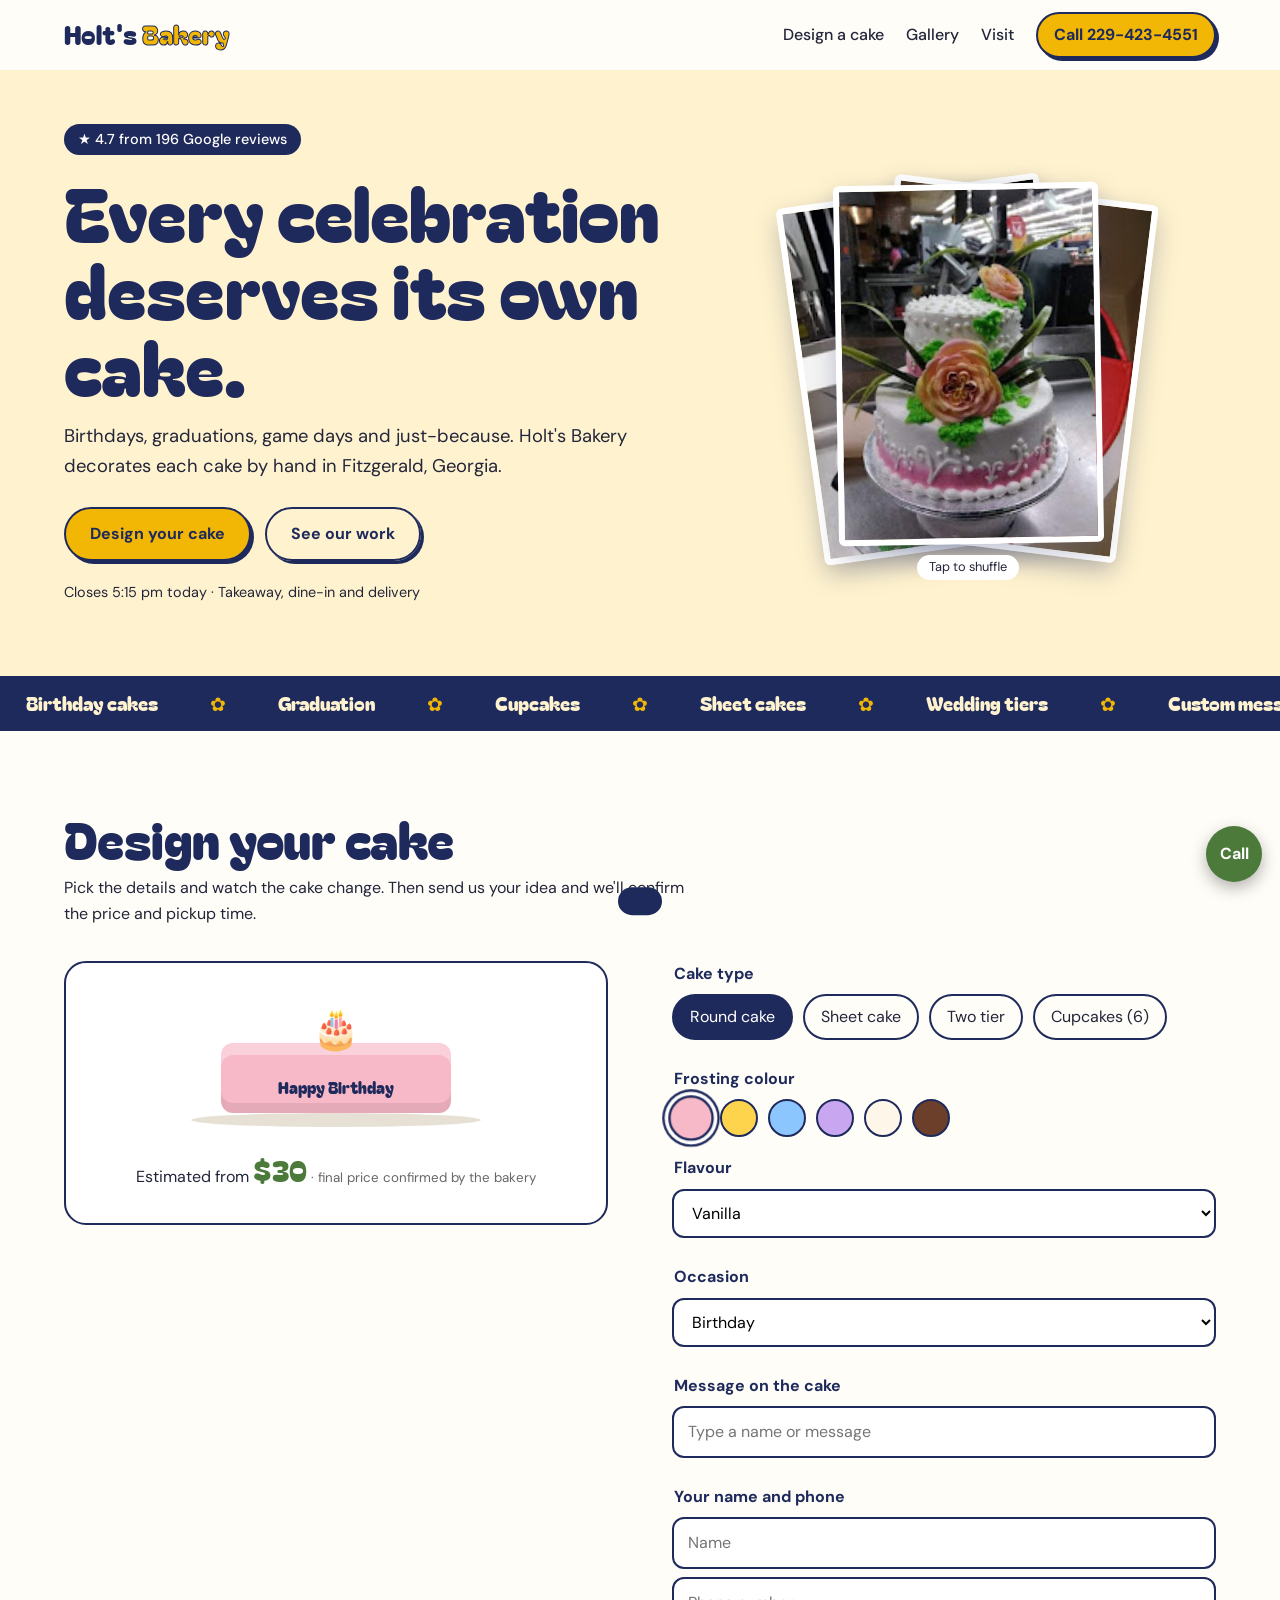
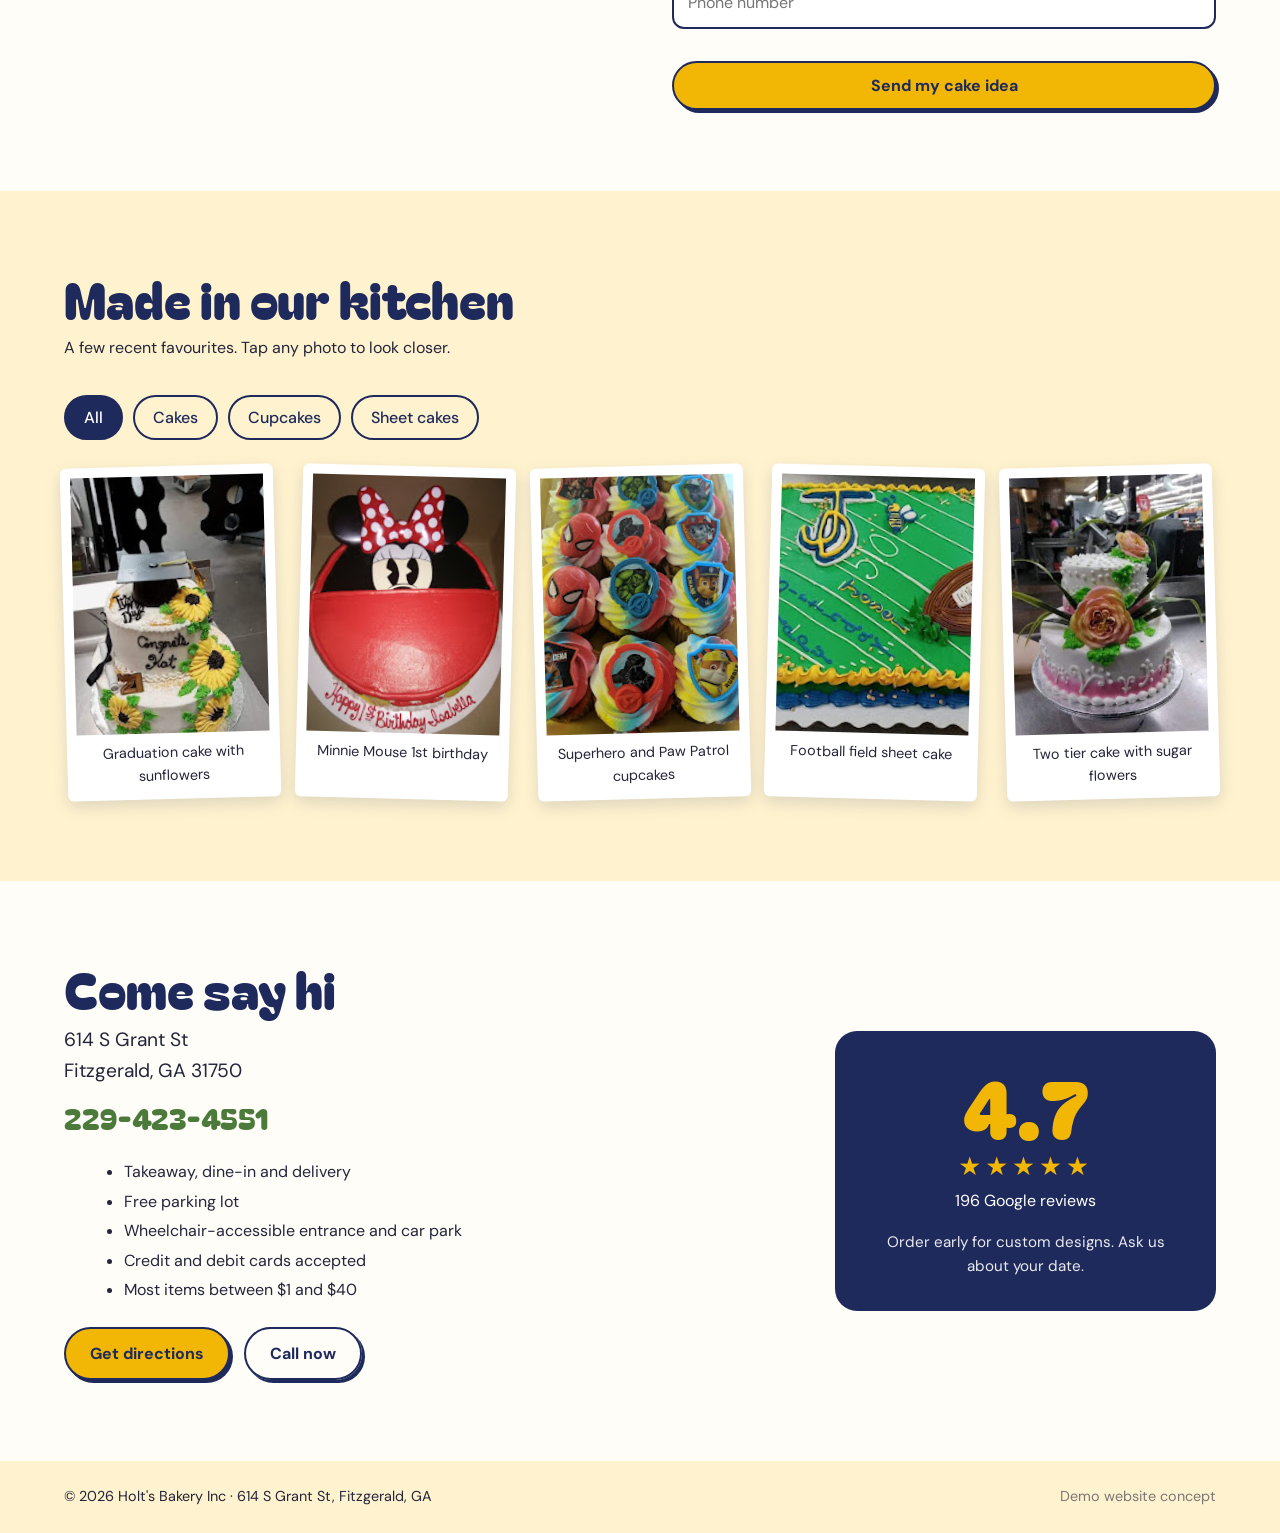
<file: holts-bakery/index.html>
<!DOCTYPE html>
<html lang="en">
<head>
<meta charset="UTF-8">
<meta name="viewport" content="width=device-width, initial-scale=1">
<title>Holt's Bakery Inc | Custom Cakes & Cupcakes in Fitzgerald, GA</title>
<meta name="description" content="Custom celebration cakes, cupcakes and sheet cakes in Fitzgerald, Georgia. Design your cake online and call to order.">
<link rel="preconnect" href="https://fonts.googleapis.com">
<link href="https://fonts.googleapis.com/css2?family=Bagel+Fat+One&family=DM+Sans:wght@400;500;700&display=swap" rel="stylesheet">
<link rel="stylesheet" href="style.css">
</head>
<body>
<header class="nav" id="nav">
  <a class="logo" href="#top">Holt's <span>Bakery</span></a>
  <button class="burger" id="burger" aria-label="Menu" aria-expanded="false">Menu</button>
  <nav id="links">
    <a href="#builder">Design a cake</a>
    <a href="#gallery">Gallery</a>
    <a href="#visit">Visit</a>
    <a class="btn small" href="tel:+12294234551">Call 229-423-4551</a>
  </nav>
</header>

<main id="top">
<section class="hero">
  <div class="hero-text">
    <p class="badge">★ 4.7 from 196 Google reviews</p>
    <h1>Every celebration deserves its own cake.</h1>
    <p class="lead">Birthdays, graduations, game days and just-because. Holt's Bakery decorates each cake by hand in Fitzgerald, Georgia.</p>
    <div class="cta">
      <a class="btn" href="#builder">Design your cake</a>
      <a class="btn ghost" href="#gallery">See our work</a>
    </div>
    <p class="note" id="openNote">Closes 5:15 pm today · Takeaway, dine-in and delivery</p>
  </div>
  <div class="hero-stack" id="stack" aria-label="Cake photos, tap to shuffle">
    <img src="images/graduation.jpg" alt="Graduation cake with sunflowers">
    <img src="images/minnie.jpg" alt="Minnie Mouse first birthday cake">
    <img src="images/floral.jpg" alt="Two tier cake with sugar flowers">
    <span class="hint">Tap to shuffle</span>
  </div>
</section>

<section class="marquee" aria-hidden="true"><div><span>Birthday cakes</span><span>Graduation</span><span>Cupcakes</span><span>Sheet cakes</span><span>Wedding tiers</span><span>Custom messages</span><span>Birthday cakes</span><span>Graduation</span><span>Cupcakes</span><span>Sheet cakes</span><span>Wedding tiers</span><span>Custom messages</span></div></section>

<section class="sec" id="builder">
  <div class="sec-head">
    <h2>Design your cake</h2>
    <p>Pick the details and watch the cake change. Then send us your idea and we'll confirm the price and pickup time.</p>
  </div>
  <div class="builder">
    <div class="preview">
      <div class="cake" id="cake">
        <div class="tier t3"></div><div class="tier t2"></div><div class="tier t1"></div>
        <div class="topper" id="topper">★</div>
        <div class="msg" id="msg">Happy Birthday</div>
      </div>
      <div class="plate"></div>
      <p class="est">Estimated from <strong id="price">$35</strong><small> · final price confirmed by the bakery</small></p>
    </div>
    <form class="controls" id="designForm">
      <fieldset><legend>Cake type</legend>
        <label class="chip"><input type="radio" name="size" value="quarter" data-p="30" checked><span>Round cake</span></label>
        <label class="chip"><input type="radio" name="size" value="sheet" data-p="40"><span>Sheet cake</span></label>
        <label class="chip"><input type="radio" name="size" value="tier" data-p="60"><span>Two tier</span></label>
        <label class="chip"><input type="radio" name="size" value="cup" data-p="18"><span>Cupcakes (6)</span></label>
      </fieldset>
      <fieldset><legend>Frosting colour</legend>
        <div class="swatches" id="swatches">
          <button type="button" class="sw on" style="--c:#f7b8c8" data-c="#f7b8c8" aria-label="Pink"></button>
          <button type="button" class="sw" style="--c:#ffd44d" data-c="#ffd44d" aria-label="Sunflower"></button>
          <button type="button" class="sw" style="--c:#8cc6ff" data-c="#8cc6ff" aria-label="Sky blue"></button>
          <button type="button" class="sw" style="--c:#c9a7f0" data-c="#c9a7f0" aria-label="Lilac"></button>
          <button type="button" class="sw" style="--c:#fff6ea" data-c="#fff6ea" aria-label="Vanilla"></button>
          <button type="button" class="sw" style="--c:#6b3f2a" data-c="#6b3f2a" aria-label="Chocolate"></button>
        </div>
      </fieldset>
      <fieldset><legend>Flavour</legend>
        <select id="flavor"><option>Vanilla</option><option>Chocolate</option><option>Marble</option><option>Strawberry</option><option>Red velvet</option></select>
      </fieldset>
      <fieldset><legend>Occasion</legend>
        <select id="occasion"><option data-t="🎂" data-m="Happy Birthday">Birthday</option><option data-t="🎓" data-m="Congrats Grad">Graduation</option><option data-t="🏈" data-m="Go Team!">Game day</option><option data-t="💍" data-m="Just Married">Wedding</option><option data-t="🎉" data-m="Congratulations">Other</option></select>
      </fieldset>
      <fieldset><legend>Message on the cake</legend>
        <input type="text" id="text" maxlength="28" placeholder="Type a name or message">
      </fieldset>
      <fieldset><legend>Your name and phone</legend>
        <input type="text" id="name" placeholder="Name" required>
        <input type="tel" id="phone" placeholder="Phone number" required>
      </fieldset>
      <button class="btn full" type="submit">Send my cake idea</button>
    </form>
  </div>
</section>

<section class="sec alt" id="gallery">
  <div class="sec-head">
    <h2>Made in our kitchen</h2>
    <p>A few recent favourites. Tap any photo to look closer.</p>
  </div>
  <div class="filters" id="filters">
    <button class="on" data-f="all">All</button><button data-f="cake">Cakes</button><button data-f="cup">Cupcakes</button><button data-f="sheet">Sheet cakes</button>
  </div>
  <div class="grid" id="grid">
    <figure data-k="cake"><img src="images/graduation.jpg" alt="Graduation cake with sunflowers"><figcaption>Graduation cake with sunflowers</figcaption></figure>
    <figure data-k="cake"><img src="images/minnie.jpg" alt="Minnie Mouse first birthday cake"><figcaption>Minnie Mouse 1st birthday</figcaption></figure>
    <figure data-k="cup"><img src="images/cupcakes.jpg" alt="Superhero and Paw Patrol cupcakes"><figcaption>Superhero and Paw Patrol cupcakes</figcaption></figure>
    <figure data-k="sheet"><img src="images/football.jpg" alt="Football field sheet cake"><figcaption>Football field sheet cake</figcaption></figure>
    <figure data-k="cake"><img src="images/floral.jpg" alt="Two tier cake with sugar flowers"><figcaption>Two tier cake with sugar flowers</figcaption></figure>
  </div>
</section>

<section class="sec" id="visit">
  <div class="visit">
    <div>
      <h2>Come say hi</h2>
      <address>614 S Grant St<br>Fitzgerald, GA 31750</address>
      <p><a class="tel" href="tel:+12294234***">229-423-4551</a></p>
      <ul class="facts">
        <li>Takeaway, dine-in and delivery</li>
        <li>Free parking lot</li>
        <li>Wheelchair-accessible entrance and car park</li>
        <li>Credit and debit cards accepted</li>
        <li>Most items between $1 and $40</li>
      </ul>
      <div class="cta">
        <a class="btn" target="_blank" rel="noopener" href="https://www.google.com/maps/search/?api=1&query=Holt%27s+Bakery+Inc+614+S+Grant+St+Fitzgerald+GA">Get directions</a>
        <a class="btn ghost" href="tel:+12294234***">Call now</a>
      </div>
    </div>
    <div class="rating">
      <div class="big">4.7</div>
      <div class="stars" aria-label="4.7 out of 5">★★★★★</div>
      <p>196 Google reviews</p>
      <p class="q">Order early for custom designs. Ask us about your date.</p>
    </div>
  </div>
</section>
</main>

<footer><p>© <span id="yr"></span> Holt's Bakery Inc · 614 S Grant St, Fitzgerald, GA</p><p class="demo">Demo website concept</p></footer>
<a class="fab" href="tel:+1229423****" aria-label="Call Holt's Bakery">Call</a>

<div class="lightbox" id="lb" hidden><button id="lbClose" aria-label="Close">×</button><img id="lbImg" alt=""><p id="lbCap"></p></div>
<div class="toast" id="toast" role="status"></div>
<script src="script.js"></script>
</body>
</html>
</file>
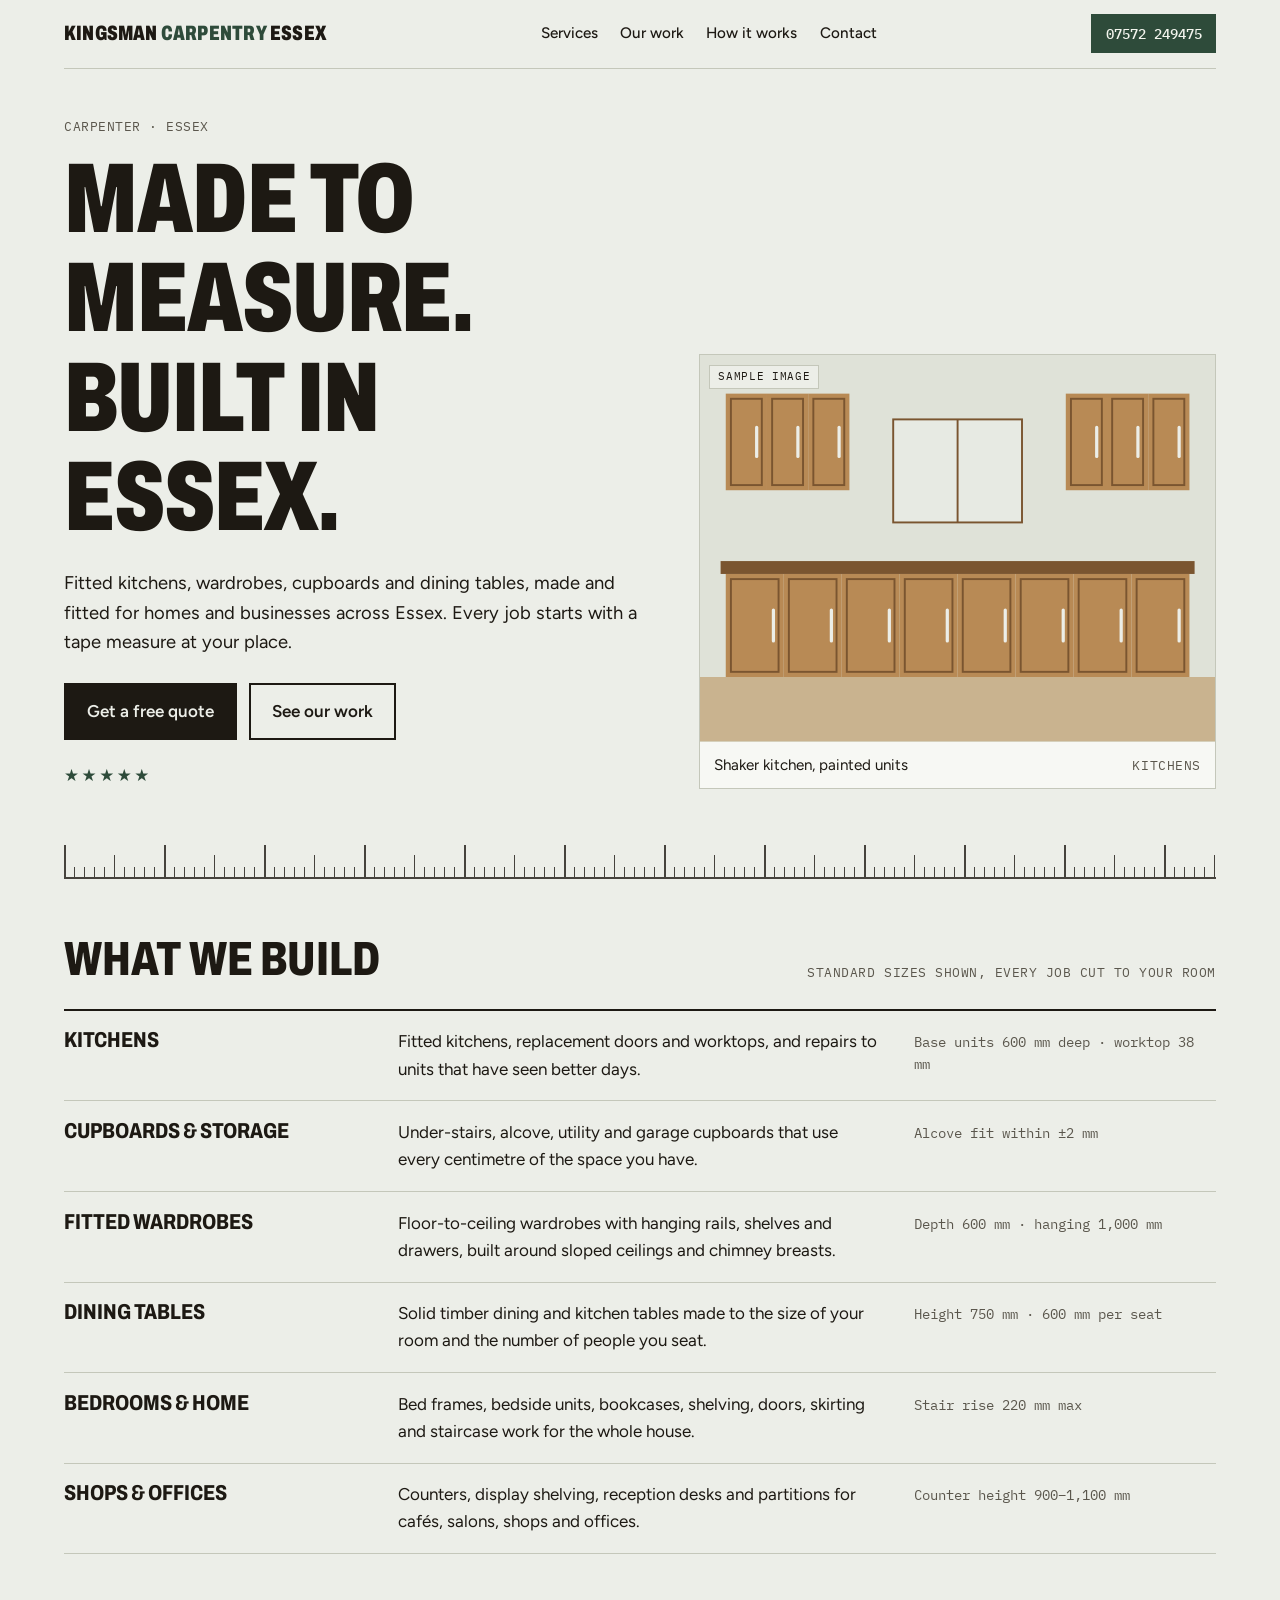
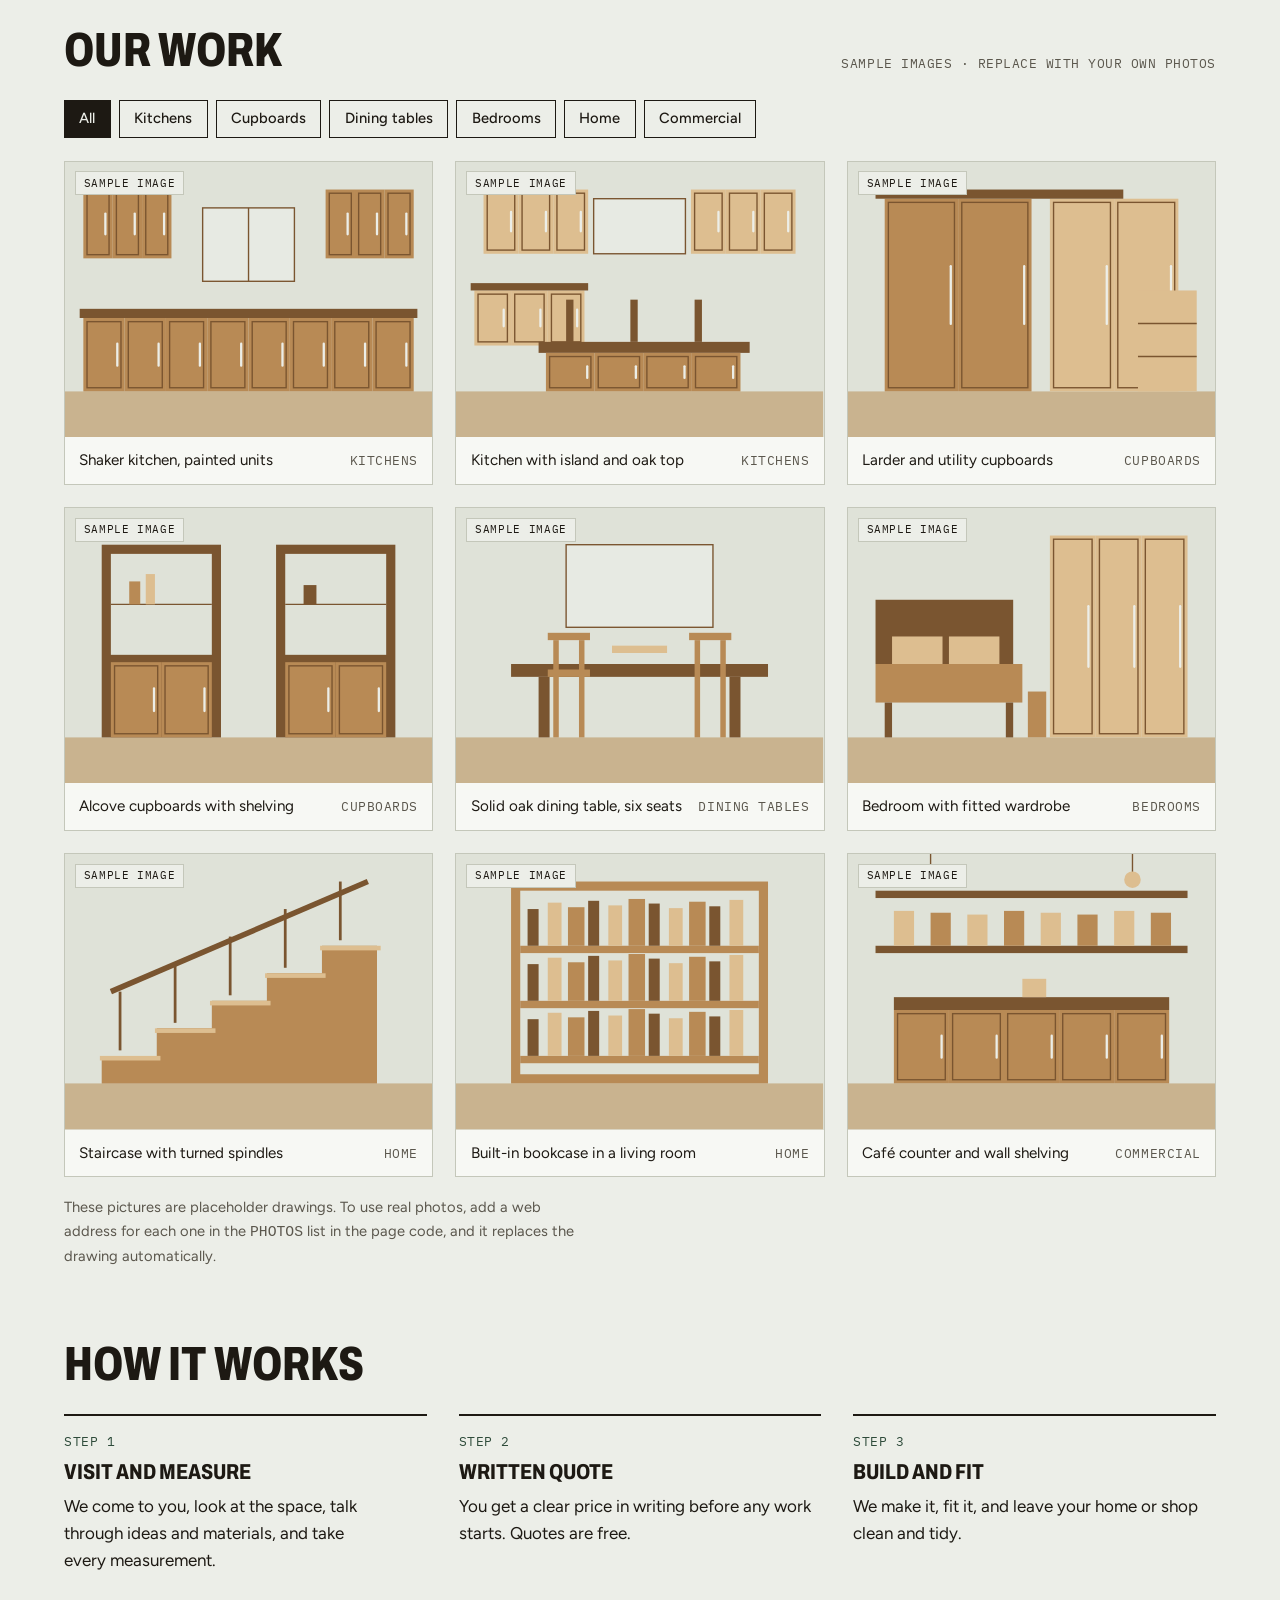
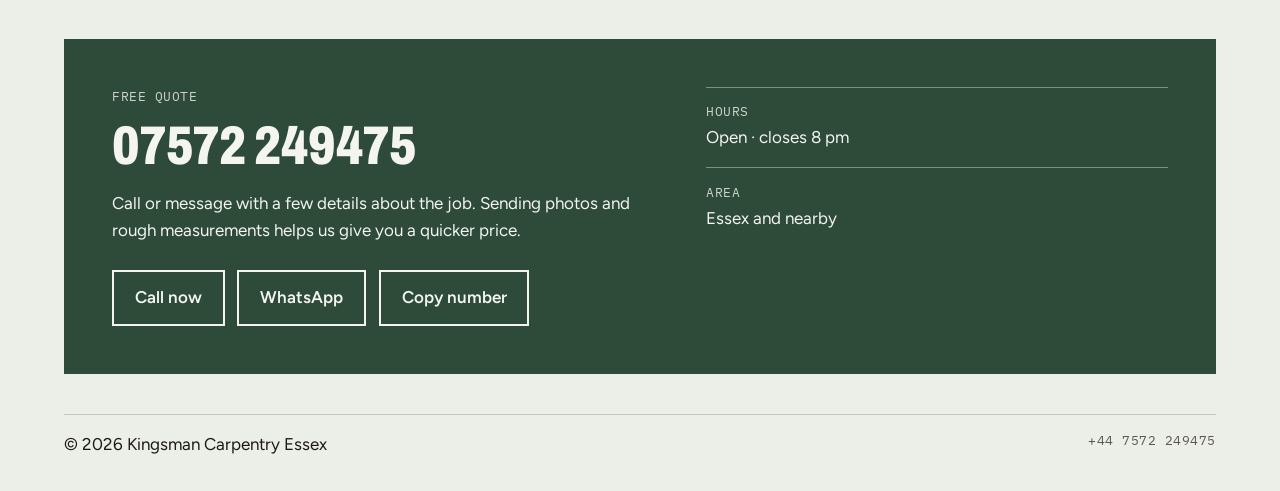
<file: kingsman-carpentry-essex/index.html>
<!doctype html>
<html lang="en-GB">
<head>
<meta charset="utf-8">
<meta name="viewport" content="width=device-width, initial-scale=1">
<style>html{color-scheme:light}body{margin:0}img{max-width:100%}[hidden]{display:none!important}</style>
<title>Kingsman Carpentry Essex</title>
<link rel="stylesheet" href="https://fonts.googleapis.com/css2?family=Archivo:wdth,wght@62..125,500..900&family=Figtree:wght@400;500;600&family=IBM+Plex+Mono:wght@400;500&display=swap">
<style>
/* Layout: workshop cut-list. Wide condensed headline over a tape-measure rule, services set as a cut list with real sizes, gallery of image slots with filters. */
:root {
  --bg: #ECEEE8;
  --surface: #F7F8F4;
  --fg: #1D1913;
  --muted: #5B574D;
  --line: #C4C7BA;
  --accent: #2E4B3A;
  --accent-fg: #F3F5EE;
  --w1: #DDBE90;
  --w2: #B88A55;
  --w3: #7A5530;
  --wall: #DFE2D8;
  --floor: #C9B38F;
  --font-display: "Archivo", "Arial Narrow", Arial, sans-serif;
  --font-body: "Figtree", system-ui, -apple-system, "Segoe UI", sans-serif;
  --font-mono: "IBM Plex Mono", ui-monospace, Menlo, Consolas, monospace;
}
@media (prefers-color-scheme: dark) {
  :root:not([data-theme="light"]) {
    --bg: #14130F; --surface: #1D1B16; --fg: #ECE8DD; --muted: #A29D8F; --line: #37342B;
    --accent: #8DBB9C; --accent-fg: #10150F;
    --w1: #A27C4E; --w2: #7A5834; --w3: #4A331D; --wall: #26241E; --floor: #302B20;
    color-scheme: dark;
  }
}
:root[data-theme="dark"] {
  --bg: #14130F; --surface: #1D1B16; --fg: #ECE8DD; --muted: #A29D8F; --line: #37342B;
  --accent: #8DBB9C; --accent-fg: #10150F;
  --w1: #A27C4E; --w2: #7A5834; --w3: #4A331D; --wall: #26241E; --floor: #302B20;
  color-scheme: dark;
}
* { box-sizing: border-box; }
body {
  background: var(--bg); color: var(--fg);
  font-family: var(--font-body); font-size: 17px; line-height: 1.6;
  padding-left: max(16px, env(safe-area-inset-left, 0px));
  padding-right: max(16px, env(safe-area-inset-right, 0px));
  padding-block: 0 2rem;
}
body::before {
  content: ""; position: fixed; inset: 0 0 auto; height: env(safe-area-inset-top, 0px);
  z-index: 10; background: var(--bg);
}
.wrap { max-width: 72rem; margin-inline: auto; }
a { color: inherit; }
:focus-visible { outline: 3px solid var(--accent); outline-offset: 3px; }

.mono { font-family: var(--font-mono); font-size: .8rem; letter-spacing: .04em; text-transform: uppercase; color: var(--muted); }
h1, h2, h3 { font-family: var(--font-display); text-wrap: balance; margin: 0; line-height: 1; }
h1 { font-size: clamp(2.8rem, 9vw, 6.2rem); font-weight: 850; font-stretch: 70%; text-transform: uppercase; letter-spacing: -.01em; }
h2 { font-size: clamp(1.9rem, 5vw, 3rem); font-weight: 800; font-stretch: 75%; text-transform: uppercase; }
h3 { font-size: 1.35rem; font-weight: 750; font-stretch: 80%; text-transform: uppercase; }
p { margin: 0; max-width: 62ch; text-wrap: pretty; }

/* header */
header.top {
  position: sticky; top: env(safe-area-inset-top, 0px); z-index: 20; background: var(--bg);
  display: flex; flex-wrap: wrap; align-items: center; justify-content: space-between; gap: .5rem 1.5rem;
  padding-block: .9rem; border-bottom: 1px solid var(--line);
}
.brand { font-family: var(--font-display); font-weight: 850; font-stretch: 70%; text-transform: uppercase; font-size: 1.3rem; text-decoration: none; letter-spacing: .01em; }
.brand span { color: var(--accent); }
nav { display: flex; flex-wrap: wrap; gap: .3rem 1.4rem; font-weight: 500; font-size: .95rem; }
nav a { text-decoration: none; padding-block: .2rem; border-bottom: 2px solid transparent; }
nav a:hover { border-color: var(--accent); }
.call { font-family: var(--font-mono); font-size: .9rem; font-weight: 500; text-decoration: none; background: var(--accent); color: var(--accent-fg); padding: .5rem .9rem; }

/* hero */
.hero { display: grid; grid-template-columns: minmax(0, 1.15fr) minmax(0, 1fr); gap: 2.5rem; padding-block: 3rem 2rem; align-items: end; }
.hero .lede { margin-top: 1.4rem; font-size: 1.15rem; }
.hero-actions { display: flex; flex-wrap: wrap; gap: .8rem; margin-top: 1.6rem; }
.btn { display: inline-block; font-weight: 600; text-decoration: none; padding: .8rem 1.3rem; border: 2px solid var(--fg); }
.btn.solid { background: var(--fg); color: var(--bg); }
.btn:hover { background: var(--accent); border-color: var(--accent); color: var(--accent-fg); }
.rating { margin-top: 1.4rem; display: flex; flex-wrap: wrap; gap: .4rem 1rem; align-items: center; }
.stars { color: var(--accent); letter-spacing: .15em; font-size: 1.05rem; }

/* tape measure rule */
.ruler {
  height: 34px; margin-block: 1.5rem 0; position: relative;
  background:
    repeating-linear-gradient(90deg, var(--fg) 0 1px, transparent 1px 10px) bottom/100% 10px no-repeat,
    repeating-linear-gradient(90deg, var(--fg) 0 1px, transparent 1px 50px) bottom/100% 22px no-repeat,
    repeating-linear-gradient(90deg, var(--fg) 0 2px, transparent 2px 100px) bottom/100% 34px no-repeat;
  border-bottom: 2px solid var(--fg);
  opacity: .8;
}

/* image slots */
figure.slot { margin: 0; position: relative; background: var(--surface); border: 1px solid var(--line); }
figure.slot .frame { aspect-ratio: 4 / 3; max-width: 100%; overflow: hidden; background: var(--wall); }
figure.slot svg, figure.slot img { display: block; width: 100%; height: 100%; object-fit: cover; }
figure.slot figcaption { display: flex; justify-content: space-between; align-items: baseline; gap: 1rem; padding: .7rem .9rem; font-size: .95rem; }
figure.slot figcaption .mono { white-space: nowrap; }
.sample-tag { position: absolute; top: .6rem; left: .6rem; background: var(--bg); color: var(--fg); border: 1px solid var(--line); padding: .15rem .5rem; font-family: var(--font-mono); font-size: .68rem; letter-spacing: .06em; text-transform: uppercase; }

/* scene colours */
.s-wall { fill: var(--wall); } .s-floor { fill: var(--floor); }
.s-w1 { fill: var(--w1); } .s-w2 { fill: var(--w2); } .s-w3 { fill: var(--w3); }
.s-line { stroke: var(--w3); stroke-width: 1.5; fill: none; }
.s-pull { stroke: var(--bg); stroke-width: 2.5; stroke-linecap: round; }
.s-glass { fill: var(--bg); opacity: .7; }

section { padding-block: 3.5rem 1rem; }
.sec-head { display: flex; flex-wrap: wrap; justify-content: space-between; align-items: end; gap: .6rem 2rem; margin-bottom: 1.6rem; }

/* services as a cut list */
.cutlist { border-top: 2px solid var(--fg); }
.cut { display: grid; grid-template-columns: minmax(0, 1fr) minmax(0, 1.6fr) minmax(0, 1fr); gap: .4rem 2rem; padding-block: 1.1rem; border-bottom: 1px solid var(--line); align-items: baseline; }
.cut .dim { font-family: var(--font-mono); font-size: .85rem; color: var(--muted); }
.cut p { color: var(--fg); }

/* gallery */
.chips { display: flex; flex-wrap: wrap; gap: .5rem; margin-bottom: 1.4rem; }
.chip { font: inherit; font-size: .92rem; font-weight: 500; cursor: pointer; background: transparent; color: var(--fg); border: 1px solid var(--fg); padding: .4rem .9rem; }
.chip[aria-pressed="true"] { background: var(--fg); color: var(--bg); }
.grid { display: grid; grid-template-columns: repeat(auto-fill, minmax(min(100%, 19rem), 1fr)); gap: 1.4rem; }
.note { margin-top: 1.2rem; font-size: .92rem; color: var(--muted); }

/* process */
.steps { display: grid; grid-template-columns: repeat(auto-fit, minmax(min(100%, 15rem), 1fr)); gap: 2rem; }
.step { border-top: 2px solid var(--fg); padding-top: 1rem; display: grid; gap: .6rem; align-content: start; }
.step .mono { color: var(--accent); }

/* contact */
.contact { display: grid; grid-template-columns: minmax(0, 1.2fr) minmax(0, 1fr); gap: 2.5rem; background: var(--accent); color: var(--accent-fg); padding: clamp(1.4rem, 4vw, 3rem); margin-top: 3rem; }
.contact .mono { color: inherit; opacity: .8; }
.phone { font-family: var(--font-display); font-stretch: 75%; font-weight: 850; font-size: clamp(2rem, 6vw, 3.4rem); line-height: 1.05; margin-block: .6rem 1rem; overflow-wrap: anywhere; }
.contact .btn { border-color: var(--accent-fg); color: var(--accent-fg); background: transparent; cursor: pointer; font: inherit; font-weight: 600; }
.contact .btn:hover { background: var(--accent-fg); color: var(--accent); border-color: var(--accent-fg); }
.facts { display: grid; gap: 1rem; align-content: start; }
.facts div { border-top: 1px solid color-mix(in srgb, var(--accent-fg) 40%, transparent); padding-top: .6rem; }
footer { margin-top: 2.5rem; padding-top: 1rem; border-top: 1px solid var(--line); display: flex; flex-wrap: wrap; justify-content: space-between; gap: .5rem 2rem; }

@media (max-width: 820px) {
  .hero, .contact { grid-template-columns: minmax(0, 1fr); }
  .cut { grid-template-columns: minmax(0, 1fr); }
  .hero { padding-top: 2rem; }
}
@media (prefers-reduced-motion: no-preference) {
  .btn, .chip, nav a { transition: background .15s, color .15s, border-color .15s; }
}
</style>
</head>
<body>
<div class="wrap">
  <header class="top">
    <a class="brand" href="#top">Kingsman <span>Carpentry</span> Essex</a>
    <nav aria-label="Main">
      <a href="#services">Services</a>
      <a href="#work">Our work</a>
      <a href="#process">How it works</a>
      <a href="#contact">Contact</a>
    </nav>
    <a class="call" href="tel:+447572249475">07572 249475</a>
  </header>

  <main id="top">
    <div class="hero">
      <div>
        <p class="mono">Carpenter · Essex</p>
        <h1 style="margin-top:.8rem">Made to measure. Built in Essex.</h1>
        <p class="lede">Fitted kitchens, wardrobes, cupboards and dining tables, made and fitted for homes and businesses across Essex. Every job starts with a tape measure at your place.</p>
        <div class="hero-actions">
          <a class="btn solid" href="#contact">Get a free quote</a>
          <a class="btn" href="#work">See our work</a>
        </div>
        <div class="rating">
          <span class="stars" aria-hidden="true">★★★★★</span>
        </div>
      </div>
      <div id="hero-slot"></div>
    </div>
    <div class="ruler" aria-hidden="true"></div>

    <section id="services">
      <div class="sec-head">
        <h2>What we build</h2>
        <p class="mono">Standard sizes shown, every job cut to your room</p>
      </div>
      <div class="cutlist">
        <div class="cut"><h3>Kitchens</h3><p>Fitted kitchens, replacement doors and worktops, and repairs to units that have seen better days.</p><span class="dim">Base units 600 mm deep · worktop 38 mm</span></div>
        <div class="cut"><h3>Cupboards &amp; storage</h3><p>Under-stairs, alcove, utility and garage cupboards that use every centimetre of the space you have.</p><span class="dim">Alcove fit within ±2 mm</span></div>
        <div class="cut"><h3>Fitted wardrobes</h3><p>Floor-to-ceiling wardrobes with hanging rails, shelves and drawers, built around sloped ceilings and chimney breasts.</p><span class="dim">Depth 600 mm · hanging 1,000 mm</span></div>
        <div class="cut"><h3>Dining tables</h3><p>Solid timber dining and kitchen tables made to the size of your room and the number of people you seat.</p><span class="dim">Height 750 mm · 600 mm per seat</span></div>
        <div class="cut"><h3>Bedrooms &amp; home</h3><p>Bed frames, bedside units, bookcases, shelving, doors, skirting and staircase work for the whole house.</p><span class="dim">Stair rise 220 mm max</span></div>
        <div class="cut"><h3>Shops &amp; offices</h3><p>Counters, display shelving, reception desks and partitions for cafés, salons, shops and offices.</p><span class="dim">Counter height 900–1,100 mm</span></div>
      </div>
    </section>

    <section id="work">
      <div class="sec-head">
        <h2>Our work</h2>
        <p class="mono">Sample images · replace with your own photos</p>
      </div>
      <div class="chips" id="chips" role="group" aria-label="Filter work by type"></div>
      <div class="grid" id="grid"></div>
      <p class="note">These pictures are placeholder drawings. To use real photos, add a web address for each one in the <code>PHOTOS</code> list in the page code, and it replaces the drawing automatically.</p>
    </section>

    <section id="process">
      <div class="sec-head"><h2>How it works</h2></div>
      <div class="steps">
        <div class="step"><span class="mono">Step 1</span><h3>Visit and measure</h3><p>We come to you, look at the space, talk through ideas and materials, and take every measurement.</p></div>
        <div class="step"><span class="mono">Step 2</span><h3>Written quote</h3><p>You get a clear price in writing before any work starts. Quotes are free.</p></div>
        <div class="step"><span class="mono">Step 3</span><h3>Build and fit</h3><p>We make it, fit it, and leave your home or shop clean and tidy.</p></div>
      </div>
    </section>

    <section id="contact" style="padding-block:0">
      <div class="contact">
        <div>
          <p class="mono">Free quote</p>
          <div class="phone">07572 249475</div>
          <p>Call or message with a few details about the job. Sending photos and rough measurements helps us give you a quicker price.</p>
          <div class="hero-actions">
            <a class="btn" href="tel:+447572249475">Call now</a>
            <a class="btn" href="https://wa.me/447572249475" target="_blank" rel="noopener">WhatsApp</a>
            <button class="btn" id="copy" type="button">Copy number</button>
          </div>
        </div>
        <div class="facts">
          <div><span class="mono">Hours</span><br>Open · closes 8 pm</div>
          <div><span class="mono">Area</span><br>Essex and nearby</div>
        </div>
      </div>
    </section>
  </main>

  <footer>
    <span>© 2026 Kingsman Carpentry Essex</span>
    <span class="mono">+44 7572 249475</span>
  </footer>
</div>

<script>
/* Add real photo addresses here, keyed by the ids below. */
const PHOTOS = {
  // kitchen: "https://example.com/kitchen.jpg",
};

const ITEMS = [
  { id: "kitchen",   cat: "Kitchens",       title: "Shaker kitchen, painted units" },
  { id: "island",    cat: "Kitchens",       title: "Kitchen with island and oak top" },
  { id: "larder",    cat: "Cupboards",      title: "Larder and utility cupboards" },
  { id: "alcove",    cat: "Cupboards",      title: "Alcove cupboards with shelving" },
  { id: "dining",    cat: "Dining tables",  title: "Solid oak dining table, six seats" },
  { id: "bedroom",   cat: "Bedrooms",       title: "Bedroom with fitted wardrobe" },
  { id: "stairs",    cat: "Home",           title: "Staircase with turned spindles" },
  { id: "bookcase",  cat: "Home",           title: "Built-in bookcase in a living room" },
  { id: "counter",   cat: "Commercial",     title: "Café counter and wall shelving" }
];
const CATS = ["All", "Kitchens", "Cupboards", "Dining tables", "Bedrooms", "Home", "Commercial"];

/* drawn placeholder scenes */
const door = (x, y, w, h, shade = "s-w2", pull = "v") =>
  `<rect class="${shade}" x="${x}" y="${y}" width="${w}" height="${h}"/><rect class="s-line" x="${x + 4}" y="${y + 4}" width="${w - 8}" height="${h - 8}"/>` +
  (pull === "v" ? `<line class="s-pull" x1="${x + w - 8}" y1="${y + h * .35}" x2="${x + w - 8}" y2="${y + h * .65}"/>` : `<line class="s-pull" x1="${x + w * .35}" y1="${y + 10}" x2="${x + w * .65}" y2="${y + 10}"/>`);
const row = (x, y, w, h, n, shade, pull) => Array.from({ length: n }, (_, i) => door(x + i * w, y, w, h, shade, pull)).join("");
const base = `<rect class="s-wall" width="400" height="300"/><rect class="s-floor" y="250" width="400" height="50"/>`;

const SCENES = {
  kitchen: () => base +
    `<rect class="s-glass" x="150" y="50" width="100" height="80"/><rect class="s-line" x="150" y="50" width="100" height="80"/><line class="s-line" x1="200" y1="50" x2="200" y2="130"/>` +
    row(20, 30, 32, 75, 3, "s-w2", "v") + row(284, 30, 32, 75, 3, "s-w2", "v") +
    row(20, 168, 45, 82, 8, "s-w2", "v").slice(0, 0) +
    row(20, 170, 45, 80, 8, "s-w2", "v") +
    `<rect class="s-w3" x="16" y="160" width="368" height="10"/>`,
  island: () => base +
    row(30, 30, 38, 70, 3, "s-w1", "v") + row(256, 30, 38, 70, 3, "s-w1", "v") +
    `<rect class="s-glass" x="150" y="40" width="100" height="60"/><rect class="s-line" x="150" y="40" width="100" height="60"/>` +
    row(30, 140, 40, 70, 8, "s-w1", "v").slice(0, 0) +
    `<rect class="s-w1" x="20" y="118" width="360" height="12"/>`.slice(0, 0) +
    row(20, 140, 40, 60, 3, "s-w1", "v") + `<rect class="s-w3" x="16" y="132" width="128" height="8"/>` +
    `<rect class="s-w3" x="90" y="196" width="230" height="12"/>` +
    row(98, 208, 53, 42, 4, "s-w2", "v") +
    `<g class="s-w3"><rect x="120" y="150" width="8" height="46"/><rect x="190" y="150" width="8" height="46"/><rect x="260" y="150" width="8" height="46"/></g>`,
  larder: () => base +
    row(40, 40, 80, 210, 2, "s-w2", "v") + row(220, 40, 70, 210, 2, "s-w1", "v") +
    `<rect class="s-w3" x="30" y="30" width="270" height="10"/><rect class="s-w3" x="310" y="150" width="60" height="100"/>`.replace(`<rect class="s-w3" x="310" y="150" width="60" height="100"/>`, `<rect class="s-w1" x="316" y="140" width="64" height="110"/><line class="s-line" x1="316" y1="176" x2="380" y2="176"/><line class="s-line" x1="316" y1="212" x2="380" y2="212"/>`),
  alcove: () => base +
    `<rect class="s-w3" x="40" y="40" width="130" height="210"/><rect class="s-w3" x="230" y="40" width="130" height="210"/>` +
    `<rect class="s-wall" x="50" y="50" width="110" height="110"/><rect class="s-wall" x="240" y="50" width="110" height="110"/>` +
    `<line class="s-line" x1="50" y1="105" x2="160" y2="105"/><line class="s-line" x1="240" y1="105" x2="350" y2="105"/>` +
    row(50, 168, 55, 82, 2, "s-w2", "v") + row(240, 168, 55, 82, 2, "s-w2", "v") +
    `<rect class="s-w2" x="70" y="80" width="12" height="25"/><rect class="s-w1" x="88" y="72" width="10" height="33"/><rect class="s-w3" x="260" y="84" width="14" height="21"/>`,
  dining: () => base +
    `<rect class="s-glass" x="120" y="40" width="160" height="90"/><rect class="s-line" x="120" y="40" width="160" height="90"/>` +
    `<rect class="s-w3" x="60" y="170" width="280" height="14"/><rect class="s-w3" x="90" y="184" width="12" height="66"/><rect class="s-w3" x="298" y="184" width="12" height="66"/>` +
    `<rect class="s-w2" x="100" y="136" width="46" height="8"/><rect class="s-w2" x="106" y="144" width="6" height="106"/><rect class="s-w2" x="134" y="144" width="6" height="106"/><rect class="s-w2" x="100" y="176" width="46" height="8"/>` +
    `<rect class="s-w2" x="254" y="136" width="46" height="8"/><rect class="s-w2" x="260" y="144" width="6" height="106"/><rect class="s-w2" x="288" y="144" width="6" height="106"/>` +
    `<rect class="s-w1" x="170" y="150" width="60" height="8"/>`,
  bedroom: () => base +
    row(220, 30, 50, 220, 3, "s-w1", "v") +
    `<rect class="s-w3" x="30" y="100" width="150" height="70"/><rect class="s-w2" x="30" y="170" width="160" height="42"/><rect class="s-w3" x="40" y="212" width="8" height="38"/><rect class="s-w3" x="172" y="212" width="8" height="38"/>` +
    `<rect class="s-w1" x="48" y="140" width="55" height="30"/><rect class="s-w1" x="110" y="140" width="55" height="30"/>` +
    `<rect class="s-w2" x="196" y="200" width="20" height="50"/>`,
  stairs: () => base +
    `<polygon class="s-w2" points="40,250 40,220 100,220 100,190 160,190 160,160 220,160 220,130 280,130 280,100 340,100 340,250"/>` +
    [100, 160, 220, 280, 340].map((x, i) => `<rect class="s-w1" x="${x - 62}" y="${220 - i * 30}" width="66" height="5"/>`).join("") +
    [60, 120, 180, 240, 300].map((x, i) => `<line class="s-line" x1="${x}" y1="${214 - i * 30}" x2="${x}" y2="${150 - i * 30}" style="stroke-width:3"/>`).join("") +
    `<line class="s-line" x1="50" y1="150" x2="330" y2="30" style="stroke-width:6"/>`,
  bookcase: () => base +
    `<rect class="s-w2" x="60" y="30" width="280" height="220"/><rect class="s-wall" x="70" y="40" width="260" height="200"/>` +
    [100, 160, 220].map(y => `<rect class="s-w2" x="70" y="${y}" width="260" height="8"/>`).join("") +
    [[40, 60], [100, 100], [160, 160], [220, 220]].map(([_, y]) => "").join("") +
    [48, 108, 168, 228].map(y => Array.from({ length: 11 }, (_, i) => `<rect class="${["s-w3", "s-w1", "s-w2"][i % 3]}" x="${78 + i * 22}" y="${y + 12 - ((i * 7) % 12)}" width="${12 + (i % 3) * 3}" height="${40 + ((i * 7) % 12)}"/>`).join("")).slice(0, 3).join(""),
  counter: () => base +
    `<rect class="s-w3" x="30" y="40" width="340" height="8"/><rect class="s-w3" x="30" y="100" width="340" height="8"/>` +
    Array.from({ length: 8 }, (_, i) => `<rect class="${["s-w1", "s-w2"][i % 2]}" x="${50 + i * 40}" y="${62 + (i % 3) * 2}" width="22" height="${38 - (i % 3) * 2}"/>`).join("") +
    `<line class="s-line" x1="90" y1="0" x2="90" y2="22"/><circle class="s-w1" cx="90" cy="28" r="9"/><line class="s-line" x1="310" y1="0" x2="310" y2="22"/><circle class="s-w1" cx="310" cy="28" r="9"/>` +
    `<rect class="s-w3" x="50" y="156" width="300" height="14"/>` + row(50, 170, 60, 80, 5, "s-w2", "v") +
    `<rect class="s-w1" x="190" y="136" width="26" height="20"/>`
};

function slot(item, hero) {
  const src = PHOTOS[item.id];
  const media = src
    ? `<img src="${src}" alt="${item.title}" loading="lazy">`
    : `<svg viewBox="0 0 400 300" role="img" aria-label="Sample drawing: ${item.title}" preserveAspectRatio="xMidYMid slice">${SCENES[item.id]()}</svg>`;
  return `<figure class="slot" data-cat="${item.cat}">
    <div class="frame">${media}</div>
    ${src ? "" : '<span class="sample-tag">Sample image</span>'}
    <figcaption><span>${item.title}</span><span class="mono">${item.cat}</span></figcaption>
  </figure>`;
}

document.getElementById("hero-slot").innerHTML = slot(ITEMS[0], true);

const grid = document.getElementById("grid");
const chips = document.getElementById("chips");
let current = "All";
function render() {
  grid.innerHTML = ITEMS.filter(i => current === "All" || i.cat === current).map(i => slot(i)).join("");
  chips.querySelectorAll(".chip").forEach(c => c.setAttribute("aria-pressed", String(c.dataset.cat === current)));
}
chips.innerHTML = CATS.map(c => `<button class="chip" type="button" data-cat="${c}" aria-pressed="false">${c}</button>`).join("");
chips.addEventListener("click", e => {
  const b = e.target.closest(".chip");
  if (!b) return;
  current = b.dataset.cat;
  render();
});
render();

document.getElementById("copy").addEventListener("click", async e => {
  const btn = e.currentTarget;
  try {
    await navigator.clipboard.writeText("+44 7572 249475");
    btn.textContent = "Copied";
  } catch (err) {
    btn.textContent = "+44 7572 249475";
  }
  setTimeout(() => { btn.textContent = "Copy number"; }, 2200);
});
</script>
</body>
</html>
</file>
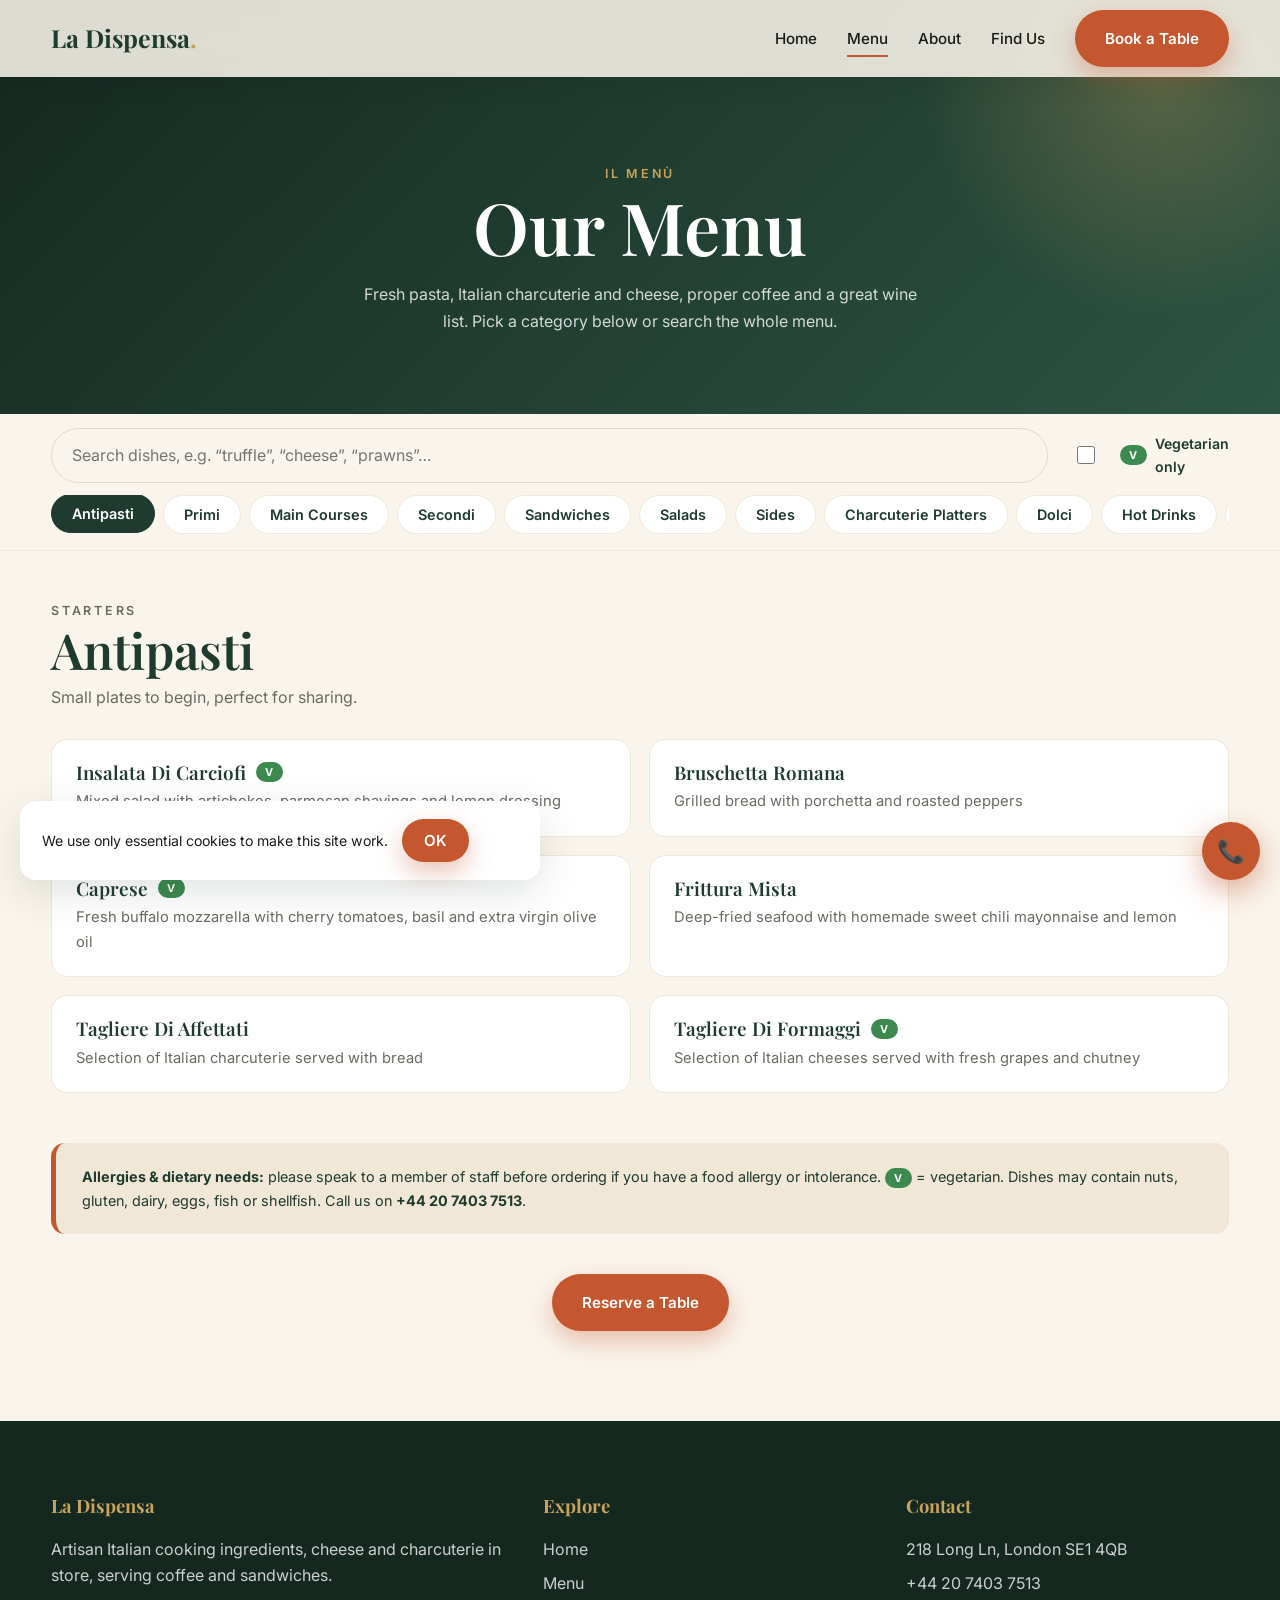
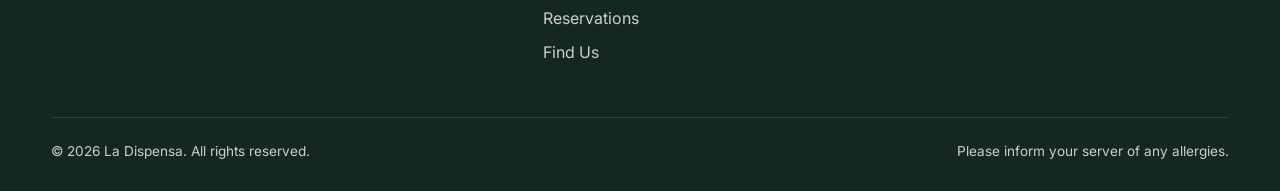
<file: restaurant-site/menu.html>
<!DOCTYPE html>
<html lang="en-GB">
<head>
  <meta charset="UTF-8">
  <meta name="viewport" content="width=device-width, initial-scale=1">
  <title>Menu | La Dispensa – Italian Deli &amp; Kitchen, London SE1</title>
  <meta name="description" content="Full menu: antipasti, fresh homemade pasta, main courses, sandwiches, salads, charcuterie platters, desserts, coffee, wines and liquors.">
  <meta name="theme-color" content="#1f3a2e">
  <link rel="preconnect" href="https://fonts.googleapis.com">
  <link rel="preconnect" href="https://fonts.gstatic.com" crossorigin>
  <link href="https://fonts.googleapis.com/css2?family=Inter:wght@400;500;600;700&family=Playfair+Display:ital,wght@0,600;0,700;1,500&display=swap" rel="stylesheet">
  <link rel="stylesheet" href="css/style.css">
</head>
<body>
  <a class="skip" href="#menu">Skip to menu</a>

  <header class="site-header solid">
    <div class="container nav">
      <a href="index.html" class="logo" aria-label="La Dispensa home">La Dispensa<span>.</span></a>
      <nav class="nav-links" aria-label="Main">
        <a href="index.html">Home</a>
        <a href="menu.html" class="active">Menu</a>
        <a href="index.html#about">About</a>
        <a href="index.html#visit">Find Us</a>
        <a href="index.html#reserve" class="btn btn-primary">Book a Table</a>
      </nav>
      <button class="burger" aria-label="Open menu" aria-expanded="false"><span></span></button>
    </div>
  </header>

  <section class="page-hero">
    <div class="container">
      <p class="eyebrow" style="color:var(--gold)">Il Menù</p>
      <h1>Our Menu</h1>
      <p>Fresh pasta, Italian charcuterie and cheese, proper coffee and a great wine list. Pick a category below or search the whole menu.</p>
    </div>
  </section>

  <div class="menu-tools">
    <div class="container">
      <div class="search-row">
        <input id="search" type="search" placeholder="Search dishes, e.g. “truffle”, “cheese”, “prawns”…" aria-label="Search the menu">
        <label class="toggle"><input type="checkbox" id="veg-only"> <span class="veg">V</span> Vegetarian only</label>
      </div>
      <div class="tabs" id="tabs" role="tablist" aria-label="Menu categories"></div>
    </div>
  </div>

  <main class="menu-body" id="menu">
    <div class="container">
      <div class="menu-head" id="menu-head"></div>
      <div class="menu-list" id="menu-list" aria-live="polite"></div>
      <div class="allergen"><strong>Allergies &amp; dietary needs:</strong> please speak to a member of staff before ordering if you have a food allergy or intolerance. <span class="veg">V</span> = vegetarian. Dishes may contain nuts, gluten, dairy, eggs, fish or shellfish. Call us on <a href="tel:+442074037513"><strong>+44 20 7403 7513</strong></a>.</div>
      <p class="center" style="margin-top:40px"><a href="index.html#reserve" class="btn btn-primary">Reserve a Table</a></p>
    </div>
  </main>

  <footer>
    <div class="container">
      <div class="foot-grid">
        <div><h4>La Dispensa</h4><p>Artisan Italian cooking ingredients, cheese and charcuterie in store, serving coffee and sandwiches.</p></div>
        <div><h4>Explore</h4><ul><li><a href="index.html">Home</a></li><li><a href="menu.html">Menu</a></li><li><a href="index.html#reserve">Reservations</a></li><li><a href="index.html#visit">Find Us</a></li></ul></div>
        <div><h4>Contact</h4><ul><li>218 Long Ln, London SE1 4QB</li><li><a href="tel:+442074037513">+44 20 7403 7513</a></li></ul></div>
      </div>
      <div class="copy"><span>© <span id="year"></span> La Dispensa. All rights reserved.</span><span>Please inform your server of any allergies.</span></div>
    </div>
  </footer>

  <a class="fab" href="tel:+442074037513" aria-label="Call the restaurant">📞</a>
  <div class="cookie" id="cookie" role="dialog" aria-label="Cookie notice"><span>We use only essential cookies to make this site work.</span><button class="btn btn-primary" id="cookie-ok" style="padding:10px 20px">OK</button></div>

  <script src="js/menu-data.js"></script>
  <script src="js/main.js"></script>
  <script src="js/menu.js"></script>
</body>
</html>
</file>
<file: bristol-plumbing/styles.css>
/* Bristol Plumbing Co. styles */
:root{color-scheme:light}
/* Layout concept: deep-water bands alternate with pale pools, joined by drifting wave edges.
   Copper (the pipe) carries every call to action; aqua is the water that moves through the page. */
:root{
  --font-display:"Unbounded","Trebuchet MS",system-ui,sans-serif;
  --font-body:"Hanken Grotesk",system-ui,-apple-system,"Segoe UI",Roboto,sans-serif;
  --font-mono:"IBM Plex Mono",ui-monospace,Menlo,Consolas,monospace;

  --bg:#F2F8F9; --surface:#FFFFFF; --fg:#0B2230; --muted:#486170; --line:#D2E1E5;
  --water-ink:#0B7487; --water-soft:#CDEFF4; --focus:#0B7487;
  --err:#B3261E;

  --deep:#0A2A3C; --deep-2:#0D3650; --deep-line:#245470; --glow:#17657F;
  --on-deep:#EAF6F9; --on-deep-muted:#A9C7D1;
  --water-bright:#4FD6E8; --pipe:#2A5A75;

  --cta:#B85A1F; --cta-hover:#9E4A14; --on-cta:#FFFFFF; --copper-bright:#E48C4F;
}
@media (prefers-color-scheme: dark){
  :root:not([data-theme="light"]){
    --bg:#061A26; --surface:#0C2636; --fg:#E6F2F5; --muted:#9DB6C0; --line:#1B3C4F;
    --water-ink:#5FD8E8; --water-soft:#12475A; --focus:#4FD6E8; --err:#FF8A80;
    --deep:#0A2C40; --deep-2:#0E3A55; --deep-line:#25526D; --glow:#17657F; --pipe:#2F6482;
    --cta:#E48C4F; --cta-hover:#F09A5E; --on-cta:#2A1305;
    color-scheme:dark;
  }
}
:root[data-theme="dark"]{
  --bg:#061A26; --surface:#0C2636; --fg:#E6F2F5; --muted:#9DB6C0; --line:#1B3C4F;
  --water-ink:#5FD8E8; --water-soft:#12475A; --focus:#4FD6E8; --err:#FF8A80;
  --deep:#0A2C40; --deep-2:#0E3A55; --deep-line:#25526D; --glow:#17657F; --pipe:#2F6482;
  --cta:#E48C4F; --cta-hover:#F09A5E; --on-cta:#2A1305;
  color-scheme:dark;
}

*,*::before,*::after{box-sizing:border-box}
html{scroll-behavior:smooth}
body{margin:0;background:var(--bg);color:var(--fg);font-family:var(--font-body);font-size:1.0625rem;line-height:1.6;-webkit-font-smoothing:antialiased}
body::before{content:"";position:fixed;inset:0 0 auto;height:env(safe-area-inset-top,0px);background:var(--deep);z-index:60}
img,svg{max-width:100%}
a{color:inherit}
p{margin:0}
h1,h2,h3{font-family:var(--font-display);font-weight:500;line-height:1.14;margin:0;text-wrap:balance;letter-spacing:-.01em}
h2{font-size:clamp(1.6rem,3.6vw,2.5rem)}
h3{font-size:1.05rem;line-height:1.3}
:focus-visible{outline:3px solid var(--focus);outline-offset:3px}
.band-deep :focus-visible,.top :focus-visible,.foot :focus-visible{outline-color:var(--water-bright)}
section[id]{scroll-margin-top:84px}

.wrap{width:100%;max-width:1180px;margin-inline:auto;padding-left:max(16px,env(safe-area-inset-left,0px));padding-right:max(16px,env(safe-area-inset-right,0px))}
.sec{padding-block:clamp(52px,8vw,96px)}
.band-deep{background:var(--deep);color:var(--on-deep)}
.band-deep p{color:var(--on-deep-muted)}
.eyebrow{font-family:var(--font-mono);font-size:.78rem;letter-spacing:.14em;text-transform:uppercase;color:var(--water-ink)}
.band-deep .eyebrow{color:var(--water-bright)}
.sec-head{display:grid;gap:14px;max-width:62ch;margin-bottom:clamp(28px,4vw,48px)}
.sec-head p{color:var(--muted)}
.band-deep .sec-head p{color:var(--on-deep-muted)}

/* Buttons */
.btn{position:relative;display:inline-flex;align-items:center;justify-content:center;gap:.6em;padding:.8em 1.35em;border-radius:999px;border:2px solid transparent;font:inherit;font-weight:700;line-height:1.2;text-decoration:none;cursor:pointer;background:none;color:inherit;transition:background .2s,transform .2s,border-color .2s}
.btn svg{width:1.15em;height:1.15em;flex:none}
.btn .rips{position:absolute;inset:0;border-radius:inherit;overflow:hidden;pointer-events:none}
.rip{position:absolute;border-radius:50%;background:currentColor;opacity:.28;transform:scale(0);animation:rip .75s ease-out forwards}
@keyframes rip{to{transform:scale(1);opacity:0}}
.btn--call{background:var(--cta);color:var(--on-cta)}
.btn--call:hover{background:var(--cta-hover);transform:translateY(-1px)}
.btn--ghost{border-color:var(--deep-line);color:var(--on-deep)}
.btn--ghost:hover{border-color:var(--water-bright)}
.btn--line{border-color:var(--line);color:var(--fg)}
.btn--line:hover{border-color:var(--water-ink)}
.btn--big{padding:1em 1.6em;font-size:1.05rem}
.ping::after{content:"";position:absolute;inset:-2px;border-radius:inherit;border:2px solid var(--copper-bright);animation:ping 2.8s ease-out infinite;pointer-events:none}
@keyframes ping{0%{transform:scale(1);opacity:.7}70%,100%{transform:scale(1.22,1.45);opacity:0}}

/* Header */
.top{position:sticky;top:env(safe-area-inset-top,0px);z-index:50;background:var(--deep);color:var(--on-deep);border-bottom:1px solid var(--deep-line)}
.top-in{display:flex;align-items:center;justify-content:space-between;gap:16px;padding-block:10px}
.brand{display:flex;align-items:center;gap:10px;text-decoration:none;min-width:0}
.brand svg{width:38px;height:38px;flex:none}
.brand span{font-family:var(--font-display);font-weight:500;font-size:.8rem;line-height:1.2;letter-spacing:-.005em}
.top nav{display:flex;gap:28px;font-weight:600;font-size:.95rem}
.top nav a{text-decoration:none;color:var(--on-deep-muted);padding-block:6px;border-bottom:2px solid transparent;transition:color .2s,border-color .2s}
.top nav a:hover{color:var(--on-deep);border-color:var(--water-bright)}
.top .btn--call{white-space:nowrap}
.lbl-short{display:none}
.progress{height:3px;background:linear-gradient(90deg,var(--water-bright),var(--copper-bright));transform:scaleX(0);transform-origin:left;transition:transform .12s linear}
@media (max-width:900px){.top nav{display:none}}
@media (max-width:520px){.lbl-long{display:none}.lbl-short{display:inline}}

/* Hero */
.hero{position:relative;overflow:hidden;background:radial-gradient(60% 90% at 85% 15%,var(--glow) 0%,transparent 65%),var(--deep);padding-block:clamp(36px,6vw,84px) clamp(36px,5vw,56px)}
.hero canvas{position:absolute;inset:0;width:100%;height:100%;pointer-events:none}
.hero-in{position:relative;z-index:1;display:grid;grid-template-columns:1.15fr .85fr;gap:clamp(28px,5vw,64px);align-items:center}
.hero-in>*{min-width:0}
.hero h1{font-size:clamp(2.2rem,6vw,4.2rem);font-weight:600;line-height:1.06;margin-block:16px 22px}
.wavy{text-decoration:underline wavy var(--water-bright);text-decoration-thickness:.07em;text-underline-offset:.16em}
.lead{font-size:clamp(1.05rem,1.6vw,1.25rem);max-width:46ch;color:var(--on-deep-muted)}
.cta-row{display:flex;flex-wrap:wrap;gap:12px;margin-top:28px}
.numline{display:flex;flex-wrap:wrap;align-items:center;gap:12px;margin-top:18px;font-family:var(--font-mono);font-size:.95rem;color:var(--on-deep)}
.numline button{font:inherit;font-size:.8rem;padding:.35em .8em;border-radius:999px;border:1px solid var(--deep-line);background:none;color:var(--on-deep-muted);cursor:pointer}
.numline button:hover{border-color:var(--water-bright);color:var(--on-deep)}
.facts{list-style:none;margin:26px 0 0;padding:0;display:flex;flex-wrap:wrap;gap:10px 28px;color:var(--on-deep-muted);font-size:.95rem}
.facts li{display:flex;align-items:center;gap:8px}
.facts svg{width:18px;height:18px;flex:none;color:var(--water-bright)}

.gauge-card{background:var(--deep-2);border:1px solid var(--deep-line);border-radius:22px;padding:22px 22px 24px;max-width:380px;width:100%;margin-inline:auto}
.gauge-card .eyebrow{display:block;margin-bottom:6px}
.gauge-card svg{display:block;width:100%;height:auto}
.gauge-card p{font-size:.92rem;margin-top:6px}
.needle{transform-box:view-box;transform-origin:120px 120px;transform:rotate(-36deg);transition:transform 1.9s cubic-bezier(.3,1.5,.5,1)}
.wobble{transform-box:view-box;transform-origin:120px 120px;animation:wob 4.5s ease-in-out infinite}
@keyframes wob{0%,100%{transform:rotate(-1.6deg)}50%{transform:rotate(2.2deg)}}

/* Wave dividers */
.wave{position:relative;height:clamp(36px,5vw,60px);margin-top:-1px;background:var(--from);overflow:hidden;line-height:0}
.wave svg{position:absolute;left:0;bottom:-1px;width:200%;max-width:none;height:100%}
.wave path{fill:var(--to)}
.wave .w1{animation:drift 16s linear infinite}
.wave .w2{animation:drift 10s linear infinite reverse;opacity:.45}
@keyframes drift{to{transform:translateX(-50%)}}

/* Promise strip */
.promise{padding-block:8px 0}
.promise ul{list-style:none;margin:0;padding:0;display:grid;grid-template-columns:repeat(auto-fit,minmax(210px,1fr));gap:20px 28px}
.promise li{display:grid;grid-template-columns:28px 1fr;gap:2px 12px;align-items:start}
.promise svg{grid-row:span 2;width:26px;height:26px;color:var(--water-ink);margin-top:2px}
.promise b{font-weight:700}
.promise span{color:var(--muted);font-size:.95rem}

/* Services */
.cards{display:grid;grid-template-columns:repeat(auto-fit,minmax(250px,1fr));gap:18px}
.card{position:relative;isolation:isolate;overflow:hidden;display:flex;flex-direction:column;gap:10px;padding:24px;background:var(--surface);border:1px solid var(--line);border-radius:16px;min-width:0}
.card::before{content:"";position:absolute;left:-50%;top:106%;width:200%;aspect-ratio:1;background:var(--water-soft);border-radius:42%;z-index:-1;transition:top 1s cubic-bezier(.2,.7,.2,1);animation:blob 9s linear infinite;animation-play-state:paused}
.card:hover::before,.card:focus-within::before{top:46%;animation-play-state:running}
@keyframes blob{to{transform:rotate(360deg)}}
.card .ico{width:44px;height:44px;color:var(--water-ink)}
.card p{color:var(--muted);font-size:.97rem}
.card .tag{font-family:var(--font-mono);font-size:.72rem;letter-spacing:.08em;text-transform:uppercase;color:var(--water-ink)}
.card a{margin-top:auto;padding-top:8px;font-weight:700;text-decoration:none;color:var(--fg);display:inline-flex;gap:.4em;align-items:center}
.card a span{transition:transform .25s}
.card a:hover span{transform:translateX(4px)}

/* Process */
.steps{list-style:none;margin:0;padding:0;display:grid;grid-template-columns:repeat(4,1fr);gap:28px;position:relative}
.steps::before,.steps::after{content:"";position:absolute;left:0;right:0;top:19px;height:8px;border-radius:4px}
.steps::before{background:var(--pipe)}
.steps::after{background:repeating-linear-gradient(90deg,var(--water-bright) 0 16px,transparent 16px 44px);background-size:44px 100%;animation:flowx 1.3s linear infinite;opacity:.9}
@keyframes flowx{to{background-position:44px 0}}
@keyframes flowy{to{background-position:0 44px}}
.step{position:relative;z-index:1;display:grid;gap:12px;align-content:start}
.node{width:46px;height:46px;border-radius:50%;background:var(--deep);border:3px solid var(--copper-bright);display:grid;place-items:center;font-family:var(--font-mono);font-weight:500;color:var(--on-deep)}
.step h3{font-size:1.05rem}
.step p{font-size:.96rem}
.step .tag{font-family:var(--font-mono);font-size:.72rem;letter-spacing:.08em;text-transform:uppercase;color:var(--water-bright)}
@media (max-width:860px){
  .steps{grid-template-columns:1fr;gap:30px}
  .steps::before,.steps::after{left:19px;right:auto;top:0;bottom:0;width:8px;height:auto}
  .steps::after{background:repeating-linear-gradient(180deg,var(--water-bright) 0 16px,transparent 16px 44px);background-size:100% 44px;animation-name:flowy}
  .step{grid-template-columns:46px 1fr;column-gap:18px;row-gap:6px}
  .step .node{grid-row:span 3}
}

/* Emergency */
.emerg{display:grid;grid-template-columns:1.3fr .7fr;gap:0;background:var(--surface);border:1px solid var(--line);border-radius:22px;overflow:hidden}
.emerg>*{min-width:0}
.emerg-main{padding:clamp(24px,4vw,40px);display:grid;gap:22px}
.emerg ol{margin:0;padding:0;list-style:none;display:grid;gap:16px;counter-reset:e}
.emerg li{counter-increment:e;display:grid;grid-template-columns:34px 1fr;gap:14px}
.emerg li::before{content:counter(e);width:34px;height:34px;border-radius:50%;display:grid;place-items:center;background:var(--water-soft);color:var(--water-ink);font-family:var(--font-mono);font-weight:500}
.emerg li b{display:block}
.emerg li span{color:var(--muted);font-size:.96rem}
.emerg-side{background:var(--deep);color:var(--on-deep);padding:clamp(24px,4vw,40px);display:grid;gap:16px;align-content:center}
.emerg-side p{color:var(--on-deep-muted)}
.bignum{font-family:var(--font-display);font-weight:500;font-size:clamp(1.3rem,2.6vw,1.7rem);letter-spacing:-.01em}
@media (max-width:860px){.emerg{grid-template-columns:1fr}}

/* FAQ */
.faq-grid{display:grid;grid-template-columns:.8fr 1.4fr;gap:clamp(28px,5vw,72px);align-items:start}
.faq-grid>*{min-width:0}
.faq-side{display:grid;gap:16px;position:sticky;top:96px}
.faq-side p{color:var(--muted)}
.faq-list details{border-top:1px solid var(--line)}
.faq-list details:last-child{border-bottom:1px solid var(--line)}
.faq-list summary{list-style:none;display:flex;align-items:center;justify-content:space-between;gap:18px;padding:20px 2px;cursor:pointer;font-weight:600;font-size:1.05rem}
.faq-list summary::-webkit-details-marker{display:none}
.pm{flex:none;width:30px;height:30px;border-radius:50%;background:var(--water-soft);position:relative;transition:transform .3s}
.pm::before,.pm::after{content:"";position:absolute;left:50%;top:50%;width:12px;height:2px;background:var(--water-ink);border-radius:2px;transform:translate(-50%,-50%)}
.pm::after{transform:translate(-50%,-50%) rotate(90deg);transition:transform .3s}
details[open] .pm::after{transform:translate(-50%,-50%) rotate(0)}
details[open] summary{color:var(--water-ink)}
.ans{padding:0 46px 22px 2px;color:var(--muted);max-width:68ch;animation:drop .4s ease}
.ans a{color:var(--water-ink);font-weight:600}
@keyframes drop{from{opacity:0;transform:translateY(-8px)}to{opacity:1;transform:none}}
@media (max-width:860px){.faq-grid{grid-template-columns:1fr}.faq-side{position:static}.ans{padding-right:4px}}

/* Booking */
.book-grid{display:grid;grid-template-columns:.85fr 1.15fr;gap:clamp(28px,5vw,64px);align-items:start}
.book-grid>*{min-width:0}
.book-copy{display:grid;gap:20px}
.book-copy h2{font-size:clamp(1.8rem,4vw,2.8rem)}
.book-points{list-style:none;margin:6px 0 0;padding:0;display:grid;gap:14px}
.book-points li{display:grid;grid-template-columns:24px 1fr;gap:12px;color:var(--on-deep-muted)}
.book-points svg{width:22px;height:22px;color:var(--water-bright);margin-top:2px}
.callbox{margin-top:8px;border:1px solid var(--deep-line);border-radius:16px;padding:18px 20px;display:grid;gap:10px;background:var(--deep-2)}
.callbox .bignum{color:var(--on-deep)}
.form-card{background:var(--surface);color:var(--fg);border-radius:22px;padding:clamp(20px,3.4vw,36px);border:1px solid var(--deep-line)}
.form-card p{color:inherit}
.grid2{display:grid;grid-template-columns:1fr 1fr;gap:16px}
.field{display:grid;gap:6px;margin-bottom:16px;min-width:0;border:0;padding:0}
.field label,.field legend{font-weight:700;font-size:.92rem;padding:0}
.opt{font-weight:400;color:var(--muted)}
.field input,.field select,.field textarea{width:100%;font:inherit;color:var(--fg);background:var(--bg);border:1.5px solid var(--line);border-radius:10px;padding:.75em .9em;min-width:0}
.field textarea{min-height:110px;resize:vertical}
.field input:focus,.field select:focus,.field textarea:focus{outline:3px solid var(--focus);outline-offset:1px;border-color:var(--water-ink)}
.field [aria-invalid="true"]{border-color:var(--err)}
.err{color:var(--err)!important;font-size:.85rem;font-weight:600}
.note{background:var(--water-soft);border-radius:10px;padding:12px 14px;font-size:.93rem;margin-bottom:16px}
.chips{display:flex;flex-wrap:wrap;gap:10px}
.chip{position:relative}
.chip input{position:absolute;opacity:0;inset:0;width:100%;height:100%;margin:0;cursor:pointer}
.chip span{display:block;padding:.55em 1.05em;border-radius:999px;border:1.5px solid var(--line);font-weight:600;font-size:.93rem;transition:background .2s,border-color .2s,color .2s}
.chip input:checked+span{background:var(--deep);border-color:var(--deep);color:var(--on-deep)}
.chip input:focus-visible+span{outline:3px solid var(--focus);outline-offset:2px}
.form-card .btn--call{width:100%}
.fine{font-size:.85rem;color:var(--muted)!important;margin-top:12px}
.sum-pre{white-space:pre-wrap;word-break:break-word;font-family:var(--font-mono);font-size:.86rem;line-height:1.6;background:var(--bg);border:1.5px solid var(--line);border-radius:12px;padding:16px;margin:16px 0}
.sum-actions{display:flex;flex-wrap:wrap;gap:10px}
.sum h3{font-size:1.25rem;margin-bottom:6px}
@media (max-width:860px){.book-grid{grid-template-columns:1fr}}
@media (max-width:560px){.grid2{grid-template-columns:1fr;gap:0}}

/* Footer */
.foot{border-top:1px solid var(--deep-line);padding-block:44px 28px}
.foot-grid{display:grid;grid-template-columns:1.3fr 1fr 1fr;gap:32px}
.foot-grid>*{min-width:0}
.foot h3{font-family:var(--font-mono);font-weight:500;font-size:.75rem;letter-spacing:.14em;text-transform:uppercase;color:var(--water-bright);margin-bottom:12px}
.foot p,.foot li{color:var(--on-deep-muted);font-size:.96rem}
.foot ul{list-style:none;margin:0;padding:0;display:grid;gap:6px}
.foot a{text-decoration:none}
.foot a:hover{color:var(--on-deep);text-decoration:underline}
.foot .legal{margin-top:34px;padding-top:18px;border-top:1px solid var(--deep-line);font-size:.85rem}
@media (max-width:760px){.foot-grid{grid-template-columns:1fr}}

/* Mobile call bar */
.callbar{display:none}
@media (max-width:760px){
  body{padding-bottom:72px}
  .callbar{display:grid;grid-template-columns:1fr 1fr;gap:10px;position:fixed;left:0;right:0;bottom:0;z-index:55;background:var(--deep);border-top:1px solid var(--deep-line);padding:10px max(16px,env(safe-area-inset-right,0px)) calc(10px + env(safe-area-inset-bottom,0px)) max(16px,env(safe-area-inset-left,0px))}
  .callbar .btn{padding:.75em 1em}
}

/* Reveal: content is readable at rest, it only eases into place */
.rv{opacity:.35;transform:translateY(18px);transition:opacity .7s ease,transform .7s ease}
.rv.in{opacity:1;transform:none}

@media (prefers-reduced-motion: reduce){
  *,*::before,*::after{animation:none!important;transition:none!important}
  html{scroll-behavior:auto}
  .rv{opacity:1;transform:none}
}
</file>
<file: complete-bliss/style.css>
:root{--bg:#f8f7fb;--surface:#fff;--ink:#1f1a33;--muted:#645d78;--plum:#4a2461;--rose:#c8567a;--gold:#d9a95f;--blush:#f4e6ee;--line:rgba(31,26,51,.12);--dark:#241437;--on-dark:#f6eef7;
box-sizing:border-box;padding-top:env(safe-area-inset-top,0px);padding-bottom:env(safe-area-inset-bottom,0px);color-scheme:light}
html{scroll-padding-top:calc(env(safe-area-inset-top,0px) + 76px);scroll-behavior:smooth}
@media (prefers-color-scheme:dark){:root:not([data-theme="light"]){--bg:#150d22;--surface:#201433;--ink:#f3ecf8;--muted:#b9aed0;--blush:#2c1a3d;--line:rgba(255,255,255,.14);--plum:#d7b2ee;--dark:#0e0818;color-scheme:dark}}
:root[data-theme="dark"]{--bg:#150d22;--surface:#201433;--ink:#f3ecf8;--muted:#b9aed0;--blush:#2c1a3d;--line:rgba(255,255,255,.14);--plum:#d7b2ee;--dark:#0e0818;color-scheme:dark}
*{box-sizing:border-box}html,body{margin:0}
body{background:var(--bg);color:var(--ink);font:400 1.02rem/1.7 Manrope,system-ui,sans-serif;overflow-x:hidden}
h1,h2,h3{font-family:Fraunces,Georgia,serif;font-weight:500;line-height:1.1;margin:0;letter-spacing:-.01em}
a{color:inherit}:focus-visible{outline:3px solid var(--rose);outline-offset:3px;border-radius:6px}
.wrap{max-width:1120px;margin:0 auto;padding:0 24px}
nav{position:sticky;top:env(safe-area-inset-top,0px);z-index:30;background:color-mix(in srgb,var(--bg) 90%,transparent);backdrop-filter:blur(12px);border-bottom:1px solid transparent;transition:border-color .3s}
nav.s{border-color:var(--line)}
nav .wrap{display:flex;align-items:center;justify-content:space-between;height:72px;gap:16px}
.logo{font:600 1.45rem Fraunces,Georgia,serif;text-decoration:none;color:var(--plum)}
.logo em{font-style:italic;color:var(--rose)}
nav ul{display:flex;gap:30px;list-style:none;margin:0;padding:0}
nav ul a{text-decoration:none;font-weight:600;font-size:.95rem;color:var(--muted);transition:color .2s}
nav ul a:hover{color:var(--ink)}
.btn{display:inline-flex;align-items:center;gap:10px;border:0;cursor:pointer;font:700 .98rem Manrope,sans-serif;padding:15px 28px;border-radius:999px;text-decoration:none;transition:transform .25s,box-shadow .25s,background .25s}
.btn.call{background:var(--rose);color:#fff;box-shadow:0 8px 22px rgba(200,86,122,.35)}
.btn.call:hover{transform:translateY(-2px);box-shadow:0 12px 28px rgba(200,86,122,.45)}
.btn.ghost{border:1.5px solid var(--ink);color:var(--ink);background:transparent}
.btn.ghost:hover{background:var(--ink);color:var(--bg)}
.btn svg{width:18px;height:18px;fill:currentColor}
.btn.call svg{animation:ring 3.5s ease-in-out infinite;transform-origin:50% 50%}
@keyframes ring{0%,80%,100%{transform:rotate(0)}84%{transform:rotate(-14deg)}88%{transform:rotate(12deg)}92%{transform:rotate(-8deg)}96%{transform:rotate(5deg)}}
@media(max-width:800px){nav ul{display:none}.btn.call .num{display:none}nav .btn{padding:12px 20px}}
/* hero */
.hero{padding:70px 0 90px;position:relative;overflow:hidden}
.hero .wrap{display:grid;grid-template-columns:1.1fr .9fr;gap:40px;align-items:center}
@media(max-width:900px){.hero .wrap{grid-template-columns:1fr}.hero{padding-top:40px}}
.tag{display:inline-flex;gap:10px;align-items:center;font-weight:600;font-size:.9rem;color:var(--plum);background:var(--blush);padding:8px 16px;border-radius:999px;margin-bottom:26px;opacity:0;animation:up .8s .1s forwards}
.dot{width:9px;height:9px;border-radius:50%;background:#2fb26b;animation:ping 2s infinite}
@keyframes ping{0%{box-shadow:0 0 0 0 rgba(47,178,107,.5)}100%{box-shadow:0 0 0 12px rgba(47,178,107,0)}}
h1{font-size:clamp(2.7rem,6.2vw,5rem)}
h1 .ln{display:block;overflow:hidden;padding-bottom:.08em}
h1 .ln span{display:block;transform:translateY(110%);animation:rise 1s cubic-bezier(.2,.8,.2,1) forwards}
h1 .ln:nth-child(2) span{animation-delay:.15s}h1 .ln:nth-child(3) span{animation-delay:.3s}
h1 i{color:var(--rose)}
@keyframes rise{to{transform:none}}
@keyframes up{to{opacity:1;transform:none}}
.tag,.hero p,.acts{transform:translateY(14px)}
.hero p{color:var(--muted);font-size:1.15rem;max-width:46ch;margin:24px 0 34px;opacity:0;animation:up .9s .6s forwards}
.acts{display:flex;gap:14px;flex-wrap:wrap;opacity:0;animation:up .9s .8s forwards}
/* hero visual */
.vis{position:relative;aspect-ratio:1;max-width:460px;width:100%;margin-inline:auto}
.vis .c{position:absolute;border-radius:50%;animation:float 9s ease-in-out infinite}
.c1{inset:6% 14% 22% 6%;background:linear-gradient(145deg,var(--plum),#8b3f94);}
.c2{width:46%;aspect-ratio:1;right:0;bottom:6%;background:linear-gradient(145deg,var(--rose),#f09aa5);animation-delay:-3s!important}
.c3{width:24%;aspect-ratio:1;left:2%;bottom:10%;background:var(--gold);animation-delay:-6s!important}
.c4{width:12%;aspect-ratio:1;right:8%;top:6%;border:2px solid var(--rose);animation-delay:-2s!important}
@keyframes float{50%{transform:translateY(-16px)}}
.vis .card{position:absolute;left:50%;top:50%;transform:translate(-50%,-50%);background:var(--surface);border-radius:20px;padding:22px 26px;box-shadow:0 24px 60px rgba(40,10,70,.25);text-align:center;min-width:230px}
.card small{color:var(--muted);display:block}.card b{font:500 1.5rem Fraunces,serif;display:block;margin:4px 0}
.card a{color:var(--rose);font-weight:700;text-decoration:none}
/* sections */
section{padding:100px 0}
.eyebrow{color:var(--rose);font-weight:700;margin-bottom:12px;font-size:.95rem}
h2{font-size:clamp(2rem,4.2vw,3.1rem);max-width:20ch}
.lead{color:var(--muted);max-width:56ch;margin:16px 0 48px}
.rv{opacity:0;transform:translateY(28px);transition:opacity .8s,transform .8s cubic-bezier(.2,.8,.2,1)}.rv.in{opacity:1;transform:none}
/* services */
.svc{border-top:1px solid var(--line)}
.row{display:grid;grid-template-columns:70px 1fr 1.3fr 30px;gap:20px;align-items:center;padding:30px 8px;border-bottom:1px solid var(--line);position:relative;transition:padding .4s,color .3s}
.row::before{content:"";position:absolute;inset:0;background:var(--blush);transform:scaleY(0);transform-origin:bottom;transition:transform .4s cubic-bezier(.2,.8,.2,1);z-index:-1}
.row:hover::before{transform:scaleY(1)}.row:hover{padding-left:24px}
.row .n{font:italic 400 1.2rem Fraunces,serif;color:var(--rose)}
.row h3{font-size:1.6rem}.row p{margin:0;color:var(--muted)}
.row .ar{font-size:1.3rem;color:var(--rose);transition:transform .3s}.row:hover .ar{transform:translateX(6px)}
.svc{position:relative;z-index:0}
@media(max-width:760px){.row{grid-template-columns:1fr 24px;gap:6px}.row .n{display:none}.row p{grid-column:1}.row .ar{grid-row:1;grid-column:2}}
/* process */
.proc{background:var(--dark);color:var(--on-dark)}
.proc .lead{color:#c9bddb}.proc .eyebrow{color:var(--gold)}
.steps{display:grid;grid-template-columns:repeat(4,1fr);gap:28px;position:relative}
.steps::before{content:"";position:absolute;left:0;top:22px;height:2px;width:100%;background:linear-gradient(90deg,var(--gold) var(--p,0%),rgba(255,255,255,.18) var(--p,0%));}
.st{padding-top:60px;position:relative}
.st::before{content:attr(data-n);position:absolute;top:0;left:0;width:46px;height:46px;border-radius:50%;background:var(--dark);border:2px solid var(--gold);display:grid;place-items:center;font:500 1.1rem Fraunces,serif;color:var(--gold)}
.st h3{font-size:1.35rem;margin-bottom:8px}.st p{margin:0;color:#c9bddb;font-size:.97rem}
@media(max-width:800px){.steps{grid-template-columns:1fr}.steps::before{display:none}.st{padding:0 0 0 66px}}
/* reviews */
.rev{position:relative;min-height:240px;max-width:780px}
.q{position:absolute;inset:0;opacity:0;transform:translateY(16px);transition:opacity .7s,transform .7s;pointer-events:none}
.q.on{opacity:1;transform:none;pointer-events:auto}
.q p{font:400 clamp(1.4rem,3vw,2rem)/1.35 Fraunces,serif;margin:0 0 20px}
.stars{color:var(--gold);letter-spacing:4px}
.q small{color:var(--muted)}
.dots{display:flex;gap:8px;margin-top:10px}.dots button{height:4px;width:28px;border:0;border-radius:4px;background:var(--line);cursor:pointer;padding:0;position:relative;overflow:hidden}
.dots button.on::after{content:"";position:absolute;inset:0;background:var(--rose);transform-origin:left;animation:fill 6s linear forwards}
@keyframes fill{from{transform:scaleX(0)}to{transform:scaleX(1)}}
.note{font-size:.85rem;color:var(--muted);margin-top:22px}
/* contact */
.contact{background:var(--blush)}
.cg{display:grid;grid-template-columns:1fr 1fr;gap:50px}@media(max-width:860px){.cg{grid-template-columns:1fr}}
.bigcall{display:block;text-decoration:none;background:var(--plum);color:#fff;border-radius:24px;padding:28px 30px;margin:30px 0 16px;transition:transform .3s,box-shadow .3s;position:relative;overflow:hidden}
:root:not([data-theme="light"]) .bigcall{color:#1b0f2a}
.bigcall:hover{transform:translateY(-4px);box-shadow:0 20px 40px rgba(74,36,97,.35)}
.bigcall small{opacity:.85;display:block}.bigcall b{font:500 clamp(1.6rem,4vw,2.2rem) Fraunces,serif}
.bigcall::after{content:"";position:absolute;right:-40px;top:-40px;width:140px;height:140px;border-radius:50%;background:var(--rose);opacity:.5;transition:transform .5s}
.bigcall:hover::after{transform:scale(1.6)}
.meta{display:grid;gap:12px}.meta div{background:var(--surface);padding:16px 20px;border-radius:16px}
.meta b{display:block;font-size:.85rem;color:var(--muted);font-weight:600}
.meta a{color:var(--rose);font-weight:700;text-decoration:none}
.fb{background:var(--surface);border-radius:24px;padding:32px;position:relative;overflow:hidden}
.f{margin-bottom:16px}.f label{display:block;font-weight:600;font-size:.88rem;margin-bottom:6px}
.f input,.f select,.f textarea{width:100%;font:inherit;color:var(--ink);background:var(--bg);border:1.5px solid var(--line);border-radius:12px;padding:13px 14px;transition:border-color .25s,box-shadow .25s}
.f textarea{min-height:100px;resize:vertical}
.f input:focus,.f select:focus,.f textarea:focus{outline:0;border-color:var(--rose);box-shadow:0 0 0 4px rgba(200,86,122,.18)}
.done{position:absolute;inset:0;background:var(--surface);display:grid;place-content:center;text-align:center;padding:30px;transform:translateY(101%);transition:transform .6s cubic-bezier(.2,.8,.2,1)}
.done.on{transform:none}.tick{width:64px;height:64px;margin:0 auto 18px}
.tick circle,.tick path{fill:none;stroke:var(--rose);stroke-width:3;stroke-linecap:round;stroke-linejoin:round;stroke-dasharray:200;stroke-dashoffset:200}
.done.on .tick circle{animation:dr .7s .3s forwards}.done.on .tick path{animation:dr .5s .9s forwards}
@keyframes dr{to{stroke-dashoffset:0}}
footer{padding:36px 0 100px;text-align:center;color:var(--muted);font-size:.92rem}
.mbar{display:none}
@media(max-width:800px){.mbar{display:flex;position:fixed;left:14px;right:14px;bottom:calc(env(safe-area-inset-bottom,0px) + 14px);z-index:40;justify-content:center;transform:translateY(140%);transition:transform .5s cubic-bezier(.2,.8,.2,1)}.mbar.show{transform:none}.mbar .btn{width:100%;justify-content:center;box-shadow:0 12px 30px rgba(200,86,122,.5)}}
@media(prefers-reduced-motion:reduce){*{animation:none!important;transition:none!important}h1 .ln span,.tag,.hero p,.acts,.rv,.q.on{opacity:1;transform:none}.tag,.hero p,.acts{opacity:1}}
</file>
<file: Diyana cafe/style.css>
:root{--bg:#120d0b;--bg2:#1b1410;--gold:#c9a45c;--ivory:#f3ead9;--wine:#6a2232;--mute:#b3a794;
--serif:'Cormorant Garamond',Georgia,serif;--sans:'Jost',system-ui,sans-serif}
*{box-sizing:border-box;margin:0}
html{scroll-behavior:smooth;scroll-padding-top:80px}
body{background:var(--bg);color:var(--ivory);font:300 1.05rem/1.7 var(--sans)}
a{color:inherit;text-decoration:none}
:focus-visible{outline:2px solid var(--gold);outline-offset:3px}
h1,h2,h3,.logo,.quote,.mlist li{font-family:var(--serif);font-weight:400;line-height:1.05}
.hdr{position:fixed;inset:0 0 auto;z-index:30;display:grid;grid-template-columns:1fr auto 1fr;align-items:center;padding:18px 5vw;transition:background .4s,padding .4s}
.hdr.stuck{background:rgba(18,13,11,.92);padding:10px 5vw;backdrop-filter:blur(8px)}
.hdr nav{display:flex;gap:30px;font-size:.95rem}.hdr .r{justify-content:flex-end;align-items:center}
.hdr nav a:hover{color:var(--gold)}
.ph{border:1px solid var(--gold);padding:6px 16px;border-radius:99px;color:var(--gold)}
.logo{font-size:2rem;text-align:center;color:var(--gold);letter-spacing:.02em}.logo small{display:block;font:300 .7rem var(--sans);letter-spacing:.5em;color:var(--ivory);margin-top:2px}
.bg{display:none;grid-column:3;justify-self:end;background:none;border:1px solid var(--gold);color:var(--gold);padding:6px 16px;border-radius:99px;font:inherit}
.drawer{position:fixed;inset:0;background:var(--bg);z-index:25;display:none;flex-direction:column;justify-content:center;align-items:center;gap:18px;font:400 2rem var(--serif)}
.drawer.open{display:flex}
.btn{display:inline-block;background:var(--gold);color:#1a120c;font-weight:500;padding:13px 30px;border:1px solid var(--gold);border-radius:99px;cursor:pointer;font:500 1rem var(--sans);transition:background .3s,color .3s,transform .3s}
.btn:hover{background:transparent;color:var(--gold);transform:translateY(-2px)}
.btn.ghost{background:transparent;color:var(--gold)}.btn.ghost:hover{background:var(--gold);color:#1a120c}
.btn.full{width:100%}
.eye{color:var(--gold);font-style:italic;font-family:var(--serif);font-size:1.3rem}
.hero{position:relative;min-height:100vh;display:grid;grid-template-columns:1.2fr .8fr;align-items:center;overflow:hidden;padding:0 5vw;background:radial-gradient(circle at 20% 30%,#3a1a20 0,var(--bg) 60%)}
.glow{position:absolute;width:520px;height:520px;border-radius:50%;background:radial-gradient(circle,rgba(201,164,92,.22),transparent 65%);left:0;top:0;pointer-events:none;transform:translate(-50%,-50%);transition:left .3s,top .3s}
.hero-in{position:relative;z-index:2;padding-top:70px}
h1{font-size:clamp(3.2rem,9vw,7.4rem);margin:26px 0 22px;font-weight:400}
h1 span{display:inline-block;opacity:0;transform:translateY(60px);animation:rise 1s cubic-bezier(.2,.8,.2,1) forwards}
h1 span:nth-child(2){animation-delay:.2s;font-style:italic;color:var(--gold)}h1 span:nth-child(3){animation-delay:.4s}
@keyframes rise{to{opacity:1;transform:none}}
.hero p{max-width:46ch;color:var(--mute)}
.scroll{display:inline-block;margin-top:40px;color:var(--gold);letter-spacing:.3em;font-size:.8rem;text-transform:lowercase;writing-mode:horizontal-tb}
.scroll::after{content:"";display:block;width:1px;height:46px;background:var(--gold);margin:10px auto 0;animation:drip 1.8s infinite}
@keyframes drip{0%{transform:scaleY(0);transform-origin:top}50%{transform:scaleY(1);transform-origin:top}51%{transform-origin:bottom}100%{transform:scaleY(0);transform-origin:bottom}}
.cols{position:relative;display:flex;gap:16px;height:100vh;justify-content:center;transform:rotate(6deg);mask-image:linear-gradient(transparent,#000 15%,#000 85%,transparent)}
.col{display:flex;flex-direction:column;gap:16px;width:min(190px,22vw)}
.col img{width:100%;aspect-ratio:3/4;object-fit:cover;border-radius:120px 120px 6px 6px;border:1px solid rgba(201,164,92,.5)}
.up{animation:up 30s linear infinite}.down{animation:down 34s linear infinite}
@keyframes up{to{transform:translateY(-50%)}}@keyframes down{from{transform:translateY(-50%)}to{transform:none}}
.sec{padding:14vh 5vw}
.about{text-align:center;background:var(--bg2)}
.quote{font-size:clamp(1.8rem,4vw,3.2rem);max-width:24em;margin:0 auto 60px}
.stats{display:flex;justify-content:center;gap:8vw;flex-wrap:wrap;margin-bottom:50px}
.stats b{display:block;font:400 4rem var(--serif);color:var(--gold);line-height:1}.stats span{color:var(--mute)}
.mh{max-width:600px;margin-bottom:46px}.mh h2{font-size:clamp(2.6rem,6vw,4.6rem);margin:4px 0 14px}.mh p:last-child{color:var(--mute)}
.menu{position:relative}
.mlist{list-style:none;margin-bottom:46px;border-top:1px solid rgba(201,164,92,.3)}
.mlist li{font-size:clamp(2rem,5.5vw,4.4rem);padding:14px 0;border-bottom:1px solid rgba(201,164,92,.3);cursor:pointer;transition:padding .4s,color .4s;display:flex;justify-content:space-between;align-items:center}
.mlist li:hover{padding-left:3vw;color:var(--gold);font-style:italic}
.th{display:none}
.follow{position:fixed;width:200px;aspect-ratio:3/4;object-fit:cover;border:1px solid var(--gold);border-radius:100px 100px 6px 6px;pointer-events:none;opacity:0;z-index:20;transition:opacity .25s;left:0;top:0}
.follow.on{opacity:1}
.builder{background:var(--bg2)}
.bgrid{display:grid;grid-template-columns:1fr 1fr;gap:5vw;align-items:start}
.preview{border:1px solid rgba(201,164,92,.4);border-radius:200px 200px 16px 16px;padding:50px 20px 30px;text-align:center;position:sticky;top:90px}
.cake{--fr:#f7b8c8;position:relative;width:230px;margin:50px auto 0;transition:width .4s}
.tier{background:var(--fr);height:70px;border-radius:12px;margin:0 auto;box-shadow:inset 0 -10px 0 rgba(0,0,0,.1),inset 0 12px 0 rgba(255,255,255,.3);transition:.4s}
.t1{width:100%}.t2{width:75%;margin-top:-4px;display:none}
.cake[data-s=tier] .t2{display:block}
.cake[data-s=sheet]{width:300px}.cake[data-s=sheet] .t1{height:56px}
.cake[data-s=cup]{width:110px}.cake[data-s=cup] .t1{height:46px;border-radius:50% 50% 12px 12px}.cake[data-s=cup] .msg{display:none}
.topper{position:absolute;top:-44px;left:50%;translate:-50% 0;font-size:2.4rem;animation:bob 2.4s ease-in-out infinite}
@keyframes bob{50%{transform:translateY(-8px)}}
.msg{position:absolute;left:0;right:0;bottom:12px;font:600 1.1rem var(--serif);padding:0 10px;word-break:break-word}
.plate{width:290px;max-width:90%;height:14px;background:var(--gold);border-radius:50%;margin:0 auto;opacity:.7}
.est{margin-top:22px}.est strong{font:400 2.2rem var(--serif);color:var(--gold);margin-left:6px}.est small{display:block;color:var(--mute);font-size:.85rem}
.controls{display:grid;gap:20px}fieldset{border:0;padding:0}
legend{color:var(--gold);font:italic 1.2rem var(--serif);margin-bottom:8px}
.chip{display:inline-block;margin:0 6px 8px 0}.chip input{position:absolute;opacity:0}
.chip span{display:inline-block;padding:8px 18px;border:1px solid rgba(201,164,92,.6);border-radius:99px;cursor:pointer;transition:.25s}
.chip input:checked+span{background:var(--gold);color:#1a120c}.chip input:focus-visible+span{outline:2px solid var(--ivory)}
.swatches{display:flex;gap:12px}.sw{width:36px;height:36px;border-radius:50%;background:var(--c);border:1px solid var(--gold);cursor:pointer;transition:.2s}
.sw.on{transform:scale(1.2);box-shadow:0 0 0 3px var(--bg2),0 0 0 4px var(--gold)}
select,input[type=text],input[type=tel],input[type=email]{width:100%;padding:12px 16px;background:transparent;border:1px solid rgba(201,164,92,.5);border-radius:10px;color:var(--ivory);font:inherit;margin-bottom:8px}
select option{background:var(--bg);color:var(--ivory)}
::placeholder{color:var(--mute)}
.mosaic{display:grid;grid-template-columns:repeat(4,1fr);grid-auto-rows:240px;gap:16px}
figure{position:relative;overflow:hidden;border-radius:6px;cursor:zoom-in}
figure.a{grid-row:span 2}figure.b{grid-column:span 2}
figure img{width:100%;height:100%;object-fit:cover;transition:transform .8s}
figure:hover img{transform:scale(1.08)}
figcaption{position:absolute;inset:auto 0 0;padding:30px 14px 12px;background:linear-gradient(transparent,rgba(0,0,0,.8));font:italic 1.1rem var(--serif);transform:translateY(100%);transition:transform .4s}
figure:hover figcaption{transform:none}
.cards{display:grid;grid-template-columns:repeat(3,1fr);gap:24px}
article{border:1px solid rgba(201,164,92,.35);border-radius:200px 200px 10px 10px;padding:20px 20px 30px;text-align:center;transition:transform .4s,border-color .4s}
article:hover{transform:translateY(-8px);border-color:var(--gold)}
article img{width:100%;aspect-ratio:1;object-fit:cover;border-radius:50%;margin-bottom:18px}
article h3{font-size:2rem;color:var(--gold);margin-bottom:6px}article p{color:var(--mute);margin-bottom:18px}
.cta{text-align:center;padding:14vh 5vw;background:linear-gradient(var(--wine),#3a1420)}
.cta h2{font-size:clamp(2.4rem,6vw,5rem);margin-bottom:30px}.cta div{display:flex;gap:14px;justify-content:center;flex-wrap:wrap}
footer{display:grid;grid-template-columns:repeat(4,1fr);gap:30px;padding:60px 5vw 30px;background:#0b0807}
footer h4{font:italic 1.4rem var(--serif);color:var(--gold);margin-bottom:8px;font-weight:400}footer p{color:var(--mute)}
.news input{margin:6px 0 10px}.copy{grid-column:1/-1;border-top:1px solid rgba(201,164,92,.25);padding-top:20px;font-size:.9rem}
.fab{position:fixed;right:18px;bottom:18px;z-index:15;width:54px;height:54px;border-radius:50%;background:var(--gold);color:#1a120c;display:grid;place-items:center;font-weight:500;box-shadow:0 6px 18px rgba(0,0,0,.5)}
.lb{position:fixed;inset:0;background:rgba(10,7,6,.95);z-index:40;display:grid;place-content:center;justify-items:center;gap:12px}
.lb[hidden]{display:none}.lb img{max-height:72vh;max-width:90vw;border:1px solid var(--gold);animation:pop .3s}
.lb button{position:absolute;top:14px;right:22px;font-size:2.4rem;background:none;border:0;color:var(--ivory);cursor:pointer}
@keyframes pop{from{transform:scale(.85);opacity:0}}
.toast{position:fixed;left:50%;bottom:24px;translate:-50% 150%;background:var(--gold);color:#1a120c;padding:14px 22px;border-radius:14px;max-width:90vw;z-index:50;transition:translate .4s;text-align:center}
.toast.show{translate:-50% 0}
@media(max-width:860px){
 .hdr{grid-template-columns:auto 1fr}.hdr nav{display:none}.logo{text-align:left;font-size:1.6rem}.bg{display:block;grid-column:2}
 .hero,.bgrid,.cards{grid-template-columns:1fr}.hero{padding-top:80px}.cols{display:none}
 .preview{position:static}.mosaic{grid-template-columns:1fr 1fr}figure.b{grid-column:span 2}
 .th{display:block;width:54px;height:72px;object-fit:cover;border-radius:30px 30px 4px 4px}
 footer{grid-template-columns:1fr 1fr}
}
@media(prefers-reduced-motion:reduce){*{animation:none!important;transition:none!important}h1 span{opacity:1;transform:none}}
</file>
<file: Golden-heat-plumbing-services/styles.css>
/* Bristol Plumbing Co. styles */
:root{color-scheme:light}
/* Layout concept: deep-water bands alternate with pale pools, joined by drifting wave edges.
   Copper (the pipe) carries every call to action; aqua is the water that moves through the page. */
:root{
  --font-display:"Unbounded","Trebuchet MS",system-ui,sans-serif;
  --font-body:"Hanken Grotesk",system-ui,-apple-system,"Segoe UI",Roboto,sans-serif;
  --font-mono:"IBM Plex Mono",ui-monospace,Menlo,Consolas,monospace;

  --bg:#F2F8F9; --surface:#FFFFFF; --fg:#0B2230; --muted:#486170; --line:#D2E1E5;
  --water-ink:#0B7487; --water-soft:#CDEFF4; --focus:#0B7487;
  --err:#B3261E;

  --deep:#0A2A3C; --deep-2:#0D3650; --deep-line:#245470; --glow:#17657F;
  --on-deep:#EAF6F9; --on-deep-muted:#A9C7D1;
  --water-bright:#4FD6E8; --pipe:#2A5A75;

  --cta:#B85A1F; --cta-hover:#9E4A14; --on-cta:#FFFFFF; --copper-bright:#E48C4F;
}
@media (prefers-color-scheme: dark){
  :root:not([data-theme="light"]){
    --bg:#061A26; --surface:#0C2636; --fg:#E6F2F5; --muted:#9DB6C0; --line:#1B3C4F;
    --water-ink:#5FD8E8; --water-soft:#12475A; --focus:#4FD6E8; --err:#FF8A80;
    --deep:#0A2C40; --deep-2:#0E3A55; --deep-line:#25526D; --glow:#17657F; --pipe:#2F6482;
    --cta:#E48C4F; --cta-hover:#F09A5E; --on-cta:#2A1305;
    color-scheme:dark;
  }
}
:root[data-theme="dark"]{
  --bg:#061A26; --surface:#0C2636; --fg:#E6F2F5; --muted:#9DB6C0; --line:#1B3C4F;
  --water-ink:#5FD8E8; --water-soft:#12475A; --focus:#4FD6E8; --err:#FF8A80;
  --deep:#0A2C40; --deep-2:#0E3A55; --deep-line:#25526D; --glow:#17657F; --pipe:#2F6482;
  --cta:#E48C4F; --cta-hover:#F09A5E; --on-cta:#2A1305;
  color-scheme:dark;
}

*,*::before,*::after{box-sizing:border-box}
html{scroll-behavior:smooth}
body{margin:0;background:var(--bg);color:var(--fg);font-family:var(--font-body);font-size:1.0625rem;line-height:1.6;-webkit-font-smoothing:antialiased}
body::before{content:"";position:fixed;inset:0 0 auto;height:env(safe-area-inset-top,0px);background:var(--deep);z-index:60}
img,svg{max-width:100%}
a{color:inherit}
p{margin:0}
h1,h2,h3{font-family:var(--font-display);font-weight:500;line-height:1.14;margin:0;text-wrap:balance;letter-spacing:-.01em}
h2{font-size:clamp(1.6rem,3.6vw,2.5rem)}
h3{font-size:1.05rem;line-height:1.3}
:focus-visible{outline:3px solid var(--focus);outline-offset:3px}
.band-deep :focus-visible,.top :focus-visible,.foot :focus-visible{outline-color:var(--water-bright)}
section[id]{scroll-margin-top:84px}

.wrap{width:100%;max-width:1180px;margin-inline:auto;padding-left:max(16px,env(safe-area-inset-left,0px));padding-right:max(16px,env(safe-area-inset-right,0px))}
.sec{padding-block:clamp(52px,8vw,96px)}
.band-deep{background:var(--deep);color:var(--on-deep)}
.band-deep p{color:var(--on-deep-muted)}
.eyebrow{font-family:var(--font-mono);font-size:.78rem;letter-spacing:.14em;text-transform:uppercase;color:var(--water-ink)}
.band-deep .eyebrow{color:var(--water-bright)}
.sec-head{display:grid;gap:14px;max-width:62ch;margin-bottom:clamp(28px,4vw,48px)}
.sec-head p{color:var(--muted)}
.band-deep .sec-head p{color:var(--on-deep-muted)}

/* Buttons */
.btn{position:relative;display:inline-flex;align-items:center;justify-content:center;gap:.6em;padding:.8em 1.35em;border-radius:999px;border:2px solid transparent;font:inherit;font-weight:700;line-height:1.2;text-decoration:none;cursor:pointer;background:none;color:inherit;transition:background .2s,transform .2s,border-color .2s}
.btn svg{width:1.15em;height:1.15em;flex:none}
.btn .rips{position:absolute;inset:0;border-radius:inherit;overflow:hidden;pointer-events:none}
.rip{position:absolute;border-radius:50%;background:currentColor;opacity:.28;transform:scale(0);animation:rip .75s ease-out forwards}
@keyframes rip{to{transform:scale(1);opacity:0}}
.btn--call{background:var(--cta);color:var(--on-cta)}
.btn--call:hover{background:var(--cta-hover);transform:translateY(-1px)}
.btn--ghost{border-color:var(--deep-line);color:var(--on-deep)}
.btn--ghost:hover{border-color:var(--water-bright)}
.btn--line{border-color:var(--line);color:var(--fg)}
.btn--line:hover{border-color:var(--water-ink)}
.btn--big{padding:1em 1.6em;font-size:1.05rem}
.ping::after{content:"";position:absolute;inset:-2px;border-radius:inherit;border:2px solid var(--copper-bright);animation:ping 2.8s ease-out infinite;pointer-events:none}
@keyframes ping{0%{transform:scale(1);opacity:.7}70%,100%{transform:scale(1.22,1.45);opacity:0}}

/* Header */
.top{position:sticky;top:env(safe-area-inset-top,0px);z-index:50;background:var(--deep);color:var(--on-deep);border-bottom:1px solid var(--deep-line)}
.top-in{display:flex;align-items:center;justify-content:space-between;gap:16px;padding-block:10px}
.brand{display:flex;align-items:center;gap:10px;text-decoration:none;min-width:0}
.brand svg{width:38px;height:38px;flex:none}
.brand span{font-family:var(--font-display);font-weight:500;font-size:.8rem;line-height:1.2;letter-spacing:-.005em}
.top nav{display:flex;gap:28px;font-weight:600;font-size:.95rem}
.top nav a{text-decoration:none;color:var(--on-deep-muted);padding-block:6px;border-bottom:2px solid transparent;transition:color .2s,border-color .2s}
.top nav a:hover{color:var(--on-deep);border-color:var(--water-bright)}
.top .btn--call{white-space:nowrap}
.lbl-short{display:none}
.progress{height:3px;background:linear-gradient(90deg,var(--water-bright),var(--copper-bright));transform:scaleX(0);transform-origin:left;transition:transform .12s linear}
@media (max-width:900px){.top nav{display:none}}
@media (max-width:520px){.lbl-long{display:none}.lbl-short{display:inline}}

/* Hero */
.hero{position:relative;overflow:hidden;background:radial-gradient(60% 90% at 85% 15%,var(--glow) 0%,transparent 65%),var(--deep);padding-block:clamp(36px,6vw,84px) clamp(36px,5vw,56px)}
.hero canvas{position:absolute;inset:0;width:100%;height:100%;pointer-events:none}
.hero-in{position:relative;z-index:1;display:grid;grid-template-columns:1.15fr .85fr;gap:clamp(28px,5vw,64px);align-items:center}
.hero-in>*{min-width:0}
.hero h1{font-size:clamp(2.2rem,6vw,4.2rem);font-weight:600;line-height:1.06;margin-block:16px 22px}
.wavy{text-decoration:underline wavy var(--water-bright);text-decoration-thickness:.07em;text-underline-offset:.16em}
.lead{font-size:clamp(1.05rem,1.6vw,1.25rem);max-width:46ch;color:var(--on-deep-muted)}
.cta-row{display:flex;flex-wrap:wrap;gap:12px;margin-top:28px}
.numline{display:flex;flex-wrap:wrap;align-items:center;gap:12px;margin-top:18px;font-family:var(--font-mono);font-size:.95rem;color:var(--on-deep)}
.numline button{font:inherit;font-size:.8rem;padding:.35em .8em;border-radius:999px;border:1px solid var(--deep-line);background:none;color:var(--on-deep-muted);cursor:pointer}
.numline button:hover{border-color:var(--water-bright);color:var(--on-deep)}
.facts{list-style:none;margin:26px 0 0;padding:0;display:flex;flex-wrap:wrap;gap:10px 28px;color:var(--on-deep-muted);font-size:.95rem}
.facts li{display:flex;align-items:center;gap:8px}
.facts svg{width:18px;height:18px;flex:none;color:var(--water-bright)}

.gauge-card{background:var(--deep-2);border:1px solid var(--deep-line);border-radius:22px;padding:22px 22px 24px;max-width:380px;width:100%;margin-inline:auto}
.gauge-card .eyebrow{display:block;margin-bottom:6px}
.gauge-card svg{display:block;width:100%;height:auto}
.gauge-card p{font-size:.92rem;margin-top:6px}
.needle{transform-box:view-box;transform-origin:120px 120px;transform:rotate(-36deg);transition:transform 1.9s cubic-bezier(.3,1.5,.5,1)}
.wobble{transform-box:view-box;transform-origin:120px 120px;animation:wob 4.5s ease-in-out infinite}
@keyframes wob{0%,100%{transform:rotate(-1.6deg)}50%{transform:rotate(2.2deg)}}

/* Wave dividers */
.wave{position:relative;height:clamp(36px,5vw,60px);margin-top:-1px;background:var(--from);overflow:hidden;line-height:0}
.wave svg{position:absolute;left:0;bottom:-1px;width:200%;max-width:none;height:100%}
.wave path{fill:var(--to)}
.wave .w1{animation:drift 16s linear infinite}
.wave .w2{animation:drift 10s linear infinite reverse;opacity:.45}
@keyframes drift{to{transform:translateX(-50%)}}

/* Promise strip */
.promise{padding-block:8px 0}
.promise ul{list-style:none;margin:0;padding:0;display:grid;grid-template-columns:repeat(auto-fit,minmax(210px,1fr));gap:20px 28px}
.promise li{display:grid;grid-template-columns:28px 1fr;gap:2px 12px;align-items:start}
.promise svg{grid-row:span 2;width:26px;height:26px;color:var(--water-ink);margin-top:2px}
.promise b{font-weight:700}
.promise span{color:var(--muted);font-size:.95rem}

/* Services */
.cards{display:grid;grid-template-columns:repeat(auto-fit,minmax(250px,1fr));gap:18px}
.card{position:relative;isolation:isolate;overflow:hidden;display:flex;flex-direction:column;gap:10px;padding:24px;background:var(--surface);border:1px solid var(--line);border-radius:16px;min-width:0}
.card::before{content:"";position:absolute;left:-50%;top:106%;width:200%;aspect-ratio:1;background:var(--water-soft);border-radius:42%;z-index:-1;transition:top 1s cubic-bezier(.2,.7,.2,1);animation:blob 9s linear infinite;animation-play-state:paused}
.card:hover::before,.card:focus-within::before{top:46%;animation-play-state:running}
@keyframes blob{to{transform:rotate(360deg)}}
.card .ico{width:44px;height:44px;color:var(--water-ink)}
.card p{color:var(--muted);font-size:.97rem}
.card .tag{font-family:var(--font-mono);font-size:.72rem;letter-spacing:.08em;text-transform:uppercase;color:var(--water-ink)}
.card a{margin-top:auto;padding-top:8px;font-weight:700;text-decoration:none;color:var(--fg);display:inline-flex;gap:.4em;align-items:center}
.card a span{transition:transform .25s}
.card a:hover span{transform:translateX(4px)}

/* Process */
.steps{list-style:none;margin:0;padding:0;display:grid;grid-template-columns:repeat(4,1fr);gap:28px;position:relative}
.steps::before,.steps::after{content:"";position:absolute;left:0;right:0;top:19px;height:8px;border-radius:4px}
.steps::before{background:var(--pipe)}
.steps::after{background:repeating-linear-gradient(90deg,var(--water-bright) 0 16px,transparent 16px 44px);background-size:44px 100%;animation:flowx 1.3s linear infinite;opacity:.9}
@keyframes flowx{to{background-position:44px 0}}
@keyframes flowy{to{background-position:0 44px}}
.step{position:relative;z-index:1;display:grid;gap:12px;align-content:start}
.node{width:46px;height:46px;border-radius:50%;background:var(--deep);border:3px solid var(--copper-bright);display:grid;place-items:center;font-family:var(--font-mono);font-weight:500;color:var(--on-deep)}
.step h3{font-size:1.05rem}
.step p{font-size:.96rem}
.step .tag{font-family:var(--font-mono);font-size:.72rem;letter-spacing:.08em;text-transform:uppercase;color:var(--water-bright)}
@media (max-width:860px){
  .steps{grid-template-columns:1fr;gap:30px}
  .steps::before,.steps::after{left:19px;right:auto;top:0;bottom:0;width:8px;height:auto}
  .steps::after{background:repeating-linear-gradient(180deg,var(--water-bright) 0 16px,transparent 16px 44px);background-size:100% 44px;animation-name:flowy}
  .step{grid-template-columns:46px 1fr;column-gap:18px;row-gap:6px}
  .step .node{grid-row:span 3}
}

/* Emergency */
.emerg{display:grid;grid-template-columns:1.3fr .7fr;gap:0;background:var(--surface);border:1px solid var(--line);border-radius:22px;overflow:hidden}
.emerg>*{min-width:0}
.emerg-main{padding:clamp(24px,4vw,40px);display:grid;gap:22px}
.emerg ol{margin:0;padding:0;list-style:none;display:grid;gap:16px;counter-reset:e}
.emerg li{counter-increment:e;display:grid;grid-template-columns:34px 1fr;gap:14px}
.emerg li::before{content:counter(e);width:34px;height:34px;border-radius:50%;display:grid;place-items:center;background:var(--water-soft);color:var(--water-ink);font-family:var(--font-mono);font-weight:500}
.emerg li b{display:block}
.emerg li span{color:var(--muted);font-size:.96rem}
.emerg-side{background:var(--deep);color:var(--on-deep);padding:clamp(24px,4vw,40px);display:grid;gap:16px;align-content:center}
.emerg-side p{color:var(--on-deep-muted)}
.bignum{font-family:var(--font-display);font-weight:500;font-size:clamp(1.3rem,2.6vw,1.7rem);letter-spacing:-.01em}
@media (max-width:860px){.emerg{grid-template-columns:1fr}}

/* FAQ */
.faq-grid{display:grid;grid-template-columns:.8fr 1.4fr;gap:clamp(28px,5vw,72px);align-items:start}
.faq-grid>*{min-width:0}
.faq-side{display:grid;gap:16px;position:sticky;top:96px}
.faq-side p{color:var(--muted)}
.faq-list details{border-top:1px solid var(--line)}
.faq-list details:last-child{border-bottom:1px solid var(--line)}
.faq-list summary{list-style:none;display:flex;align-items:center;justify-content:space-between;gap:18px;padding:20px 2px;cursor:pointer;font-weight:600;font-size:1.05rem}
.faq-list summary::-webkit-details-marker{display:none}
.pm{flex:none;width:30px;height:30px;border-radius:50%;background:var(--water-soft);position:relative;transition:transform .3s}
.pm::before,.pm::after{content:"";position:absolute;left:50%;top:50%;width:12px;height:2px;background:var(--water-ink);border-radius:2px;transform:translate(-50%,-50%)}
.pm::after{transform:translate(-50%,-50%) rotate(90deg);transition:transform .3s}
details[open] .pm::after{transform:translate(-50%,-50%) rotate(0)}
details[open] summary{color:var(--water-ink)}
.ans{padding:0 46px 22px 2px;color:var(--muted);max-width:68ch;animation:drop .4s ease}
.ans a{color:var(--water-ink);font-weight:600}
@keyframes drop{from{opacity:0;transform:translateY(-8px)}to{opacity:1;transform:none}}
@media (max-width:860px){.faq-grid{grid-template-columns:1fr}.faq-side{position:static}.ans{padding-right:4px}}

/* Booking */
.book-grid{display:grid;grid-template-columns:.85fr 1.15fr;gap:clamp(28px,5vw,64px);align-items:start}
.book-grid>*{min-width:0}
.book-copy{display:grid;gap:20px}
.book-copy h2{font-size:clamp(1.8rem,4vw,2.8rem)}
.book-points{list-style:none;margin:6px 0 0;padding:0;display:grid;gap:14px}
.book-points li{display:grid;grid-template-columns:24px 1fr;gap:12px;color:var(--on-deep-muted)}
.book-points svg{width:22px;height:22px;color:var(--water-bright);margin-top:2px}
.callbox{margin-top:8px;border:1px solid var(--deep-line);border-radius:16px;padding:18px 20px;display:grid;gap:10px;background:var(--deep-2)}
.callbox .bignum{color:var(--on-deep)}
.form-card{background:var(--surface);color:var(--fg);border-radius:22px;padding:clamp(20px,3.4vw,36px);border:1px solid var(--deep-line)}
.form-card p{color:inherit}
.grid2{display:grid;grid-template-columns:1fr 1fr;gap:16px}
.field{display:grid;gap:6px;margin-bottom:16px;min-width:0;border:0;padding:0}
.field label,.field legend{font-weight:700;font-size:.92rem;padding:0}
.opt{font-weight:400;color:var(--muted)}
.field input,.field select,.field textarea{width:100%;font:inherit;color:var(--fg);background:var(--bg);border:1.5px solid var(--line);border-radius:10px;padding:.75em .9em;min-width:0}
.field textarea{min-height:110px;resize:vertical}
.field input:focus,.field select:focus,.field textarea:focus{outline:3px solid var(--focus);outline-offset:1px;border-color:var(--water-ink)}
.field [aria-invalid="true"]{border-color:var(--err)}
.err{color:var(--err)!important;font-size:.85rem;font-weight:600}
.note{background:var(--water-soft);border-radius:10px;padding:12px 14px;font-size:.93rem;margin-bottom:16px}
.chips{display:flex;flex-wrap:wrap;gap:10px}
.chip{position:relative}
.chip input{position:absolute;opacity:0;inset:0;width:100%;height:100%;margin:0;cursor:pointer}
.chip span{display:block;padding:.55em 1.05em;border-radius:999px;border:1.5px solid var(--line);font-weight:600;font-size:.93rem;transition:background .2s,border-color .2s,color .2s}
.chip input:checked+span{background:var(--deep);border-color:var(--deep);color:var(--on-deep)}
.chip input:focus-visible+span{outline:3px solid var(--focus);outline-offset:2px}
.form-card .btn--call{width:100%}
.fine{font-size:.85rem;color:var(--muted)!important;margin-top:12px}
.sum-pre{white-space:pre-wrap;word-break:break-word;font-family:var(--font-mono);font-size:.86rem;line-height:1.6;background:var(--bg);border:1.5px solid var(--line);border-radius:12px;padding:16px;margin:16px 0}
.sum-actions{display:flex;flex-wrap:wrap;gap:10px}
.sum h3{font-size:1.25rem;margin-bottom:6px}
@media (max-width:860px){.book-grid{grid-template-columns:1fr}}
@media (max-width:560px){.grid2{grid-template-columns:1fr;gap:0}}

/* Footer */
.foot{border-top:1px solid var(--deep-line);padding-block:44px 28px}
.foot-grid{display:grid;grid-template-columns:1.3fr 1fr 1fr;gap:32px}
.foot-grid>*{min-width:0}
.foot h3{font-family:var(--font-mono);font-weight:500;font-size:.75rem;letter-spacing:.14em;text-transform:uppercase;color:var(--water-bright);margin-bottom:12px}
.foot p,.foot li{color:var(--on-deep-muted);font-size:.96rem}
.foot ul{list-style:none;margin:0;padding:0;display:grid;gap:6px}
.foot a{text-decoration:none}
.foot a:hover{color:var(--on-deep);text-decoration:underline}
.foot .legal{margin-top:34px;padding-top:18px;border-top:1px solid var(--deep-line);font-size:.85rem}
@media (max-width:760px){.foot-grid{grid-template-columns:1fr}}

/* Mobile call bar */
.callbar{display:none}
@media (max-width:760px){
  body{padding-bottom:72px}
  .callbar{display:grid;grid-template-columns:1fr 1fr;gap:10px;position:fixed;left:0;right:0;bottom:0;z-index:55;background:var(--deep);border-top:1px solid var(--deep-line);padding:10px max(16px,env(safe-area-inset-right,0px)) calc(10px + env(safe-area-inset-bottom,0px)) max(16px,env(safe-area-inset-left,0px))}
  .callbar .btn{padding:.75em 1em}
}

/* Reveal: content is readable at rest, it only eases into place */
.rv{opacity:.35;transform:translateY(18px);transition:opacity .7s ease,transform .7s ease}
.rv.in{opacity:1;transform:none}

@media (prefers-reduced-motion: reduce){
  *,*::before,*::after{animation:none!important;transition:none!important}
  html{scroll-behavior:auto}
  .rv{opacity:1;transform:none}
}
</file>
<file: holts-bakery/style.css>
:root{--sun:#f2b705;--blue:#1f2a5c;--pink:#f7b8c8;--paper:#fffdf8;--leaf:#4c7a3a;--ink:#23253a;--soft:#fff3cf;
--display:'Bagel Fat One','Trebuchet MS',sans-serif;--body:'DM Sans',system-ui,sans-serif}
*{box-sizing:border-box;margin:0}
html{scroll-behavior:smooth;scroll-padding-top:70px}
body{font-family:var(--body);color:var(--ink);background:var(--paper);line-height:1.6}
a{color:inherit}
:focus-visible{outline:3px solid var(--blue);outline-offset:3px}
h1,h2,.logo,.big{font-family:var(--display);font-weight:400;color:var(--blue);line-height:1.05}
.nav{position:sticky;top:0;z-index:20;display:flex;justify-content:space-between;align-items:center;padding:12px 5vw;background:var(--paper);transition:box-shadow .3s}
.nav.stuck{box-shadow:0 2px 14px rgba(31,42,92,.15)}
.logo{font-size:1.6rem;text-decoration:none}.logo span{color:var(--sun);-webkit-text-stroke:1px var(--blue)}
nav{display:flex;gap:22px;align-items:center}
nav a{text-decoration:none;font-weight:500}
nav a:not(.btn):hover{color:var(--leaf)}
.burger{display:none;background:none;border:2px solid var(--blue);border-radius:99px;padding:6px 14px;font:inherit;font-weight:700;color:var(--blue)}
.btn{display:inline-block;background:var(--sun);color:var(--blue);font-weight:700;text-decoration:none;border:2px solid var(--blue);border-radius:99px;padding:12px 24px;font-size:1rem;font-family:var(--body);cursor:pointer;box-shadow:3px 3px 0 var(--blue);transition:transform .15s,box-shadow .15s}
.btn:hover{transform:translate(2px,2px);box-shadow:1px 1px 0 var(--blue)}
.btn.small{padding:8px 16px}.btn.full{width:100%;margin-top:6px}
.btn.ghost{background:transparent}
.hero{display:grid;grid-template-columns:1.1fr .9fr;gap:4vw;align-items:center;padding:6vh 5vw 8vh;background:var(--soft)}
.badge{display:inline-block;background:var(--blue);color:#fff;padding:4px 14px;border-radius:99px;font-size:.9rem;font-weight:500;margin-bottom:18px}
h1{font-size:clamp(2.4rem,6vw,4.6rem);max-width:13ch}
.lead{font-size:1.15rem;max-width:46ch;margin:18px 0 26px}
.cta{display:flex;gap:14px;flex-wrap:wrap}
.note{margin-top:20px;font-size:.9rem}
.hero-stack{position:relative;height:420px;max-width:340px;justify-self:center;width:100%;cursor:pointer}
.hero-stack img{position:absolute;inset:0;margin:auto;width:78%;height:360px;object-fit:cover;border:6px solid #fff;border-radius:6px;box-shadow:0 10px 26px rgba(31,42,92,.28);transition:transform .6s cubic-bezier(.3,1.4,.5,1),z-index 0s .2s}
.hero-stack img:nth-child(1){transform:rotate(-8deg) translateX(-14%);z-index:1}
.hero-stack img:nth-child(2){transform:rotate(7deg) translateX(14%);z-index:2}
.hero-stack img:nth-child(3){transform:rotate(-1deg);z-index:3}
.hint{position:absolute;bottom:-6px;left:50%;translate:-50% 0;font-size:.8rem;background:#fff;padding:2px 12px;border-radius:99px;z-index:5}
.marquee{overflow:hidden;background:var(--blue);color:var(--soft);padding:12px 0;white-space:nowrap}
.marquee div{display:inline-block;animation:slide 28s linear infinite}
.marquee span{font-family:var(--display);font-size:1.2rem;margin:0 26px}
.marquee span::after{content:"✿";margin-left:52px;color:var(--sun)}
@keyframes slide{to{transform:translateX(-50%)}}
.sec{padding:9vh 5vw}.sec.alt{background:var(--soft)}
.sec-head{max-width:620px;margin-bottom:34px}
h2{font-size:clamp(2rem,4.5vw,3.2rem);margin-bottom:10px}
.builder{display:grid;grid-template-columns:1fr 1fr;gap:5vw;align-items:start}
.preview{background:#fff;border:2px solid var(--blue);border-radius:22px;padding:30px 20px;text-align:center;position:sticky;top:84px}
.cake{--fr:#f7b8c8;position:relative;width:230px;margin:50px auto 0;transition:width .4s}
.tier{background:var(--fr);height:70px;border-radius:12px;margin:0 auto;box-shadow:inset 0 -10px 0 rgba(0,0,0,.08),inset 0 12px 0 rgba(255,255,255,.35);transition:all .4s;position:relative}
.t1{width:100%}.t2{width:75%;margin-top:-4px;display:none}.t3{width:0;display:none}
.cake[data-s="tier"] .t2{display:block}
.cake[data-s="sheet"]{width:300px}.cake[data-s="sheet"] .t1{height:56px}
.cake[data-s="cup"]{width:110px}.cake[data-s="cup"] .t1{height:46px;border-radius:50% 50% 12px 12px}
.topper{position:absolute;top:-44px;left:50%;translate:-50% 0;font-size:2.4rem;animation:bob 2.4s ease-in-out infinite}
.cake[data-s="tier"] .topper{top:-44px}
@keyframes bob{50%{transform:translateY(-8px)}}
.msg{position:absolute;left:0;right:0;bottom:12px;font-family:var(--display);font-size:1rem;color:var(--blue);padding:0 10px;word-break:break-word}
.cake[data-s="tier"] .msg{bottom:12px}
.cake[data-s="cup"] .msg{display:none}
.plate{width:290px;max-width:90%;height:14px;background:#e6e1d4;border-radius:50%;margin:0 auto}
.est{margin-top:20px}.est strong{font-family:var(--display);font-size:1.8rem;color:var(--leaf);font-weight:400}.est small{color:#666}
.controls{display:grid;gap:18px}
fieldset{border:0;padding:0}
legend{font-weight:700;margin-bottom:8px;color:var(--blue)}
.chip{display:inline-block;margin:0 6px 8px 0}
.chip input{position:absolute;opacity:0}
.chip span{display:inline-block;padding:8px 16px;border:2px solid var(--blue);border-radius:99px;cursor:pointer;transition:background .2s}
.chip input:checked+span{background:var(--blue);color:#fff}
.chip input:focus-visible+span{outline:3px solid var(--sun);outline-offset:2px}
.swatches{display:flex;gap:10px}
.sw{width:38px;height:38px;border-radius:50%;background:var(--c);border:2px solid var(--blue);cursor:pointer;transition:transform .2s}
.sw.on{transform:scale(1.2);box-shadow:0 0 0 3px #fff,0 0 0 5px var(--blue)}
select,input[type=text],input[type=tel]{width:100%;padding:11px 14px;border:2px solid var(--blue);border-radius:12px;font:inherit;background:#fff;margin-bottom:8px}
.filters{display:flex;gap:10px;flex-wrap:wrap;margin-bottom:26px}
.filters button{font:inherit;font-weight:500;padding:8px 18px;border:2px solid var(--blue);border-radius:99px;background:transparent;color:var(--blue);cursor:pointer}
.filters .on{background:var(--blue);color:#fff}
.grid{display:grid;grid-template-columns:repeat(auto-fill,minmax(200px,1fr));gap:22px}
figure{cursor:zoom-in;background:#fff;padding:10px 10px 12px;border-radius:6px;box-shadow:0 6px 16px rgba(31,42,92,.15);transition:transform .25s}
figure:nth-child(odd){transform:rotate(-1.5deg)}figure:nth-child(even){transform:rotate(1.5deg)}
figure:hover{transform:rotate(0) scale(1.04)}
figure.hide{display:none}
figure img{width:100%;aspect-ratio:3/4;object-fit:cover;display:block}
figcaption{font-size:.9rem;margin-top:8px;text-align:center}
.visit{display:grid;grid-template-columns:1.3fr .7fr;gap:5vw;align-items:center}
address{font-style:normal;font-size:1.2rem;margin:8px 0}
.tel{font-family:var(--display);font-size:1.8rem;color:var(--leaf);text-decoration:none}
.facts{margin:18px 0 24px 20px}.facts li{margin-bottom:4px}
.rating{background:var(--blue);color:#fff;border-radius:22px;padding:32px;text-align:center}
.big{font-size:5rem;color:var(--sun)}.stars{color:var(--sun);font-size:1.6rem;letter-spacing:4px}
.q{margin-top:16px;font-size:.95rem;opacity:.9}
footer{display:flex;justify-content:space-between;flex-wrap:wrap;gap:8px;padding:24px 5vw;background:var(--soft);font-size:.9rem}
.demo{opacity:.6}
.fab{position:fixed;right:18px;bottom:18px;z-index:15;width:56px;height:56px;border-radius:50%;background:var(--leaf);color:#fff;display:grid;place-items:center;font-weight:700;text-decoration:none;box-shadow:0 6px 16px rgba(0,0,0,.3)}
.lightbox{position:fixed;inset:0;background:rgba(20,22,45,.92);z-index:40;display:grid;place-content:center;justify-items:center;gap:12px;padding:20px}
.lightbox[hidden]{display:none}
.lightbox img{max-height:70vh;max-width:90vw;border:6px solid #fff;border-radius:6px;animation:pop .3s}
.lightbox p{color:#fff}.lightbox button{position:absolute;top:16px;right:22px;font-size:2.4rem;background:none;border:0;color:#fff;cursor:pointer}
@keyframes pop{from{transform:scale(.8);opacity:0}}
.toast{position:fixed;left:50%;bottom:24px;translate:-50% 140%;background:var(--blue);color:#fff;padding:14px 22px;border-radius:14px;max-width:90vw;z-index:50;transition:translate .4s;text-align:center}
.toast.show{translate:-50% 0}
@media(max-width:820px){
 .burger{display:block}
 nav{position:absolute;top:100%;left:0;right:0;flex-direction:column;background:var(--paper);padding:18px;display:none;box-shadow:0 10px 14px rgba(0,0,0,.1)}
 nav.open{display:flex}
 .hero,.builder,.visit{grid-template-columns:1fr}
 .preview{position:static}
 .hero-stack{height:380px}.hero-stack img{height:320px}
}
@media(prefers-reduced-motion:reduce){*{animation:none!important;transition:none!important;scroll-behavior:auto!important}}
</file>
<file: restaurant-site/css/style.css>
/* ==========================================================
   La Dispensa – Italian Deli & Kitchen  |  Main stylesheet
   Change the colours in :root to re-brand the whole site.
   ========================================================== */
:root {
  --green: #1f3a2e;
  --green-2: #2d5443;
  --cream: #faf5ec;
  --sand: #f0e7d6;
  --terracotta: #c4572f;
  --terracotta-2: #a94622;
  --gold: #c9a35b;
  --ink: #1b1b18;
  --muted: #6b6a62;
  --white: #fff;
  --radius: 18px;
  --shadow: 0 12px 40px rgba(31, 58, 46, .14);
  --ease: cubic-bezier(.22, .8, .24, 1);
  --serif: 'Playfair Display', Georgia, serif;
  --sans: 'Inter', system-ui, -apple-system, Segoe UI, sans-serif;
}

*, *::before, *::after { box-sizing: border-box; margin: 0; padding: 0; }
html { scroll-behavior: smooth; scroll-padding-top: 90px; }
body { font-family: var(--sans); color: var(--ink); background: var(--cream); line-height: 1.65; -webkit-font-smoothing: antialiased; overflow-x: hidden; }
img { max-width: 100%; display: block; }
a { color: inherit; text-decoration: none; }
ul { list-style: none; }
.container { width: min(1180px, 92%); margin-inline: auto; }
.section { padding: clamp(64px, 9vw, 120px) 0; }
.eyebrow { font-size: .78rem; letter-spacing: .22em; text-transform: uppercase; color: var(--terracotta); font-weight: 600; }
h1, h2, h3 { font-family: var(--serif); line-height: 1.15; font-weight: 600; }
h2 { font-size: clamp(2rem, 4vw, 3.1rem); margin: 10px 0 16px; color: var(--green); }
.lead { color: var(--muted); max-width: 60ch; font-size: 1.05rem; }
.center { text-align: center; }
.center .lead { margin-inline: auto; }
.skip { position: absolute; left: -999px; top: 8px; background: var(--white); padding: 10px 16px; border-radius: 8px; z-index: 999; }
.skip:focus { left: 8px; }
:focus-visible { outline: 3px solid var(--gold); outline-offset: 3px; }

/* Buttons */
.btn { display: inline-flex; align-items: center; gap: 10px; padding: 14px 28px; border-radius: 999px; font-weight: 600; font-size: .95rem; border: 2px solid transparent; cursor: pointer; transition: transform .35s var(--ease), background .3s, color .3s, box-shadow .3s; font-family: inherit; }
.btn:hover { transform: translateY(-3px); }
.btn-primary { background: var(--terracotta); color: var(--white); box-shadow: 0 10px 24px rgba(196, 87, 47, .35); }
.btn-primary:hover { background: var(--terracotta-2); }
.btn-ghost { border-color: rgba(255, 255, 255, .7); color: var(--white); }
.btn-ghost:hover { background: var(--white); color: var(--green); }
.btn-dark { border-color: var(--green); color: var(--green); }
.btn-dark:hover { background: var(--green); color: var(--white); }

/* Header */
.site-header { position: fixed; inset: 0 0 auto 0; z-index: 100; padding: 18px 0; transition: background .4s, padding .4s, box-shadow .4s; }
.site-header.scrolled, .site-header.solid { background: rgba(250, 245, 236, .88); backdrop-filter: blur(14px); -webkit-backdrop-filter: blur(14px); padding: 10px 0; box-shadow: 0 4px 30px rgba(0, 0, 0, .07); }
.nav { display: flex; align-items: center; justify-content: space-between; gap: 20px; }
.logo { font-family: var(--serif); font-size: 1.55rem; font-weight: 700; color: var(--white); transition: color .3s; }
.logo span { color: var(--gold); }
.scrolled .logo, .solid .logo { color: var(--green); }
.nav-links { display: flex; align-items: center; gap: 30px; }
.nav-links a:not(.btn) { color: var(--white); font-weight: 500; font-size: .95rem; position: relative; transition: color .3s; }
.scrolled .nav-links a:not(.btn), .solid .nav-links a:not(.btn) { color: var(--ink); }
.nav-links a:not(.btn)::after { content: ''; position: absolute; left: 0; bottom: -6px; height: 2px; width: 0; background: var(--terracotta); transition: width .35s var(--ease); }
.nav-links a:not(.btn):hover::after, .nav-links a.active::after { width: 100%; }
.burger { display: none; width: 44px; height: 44px; background: none; border: 0; cursor: pointer; position: relative; }
.burger span, .burger::before, .burger::after { content: ''; position: absolute; left: 10px; right: 10px; height: 2px; background: var(--white); transition: .35s var(--ease); }
.scrolled .burger span, .solid .burger span, .scrolled .burger::before, .solid .burger::before, .scrolled .burger::after, .solid .burger::after { background: var(--green); }
.burger::before { top: 14px; } .burger span { top: 21px; } .burger::after { top: 28px; }
.burger.open::before { top: 21px; transform: rotate(45deg); }
.burger.open::after { top: 21px; transform: rotate(-45deg); }
.burger.open span { opacity: 0; }

/* Hero */
.hero { position: relative; min-height: 100svh; display: grid; align-items: center; color: var(--white); background:
  radial-gradient(1100px 600px at 80% 10%, rgba(201, 163, 91, .28), transparent 60%),
  linear-gradient(135deg, #14281f 0%, #1f3a2e 45%, #3b5a47 100%); overflow: hidden; }
.hero-bg { position: absolute; inset: 0; background-size: cover; background-position: center; opacity: .38; }
.hero::after { content: ''; position: absolute; inset: 0; background: linear-gradient(180deg, rgba(0, 0, 0, .25), transparent 40%, rgba(20, 40, 31, .75)); }
.hero .container { position: relative; z-index: 2; padding-top: 110px; padding-bottom: 130px; }
.hero h1 { font-size: clamp(2.8rem, 7.5vw, 6rem); max-width: 14ch; margin: 18px 0 22px; }
.hero h1 em { color: var(--gold); font-style: italic; }
.hero p { max-width: 54ch; font-size: 1.15rem; color: rgba(255, 255, 255, .88); }
.hero-cta { display: flex; flex-wrap: wrap; gap: 14px; margin-top: 34px; }
.hero .eyebrow { color: var(--gold); }
.badge-row { display: flex; flex-wrap: wrap; gap: 10px; margin-top: 40px; }
.badge { padding: 8px 16px; border-radius: 999px; background: rgba(255, 255, 255, .12); border: 1px solid rgba(255, 255, 255, .25); backdrop-filter: blur(8px); font-size: .85rem; }
.scroll-hint { position: absolute; bottom: 26px; left: 50%; translate: -50% 0; z-index: 3; width: 26px; height: 42px; border: 2px solid rgba(255, 255, 255, .6); border-radius: 20px; }
.scroll-hint::after { content: ''; position: absolute; top: 8px; left: 50%; width: 4px; height: 8px; margin-left: -2px; background: var(--white); border-radius: 4px; animation: wheel 1.8s infinite; }
@keyframes wheel { 0% { opacity: 1; transform: translateY(0); } 100% { opacity: 0; transform: translateY(14px); } }

/* Info strip */
.info-strip { position: relative; z-index: 5; margin-top: -70px; }
.info-grid { display: grid; grid-template-columns: repeat(auto-fit, minmax(230px, 1fr)); background: var(--white); border-radius: var(--radius); box-shadow: var(--shadow); overflow: hidden; }
.info-item { padding: 28px 26px; display: flex; gap: 16px; align-items: flex-start; border-right: 1px solid var(--sand); }
.info-item:last-child { border-right: 0; }
.info-item .ic { font-size: 1.6rem; line-height: 1; }
.info-item h3 { font-family: var(--sans); font-size: .8rem; letter-spacing: .14em; text-transform: uppercase; color: var(--muted); margin-bottom: 4px; }
.info-item p, .info-item a { font-weight: 600; color: var(--green); font-size: .98rem; }

/* About */
.split { display: grid; grid-template-columns: 1.05fr 1fr; gap: clamp(30px, 6vw, 80px); align-items: center; }
.photo-stack { position: relative; aspect-ratio: 4/5; }
.ph { position: absolute; border-radius: var(--radius); overflow: hidden; box-shadow: var(--shadow); background: linear-gradient(135deg, var(--green-2), var(--green)); }
.ph img { width: 100%; height: 100%; object-fit: cover; transition: transform 1s var(--ease); }
.ph:hover img { transform: scale(1.06); }
.ph::before { content: attr(data-label); position: absolute; inset: 0; display: grid; place-items: center; color: rgba(255, 255, 255, .55); font-family: var(--serif); font-style: italic; padding: 10px; text-align: center; }
.ph-1 { inset: 0 18% 22% 0; }
.ph-2 { inset: 38% 0 0 38%; border: 8px solid var(--cream); background: linear-gradient(135deg, var(--terracotta), #8a3a1c); }
.checks { display: grid; gap: 12px; margin: 26px 0 32px; }
.checks li { display: flex; gap: 12px; align-items: center; font-weight: 500; }
.checks li::before { content: '✓'; flex: none; width: 26px; height: 26px; border-radius: 50%; background: var(--green); color: var(--white); display: grid; place-items: center; font-size: .8rem; }

/* Highlights */
.dark { background: var(--green); color: var(--white); }
.dark h2 { color: var(--white); }
.dark .lead { color: rgba(255, 255, 255, .75); }
.cards { display: grid; grid-template-columns: repeat(auto-fit, minmax(250px, 1fr)); gap: 24px; margin-top: 50px; }
.card { background: rgba(255, 255, 255, .07); border: 1px solid rgba(255, 255, 255, .14); border-radius: var(--radius); padding: 34px 28px; transition: transform .45s var(--ease), background .3s; }
.card:hover { transform: translateY(-8px); background: rgba(255, 255, 255, .12); }
.card .ic { font-size: 2.2rem; display: block; margin-bottom: 14px; }
.card h3 { font-size: 1.4rem; margin-bottom: 8px; color: var(--gold); }
.card p { color: rgba(255, 255, 255, .8); font-size: .97rem; }

/* Dish gallery */
.dish-grid { display: grid; grid-template-columns: repeat(auto-fit, minmax(260px, 1fr)); gap: 26px; margin-top: 50px; }
.dish { background: var(--white); border-radius: var(--radius); overflow: hidden; box-shadow: 0 6px 24px rgba(0, 0, 0, .06); transition: transform .45s var(--ease), box-shadow .45s; }
.dish:hover { transform: translateY(-8px); box-shadow: var(--shadow); }
.dish-img { position: relative; aspect-ratio: 4/3; background: linear-gradient(135deg, var(--sand), #e0cfae); overflow: hidden; }
.dish-img img { width: 100%; height: 100%; object-fit: cover; transition: transform .9s var(--ease); }
.dish:hover .dish-img img { transform: scale(1.08); }
.dish-img::before { content: attr(data-label); position: absolute; inset: 0; display: grid; place-items: center; color: rgba(31, 58, 46, .4); font-family: var(--serif); font-style: italic; text-align: center; padding: 12px; }
.dish-body { padding: 22px 24px 26px; }
.dish-body h3 { font-size: 1.3rem; color: var(--green); }
.dish-body p { color: var(--muted); font-size: .93rem; margin-top: 6px; }
.tag { display: inline-block; margin-top: 12px; font-size: .72rem; font-weight: 700; letter-spacing: .08em; text-transform: uppercase; color: var(--terracotta); }

/* Category tiles */
.cat-grid { display: grid; grid-template-columns: repeat(auto-fit, minmax(160px, 1fr)); gap: 14px; margin-top: 40px; }
.cat { padding: 22px 16px; background: var(--white); border: 1px solid var(--sand); border-radius: 14px; text-align: center; font-weight: 600; color: var(--green); transition: .35s var(--ease); }
.cat small { display: block; font-weight: 400; color: var(--muted); margin-top: 2px; }
.cat:hover { background: var(--green); color: var(--white); transform: translateY(-4px); }
.cat:hover small { color: rgba(255, 255, 255, .75); }

/* Marquee */
.marquee { background: var(--terracotta); color: var(--white); padding: 16px 0; overflow: hidden; white-space: nowrap; }
.marquee-track { display: inline-flex; gap: 44px; animation: slide 34s linear infinite; font-family: var(--serif); font-size: 1.25rem; font-style: italic; }
.marquee-track span::after { content: '✦'; margin-left: 44px; color: var(--gold); font-style: normal; }
@keyframes slide { to { transform: translateX(-50%); } }

/* Feature chips */
.chip-groups { display: grid; grid-template-columns: repeat(auto-fit, minmax(260px, 1fr)); gap: 24px; margin-top: 46px; }
.chip-box { background: var(--white); border-radius: var(--radius); padding: 28px; border: 1px solid var(--sand); }
.chip-box h3 { font-size: 1.2rem; color: var(--green); margin-bottom: 16px; }
.chips { display: flex; flex-wrap: wrap; gap: 8px; }
.chips li { padding: 7px 14px; border-radius: 999px; background: var(--cream); border: 1px solid var(--sand); font-size: .86rem; font-weight: 500; }

/* Reservation */
.reserve { background: linear-gradient(135deg, var(--sand), #ead9b9); }
.form-card { background: var(--white); padding: clamp(24px, 4vw, 44px); border-radius: var(--radius); box-shadow: var(--shadow); }
.form-grid { display: grid; grid-template-columns: 1fr 1fr; gap: 16px; }
.field { display: flex; flex-direction: column; gap: 6px; }
.field.full { grid-column: 1 / -1; }
label { font-size: .82rem; font-weight: 600; color: var(--green); }
input, select, textarea { font: inherit; padding: 13px 14px; border: 1.5px solid #e2d8c3; border-radius: 12px; background: var(--cream); transition: border-color .3s, box-shadow .3s; width: 100%; }
input:focus, select:focus, textarea:focus { outline: none; border-color: var(--terracotta); box-shadow: 0 0 0 4px rgba(196, 87, 47, .15); }
.form-note { font-size: .82rem; color: var(--muted); margin-top: 14px; }
.success { display: none; text-align: center; padding: 20px 0; }
.success.show { display: block; animation: pop .6s var(--ease); }
.success .big { font-size: 3rem; }
@keyframes pop { from { opacity: 0; transform: scale(.9); } }

/* Visit */
.visit-grid { display: grid; grid-template-columns: 1fr 1.2fr; gap: 40px; align-items: stretch; }
.visit-list { display: grid; gap: 22px; margin-top: 26px; }
.visit-list h3 { font-family: var(--sans); font-size: .78rem; letter-spacing: .14em; text-transform: uppercase; color: var(--terracotta); margin-bottom: 4px; }
.map { border-radius: var(--radius); overflow: hidden; box-shadow: var(--shadow); min-height: 380px; }
.map iframe { width: 100%; height: 100%; min-height: 380px; border: 0; filter: saturate(.9); }

/* Footer */
footer { background: #14281f; color: rgba(255, 255, 255, .78); padding: 70px 0 28px; }
.foot-grid { display: grid; grid-template-columns: 1.4fr 1fr 1fr; gap: 40px; }
footer h4 { font-family: var(--serif); color: var(--gold); font-size: 1.15rem; margin-bottom: 14px; }
footer li { margin-bottom: 8px; }
footer a:hover { color: var(--gold); }
.copy { border-top: 1px solid rgba(255, 255, 255, .12); margin-top: 44px; padding-top: 22px; display: flex; justify-content: space-between; flex-wrap: wrap; gap: 10px; font-size: .85rem; }

/* Floating call button + cookie bar */
.fab { position: fixed; right: 20px; bottom: 20px; z-index: 90; width: 58px; height: 58px; border-radius: 50%; background: var(--terracotta); color: var(--white); display: grid; place-items: center; font-size: 1.4rem; box-shadow: 0 10px 30px rgba(196, 87, 47, .5); transition: transform .3s var(--ease); }
.fab:hover { transform: scale(1.1) rotate(-8deg); }
.cookie { position: fixed; left: 20px; right: 90px; bottom: 20px; max-width: 520px; background: var(--white); padding: 18px 22px; border-radius: 16px; box-shadow: var(--shadow); z-index: 95; display: none; gap: 14px; align-items: center; font-size: .88rem; }
.cookie.show { display: flex; animation: pop .5s var(--ease); }
.cookie button { flex: none; }

/* Reveal on scroll */
.reveal { opacity: 0; transform: translateY(36px); transition: opacity .9s var(--ease), transform .9s var(--ease); }
.reveal.in { opacity: 1; transform: none; }
.d1 { transition-delay: .1s; } .d2 { transition-delay: .2s; } .d3 { transition-delay: .3s; }

/* ================= MENU PAGE ================= */
.page-hero { background: linear-gradient(135deg, #14281f, var(--green-2)); color: var(--white); padding: 150px 0 80px; text-align: center; position: relative; overflow: hidden; }
.page-hero::after { content: ''; position: absolute; width: 520px; height: 520px; right: -140px; top: -180px; background: radial-gradient(circle, rgba(201, 163, 91, .3), transparent 65%); }
.page-hero h1 { font-size: clamp(2.5rem, 6vw, 4.5rem); position: relative; z-index: 1; }
.page-hero p { color: rgba(255, 255, 255, .8); max-width: 56ch; margin: 14px auto 0; position: relative; z-index: 1; }
.menu-tools { position: sticky; top: 62px; z-index: 50; background: rgba(250, 245, 236, .94); backdrop-filter: blur(14px); -webkit-backdrop-filter: blur(14px); border-bottom: 1px solid var(--sand); padding: 14px 0 12px; }
.search-row { display: flex; gap: 12px; flex-wrap: wrap; align-items: center; margin-bottom: 12px; }
.search-row input { flex: 1 1 240px; border-radius: 999px; padding-left: 20px; }
.toggle { display: inline-flex; align-items: center; gap: 8px; font-size: .88rem; font-weight: 600; color: var(--green); cursor: pointer; user-select: none; }
.toggle input { width: 18px; height: 18px; accent-color: var(--green); padding: 0; }
.tabs { display: flex; gap: 8px; overflow-x: auto; scrollbar-width: none; padding-bottom: 4px; -webkit-overflow-scrolling: touch; }
.tabs::-webkit-scrollbar { display: none; }
.tab { flex: none; padding: 10px 20px; border-radius: 999px; background: var(--white); border: 1.5px solid var(--sand); font: 600 .9rem var(--sans); color: var(--green); cursor: pointer; transition: .3s var(--ease); white-space: nowrap; }
.tab:hover { border-color: var(--terracotta); }
.tab.active { background: var(--green); color: var(--white); border-color: var(--green); transform: translateY(-1px); }
.menu-body { padding: 50px 0 90px; min-height: 60vh; }
.menu-head { margin-bottom: 28px; }
.menu-head h2 { margin: 0 0 6px; }
.menu-head p { color: var(--muted); }
.menu-list { display: grid; grid-template-columns: repeat(auto-fill, minmax(min(100%, 420px), 1fr)); gap: 18px; }
.item { background: var(--white); border: 1px solid var(--sand); border-radius: 16px; padding: 22px 24px; animation: rise .55s var(--ease) backwards; transition: transform .35s var(--ease), box-shadow .35s, border-color .35s; }
.item:hover { transform: translateY(-4px); box-shadow: var(--shadow); border-color: var(--gold); }
@keyframes rise { from { opacity: 0; transform: translateY(20px); } }
.item h3 { font-size: 1.18rem; color: var(--green); display: flex; align-items: center; gap: 10px; flex-wrap: wrap; }
.item p { color: var(--muted); font-size: .92rem; margin-top: 6px; }
.veg { font: 700 .68rem var(--sans); letter-spacing: .06em; color: #fff; background: #3c8a4f; padding: 3px 9px; border-radius: 999px; }
.simple-list .item { padding: 16px 22px; }
.empty { grid-column: 1 / -1; text-align: center; padding: 60px 0; color: var(--muted); }
.allergen { margin-top: 50px; padding: 22px 26px; border-radius: 14px; background: var(--sand); font-size: .9rem; color: var(--green); border-left: 5px solid var(--terracotta); }

/* Responsive */
@media (max-width: 900px) {
  .split, .visit-grid, .foot-grid { grid-template-columns: 1fr; }
  .photo-stack { max-width: 460px; margin-inline: auto; width: 100%; }
  .info-item { border-right: 0; border-bottom: 1px solid var(--sand); }
  .burger { display: block; }
  .nav-links { position: fixed; inset: 0 0 0 auto; width: min(320px, 84vw); background: var(--green); flex-direction: column; justify-content: center; gap: 26px; transform: translateX(100%); transition: transform .5s var(--ease); box-shadow: -20px 0 60px rgba(0, 0, 0, .3); }
  .nav-links.open { transform: none; }
  .nav-links a:not(.btn), .scrolled .nav-links a:not(.btn), .solid .nav-links a:not(.btn) { color: var(--white); font-size: 1.2rem; }
  .burger { z-index: 120; }
  .burger.open::before, .burger.open::after { background: var(--white); }
  .menu-tools { top: 56px; }
}
@media (max-width: 600px) {
  .form-grid { grid-template-columns: 1fr; }
  .cookie { right: 20px; flex-direction: column; align-items: stretch; bottom: 90px; }
  .hero-cta .btn { width: 100%; justify-content: center; }
}
@media (prefers-reduced-motion: reduce) {
  *, *::before, *::after { animation: none !important; transition: none !important; scroll-behavior: auto !important; }
  .reveal { opacity: 1; transform: none; }
}
</file>
